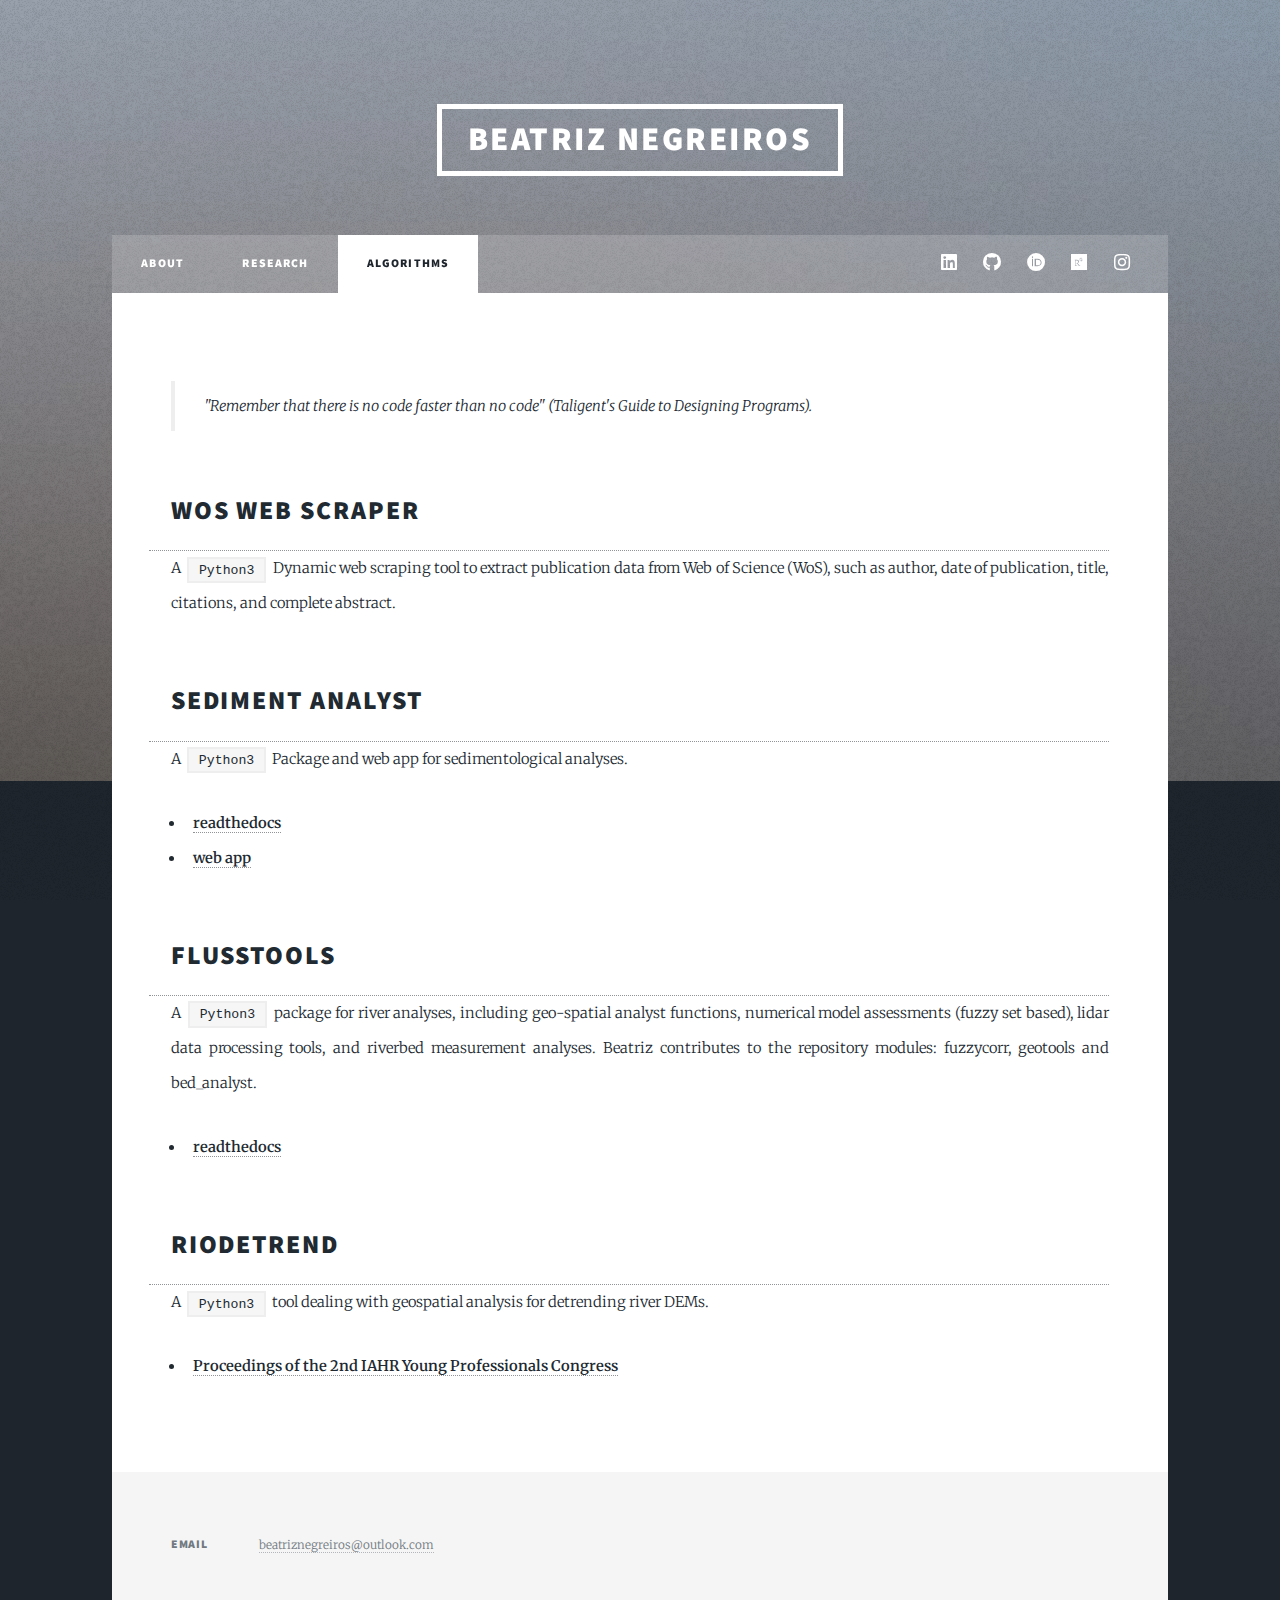
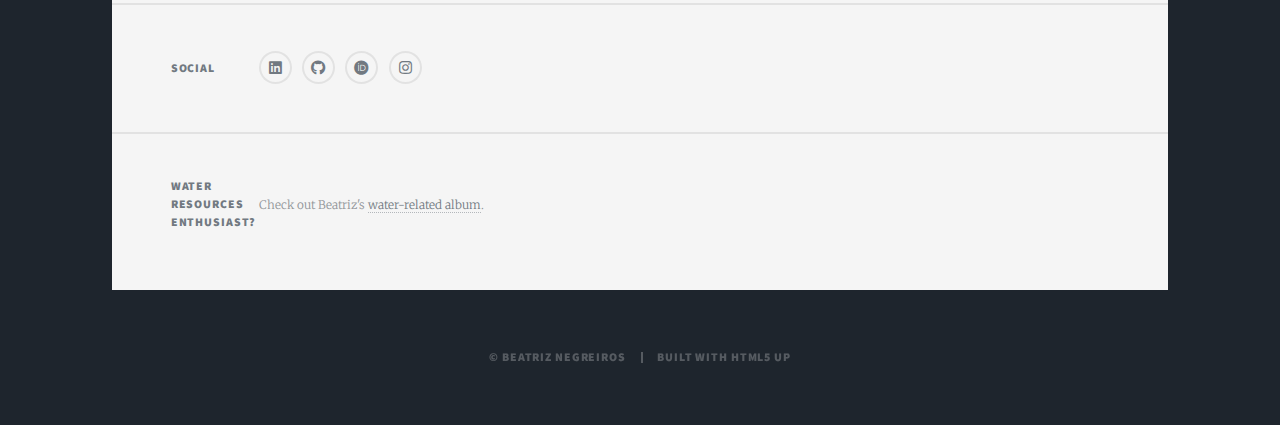
<file: algorithms.html>
<!DOCTYPE HTML>
<!--
	Massively by HTML5 UP
	html5up.net | @ajlkn
	Free for personal and commercial use under the CCA 3.0 license (html5up.net/license)
-->
<html>
	<head>
		<title>Beatriz Negreiros - Algorithms</title>
		<meta charset="utf-8" />
		<meta name="viewport" content="width=device-width, initial-scale=1, user-scalable=no" />
		<link rel="icon" href="images/favicon.ico" type="image/png">
		<link rel="stylesheet" href="assets/css/main.css" />
		<noscript><link rel="stylesheet" href="assets/css/noscript.css" /></noscript>
	</head>
	<body class="is-preload">

		<!-- Wrapper -->
			<div id="wrapper">

				<!-- Header -->
					<header id="header">
						<a href="index.html" class="logo">Beatriz Negreiros</a>
					</header>

				<!-- Nav -->
					<nav id="nav">
						<ul class="links">
							<li><a href="index.html">About</a></li>
							<li><a href="research.html">Research</a></li>
							<li class="active"><a href="algorithms.html">Algorithms</a></li>
						</ul>
						<ul class="icons">
							<li><a href="https://www.linkedin.com/in/beatriz-negreiros/" class="icon brands fa-linkedin"><span class="label">LinkedIn</span></a></li>
							<li><a href="https://github.com/beatriznegreiros" class="icon brands fa-github"><span class="label">GitHub</span></a></li>							
							<li><a href="https://orcid.org/0000-0001-7427-8871" class="icon brands fa-orcid"><span class="label">Orcid</span></a></li>
							<li><a href="https://www.researchgate.net/profile/Beatriz-Medeiros-Fernandes-Negreiros?ev=prf_overview	" class="icon brands fa-researchgate"><span class="label">ResearchGate</span></a></li>
							<li><a href="https://www.instagram.com/beatriznegreiros/" class="icon brands fa-instagram"><span class="label">Instagram</span></a></li>
						</ul>
					</nav>

				<!-- Main -->
					<div id="main">

						<!-- Post -->
							<section class="post">
								<blockquote>"Remember that there is no code faster than no code" (Taligent's Guide to Designing Programs).</blockquote>
								</br>
								
								<a href="https://github.com/beatriznegreiros/web-scraping-wos" class="row"><h2>WoS web scraper</h2></a>
								<!-- Text stuff -->
									<p> A <code>Python3</code> Dynamic web scraping tool to extract publication data from Web of Science (WoS), such as author, date of publication, title, citations, and complete abstract. </p>
									</br>
								
								<a href="https://github.com/beatriznegreiros/sediment-analyst" class="row"><h2>Sediment Analyst</h2></a>
								<!-- Text stuff -->
									<p> A <code>Python3</code> Package and web app for sedimentological analyses. </p>
											<ul>
												<li><a href="https://sedimentanalyst-sediment-analyst.readthedocs-hosted.com/en/latest/sedimentanalyst.analyzer.html#module-sedimentanalyst.analyzer.statistical_analyzer"><b>readthedocs</b></a></li>
												<li><a href="https://sedimentanalyst.herokuapp.com/"><b>web app</b></a></li>
											</ul>
									</br>
								
								<a href="https://github.com/Ecohydraulics/flusstools-pckg" class="row"><h2>FlussTools</h2></a>
								<!-- Text stuff -->
									<p> A <code>Python3</code> package for river analyses, including geo-spatial analyst functions, 
									numerical model assessments (fuzzy set based), lidar data processing tools, and riverbed measurement 
									analyses. Beatriz contributes to the repository modules: fuzzycorr, geotools and bed_analyst. </p>
											<ul>
												<li><a href="https://flusstools.readthedocs.io/en/latest/"><b>readthedocs</b></a></li>
											</ul>
								</br>
								
								<a href="https://github.com/Ecohydraulics/flusstools-pckg" class="row"><h2>RioDetrend</h2></a>
								<!-- Text stuff -->
									<p> A <code>Python3</code> tool dealing with geospatial analysis for detrending river DEMs.</p>
											<ul>
												<li><a href="https://www.iahr.org/library/infor?pid=20555"><b>Proceedings of the 2nd IAHR Young Professionals Congress </b></a></li>
											</ul>

							</section>

					</div>

				<!-- Footer -->
					<footer id="footer">
						<section class="split contact">
							<section>
								<h3>Email</h3>
								<p><a href="mailto:beatriznegreiros@outlook.com">beatriznegreiros@outlook.com</a></p>
							</section>
							<section>
								<h3>Social</h3>
								<ul class="icons alt">
									<li><a href="https://www.linkedin.com/in/beatriz-negreiros/" class="icon brands fa-linkedin"><span class="label">LinkedIn</span></a></li>
									<li><a href="https://github.com/beatriznegreiros" class="icon brands fa-github"><span class="label">GitHub</span></a></li>							
									<li><a href="https://orcid.org/0000-0001-7427-8871" class="icon brands fa-orcid"><span class="label">Orcid</span></a></li>							
									<li><a href="https://www.instagram.com/beatriznegreiros/" class="icon brands fa-instagram"><span class="label">Instagram</span></a></li>
							</section>
							<section>
								<h3>Water resources enthusiast?</h3>
								<p>Check out Beatriz's <a href="https://beatriznegreiros.com/album/">water-related album</a>.</p>
							</section>
						</section>
					</footer>

				<!-- Copyright -->
					<div id="copyright">
						<ul><li>&copy; Beatriz Negreiros</li><li>Built with HTML5 UP</li></ul>
					</div>

			</div>

		<!-- Scripts -->
			<script src="assets/js/jquery.min.js"></script>
			<script src="assets/js/jquery.scrollex.min.js"></script>
			<script src="assets/js/jquery.scrolly.min.js"></script>
			<script src="assets/js/browser.min.js"></script>
			<script src="assets/js/breakpoints.min.js"></script>
			<script src="assets/js/util.js"></script>
			<script src="assets/js/main.js"></script>

	</body>
</html>
</file>
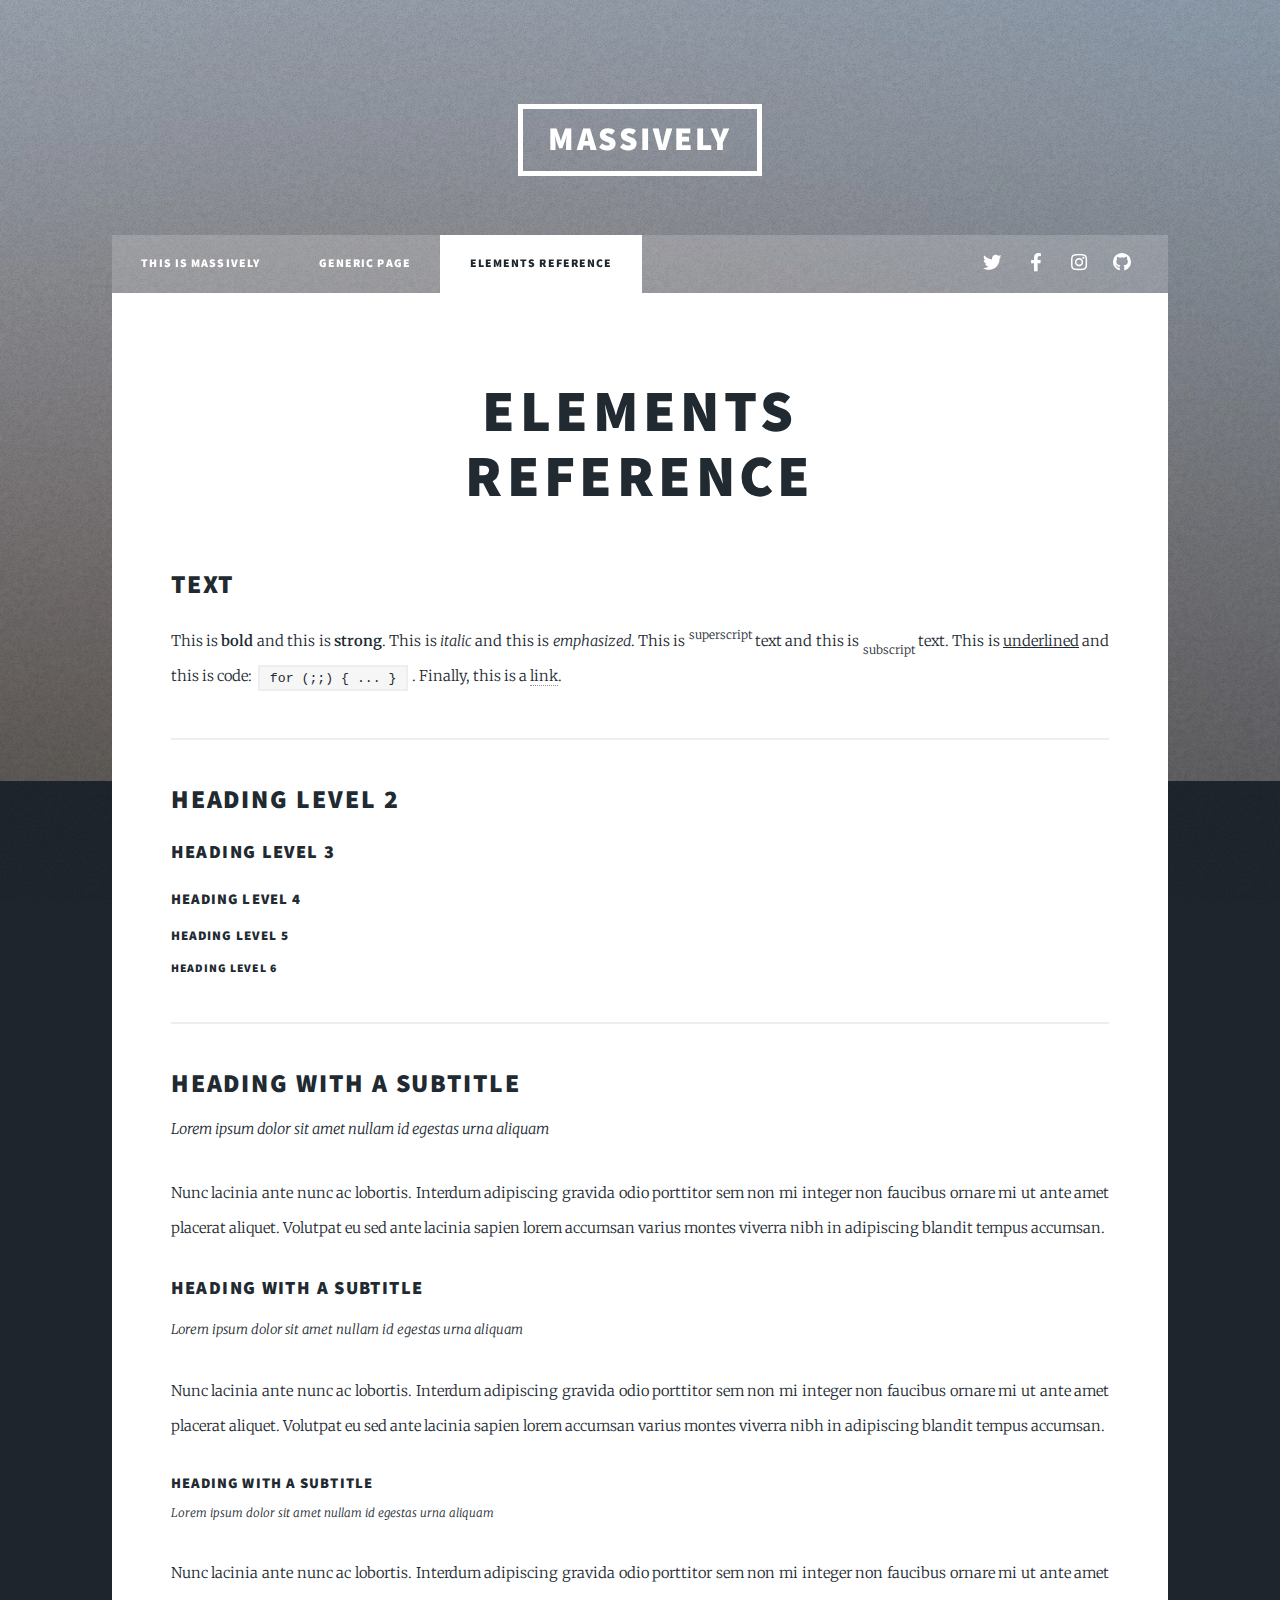
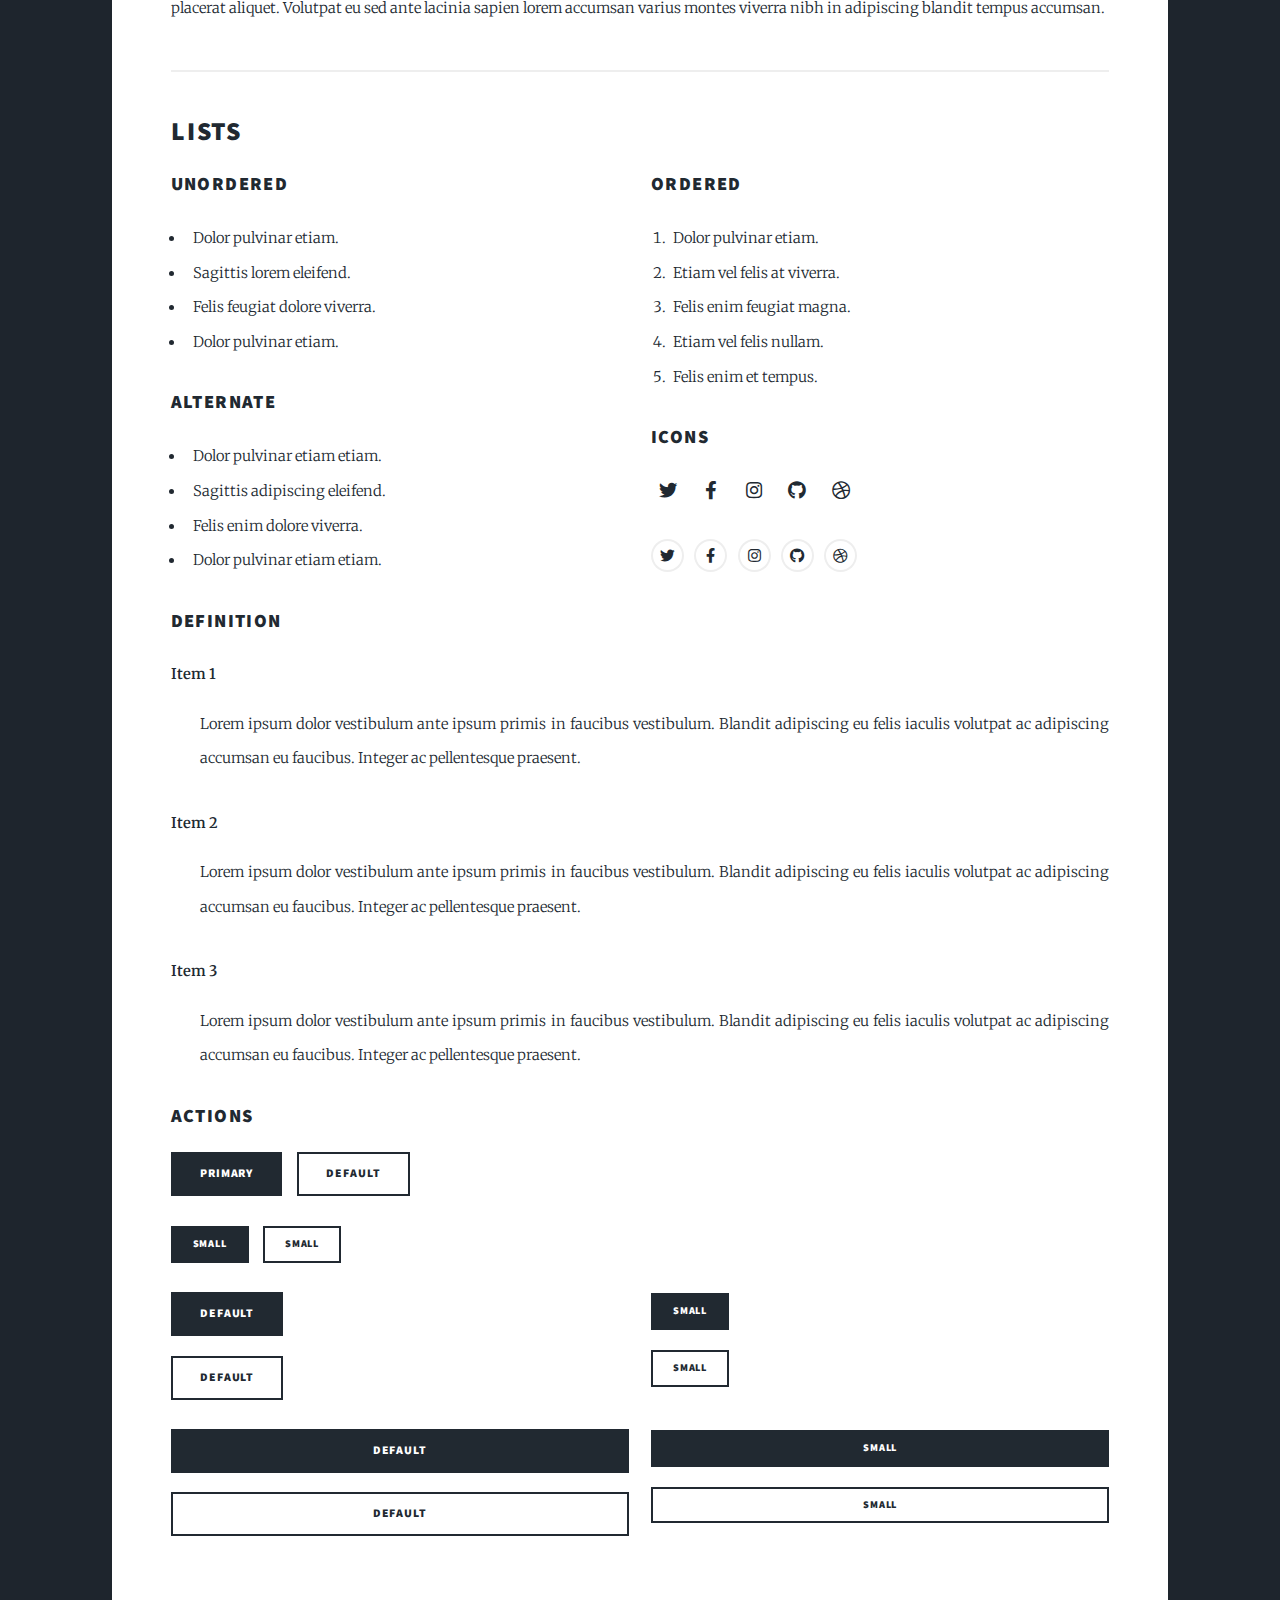
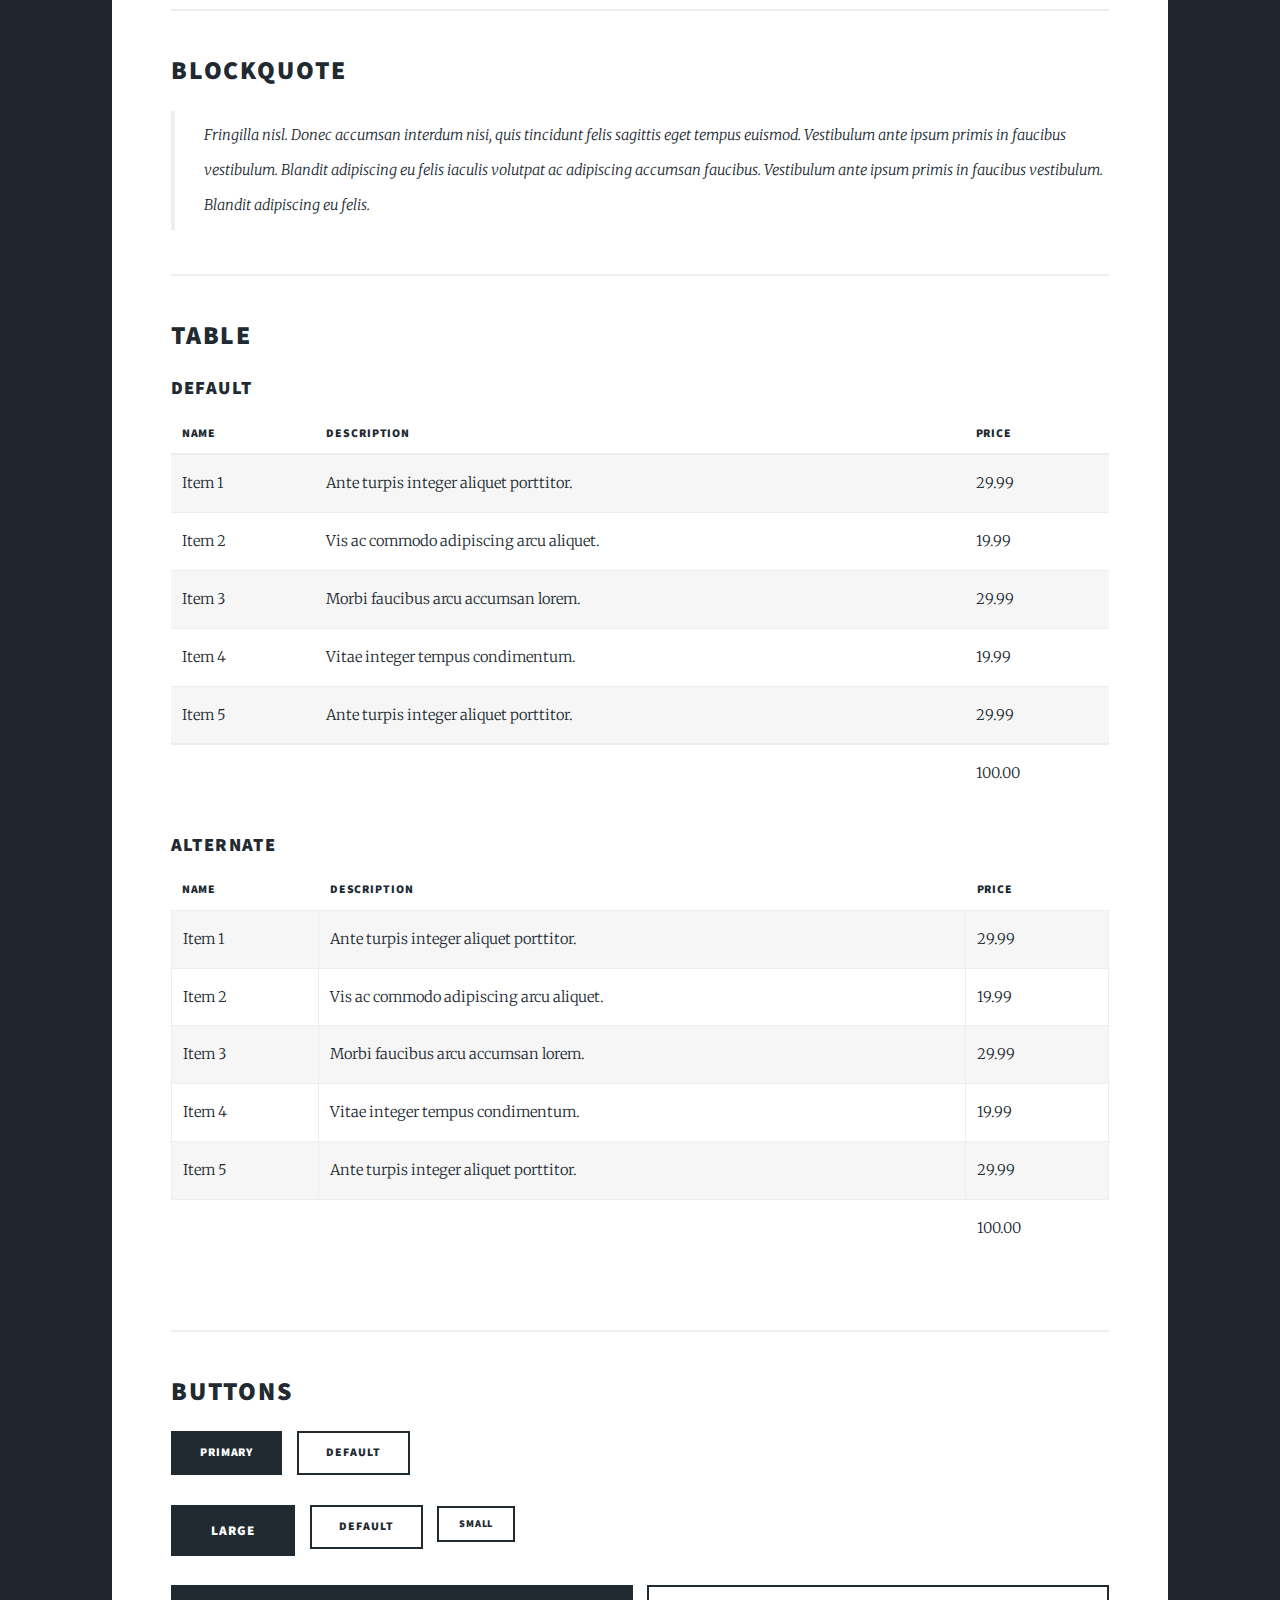
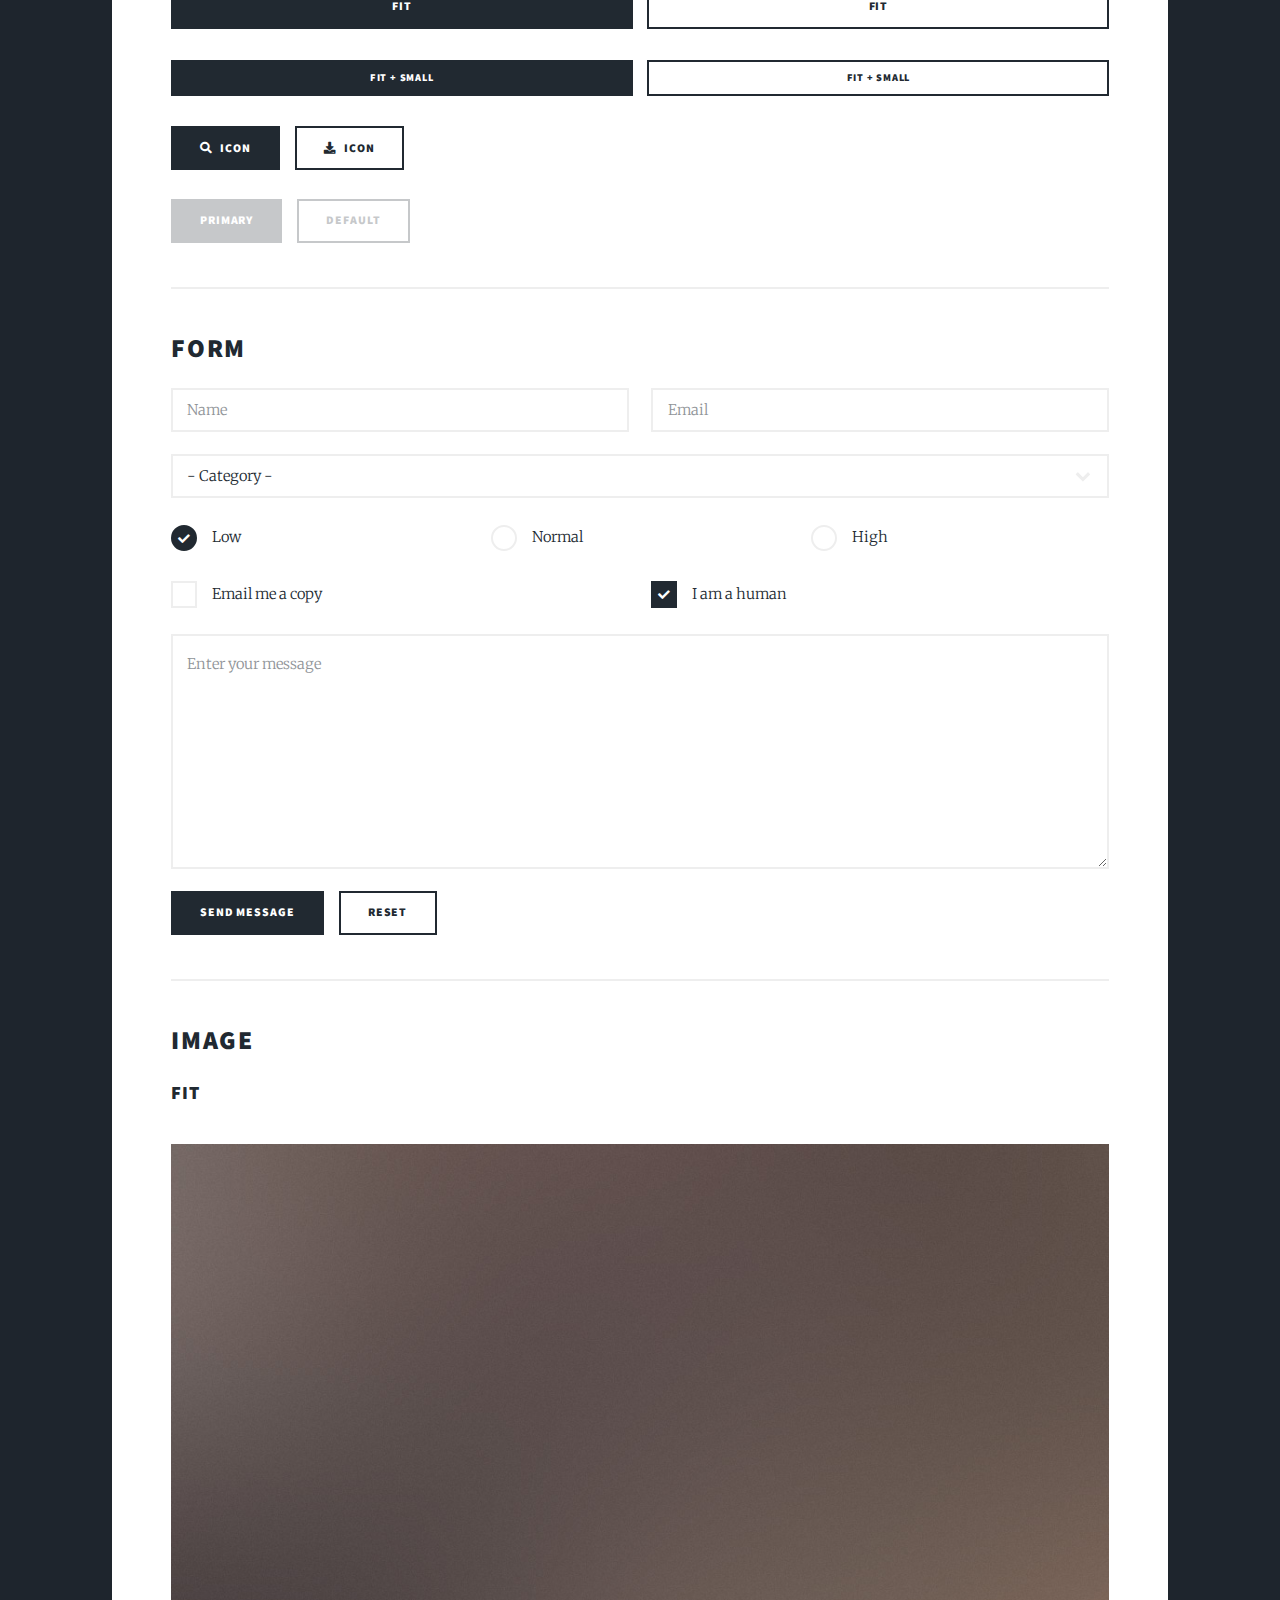
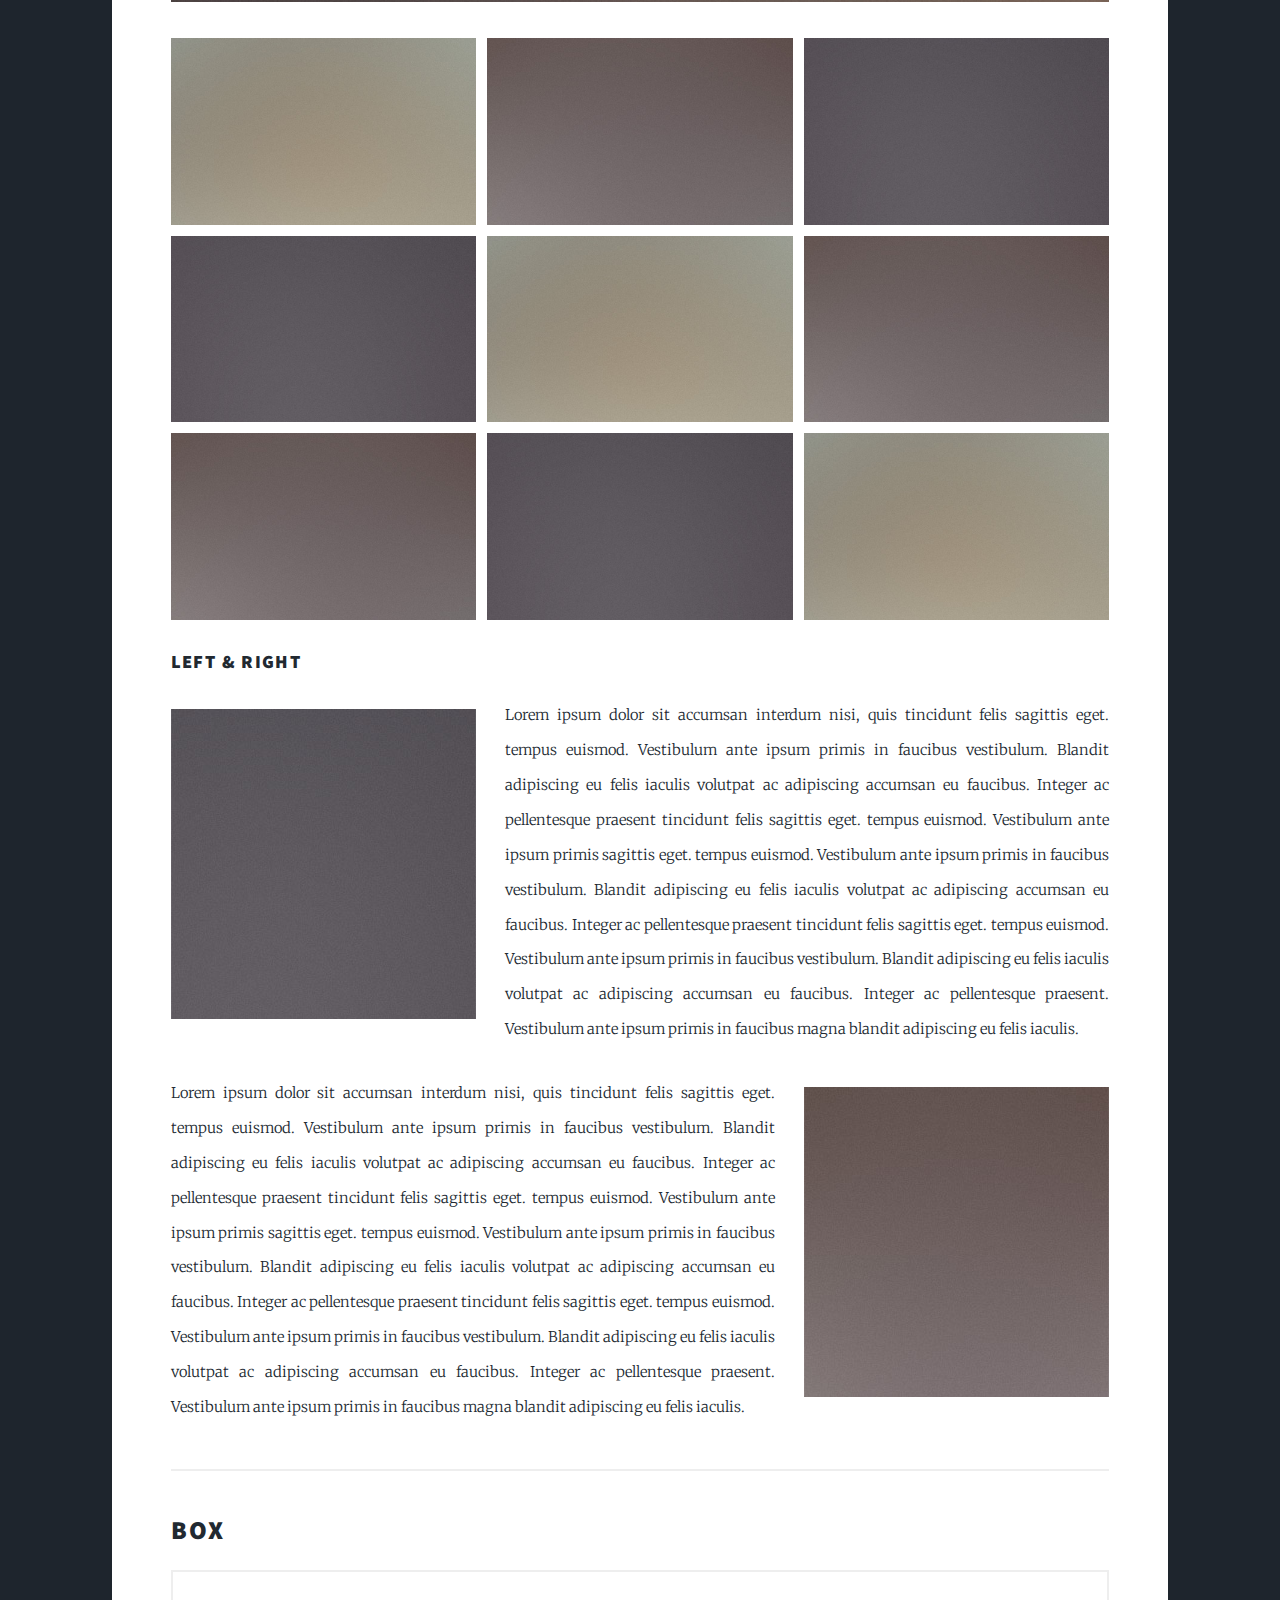
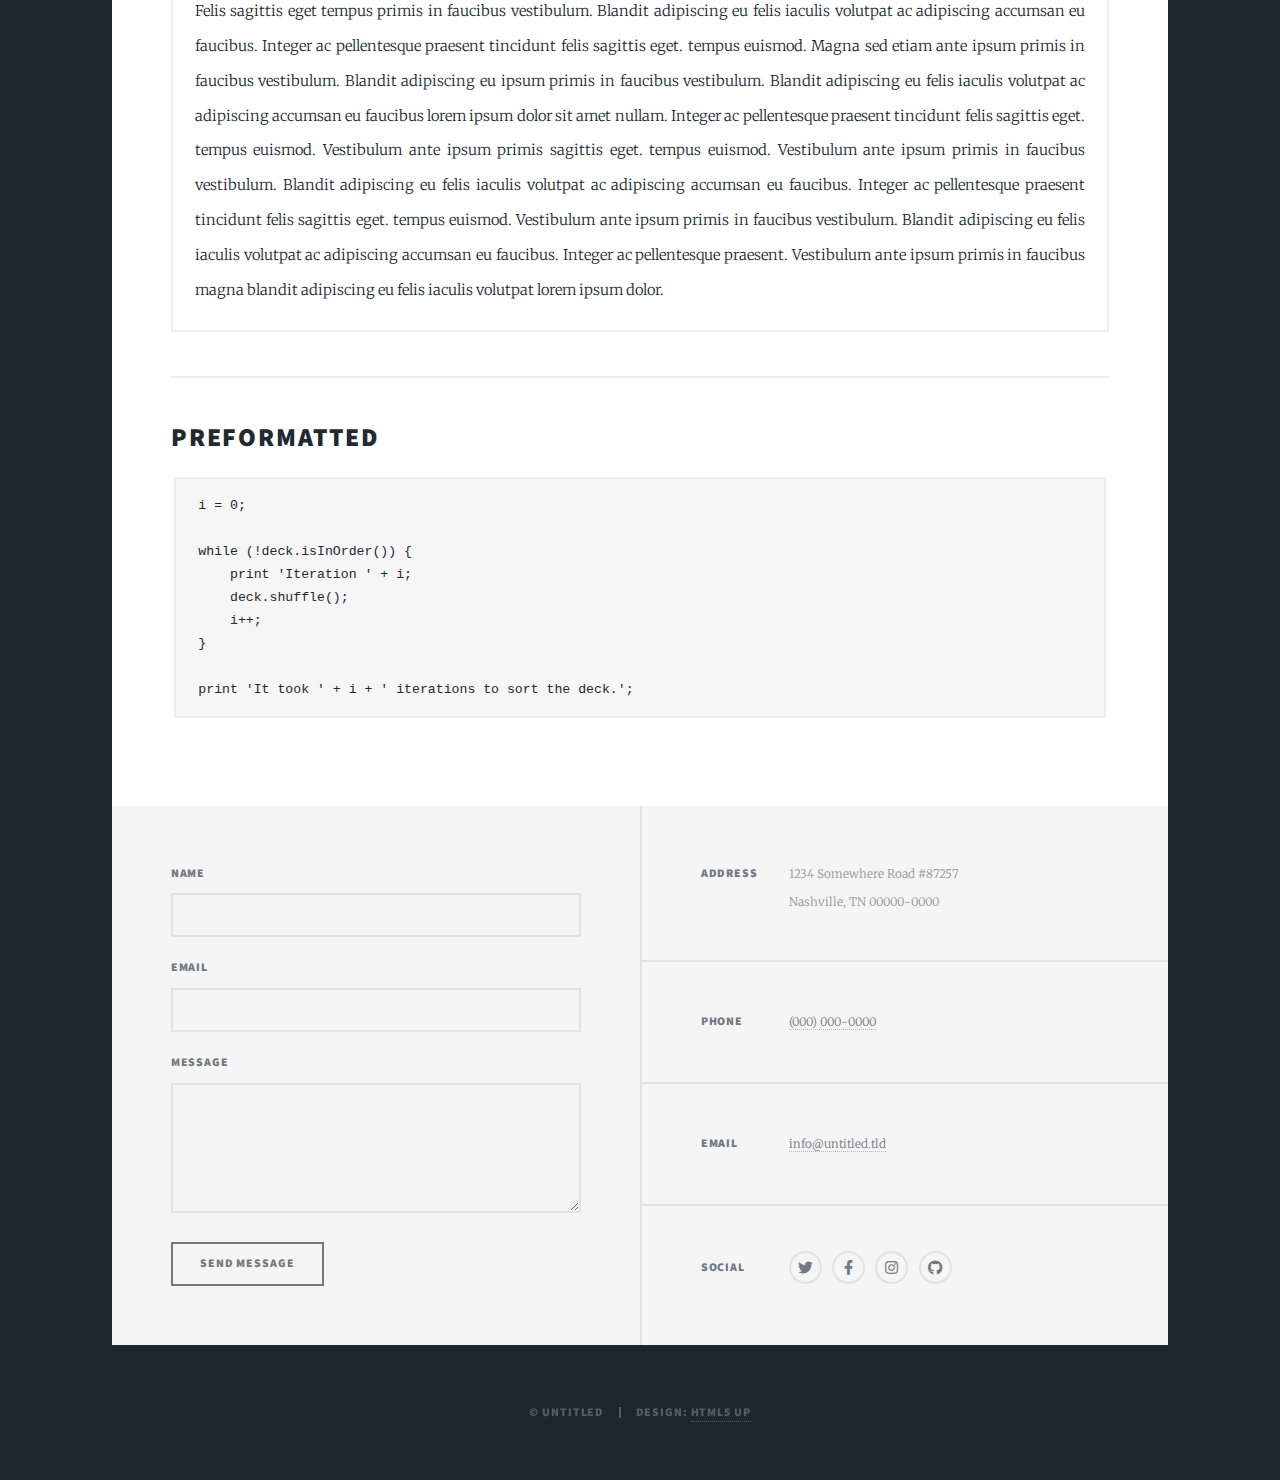
<file: elements.html>
<!DOCTYPE HTML>
<!--
	Massively by HTML5 UP
	html5up.net | @ajlkn
	Free for personal and commercial use under the CCA 3.0 license (html5up.net/license)
-->
<html>
	<head>
		<title>Elements Reference - Massively by HTML5 UP</title>
		<meta charset="utf-8" />
		<meta name="viewport" content="width=device-width, initial-scale=1, user-scalable=no" />
		<link rel="stylesheet" href="assets/css/main.css" />
		<noscript><link rel="stylesheet" href="assets/css/noscript.css" /></noscript>
	</head>
	<body class="is-preload">

		<!-- Wrapper -->
			<div id="wrapper">

				<!-- Header -->
					<header id="header">
						<a href="index.html" class="logo">Massively</a>
					</header>

				<!-- Nav -->
					<nav id="nav">
						<ul class="links">
							<li><a href="index.html">This is Massively</a></li>
							<li><a href="generic.html">Generic Page</a></li>
							<li class="active"><a href="elements.html">Elements Reference</a></li>
						</ul>
						<ul class="icons">
							<li><a href="#" class="icon brands fa-twitter"><span class="label">Twitter</span></a></li>
							<li><a href="#" class="icon brands fa-facebook-f"><span class="label">Facebook</span></a></li>
							<li><a href="#" class="icon brands fa-instagram"><span class="label">Instagram</span></a></li>
							<li><a href="#" class="icon brands fa-github"><span class="label">GitHub</span></a></li>
						</ul>
					</nav>

				<!-- Main -->
					<div id="main">

						<!-- Post -->
							<section class="post">
								<header class="major">
									<h1>Elements<br />
									Reference</h1>
								</header>

								<!-- Text stuff -->
									<h2>Text</h2>
									<p>This is <b>bold</b> and this is <strong>strong</strong>. This is <i>italic</i> and this is <em>emphasized</em>.
									This is <sup>superscript</sup> text and this is <sub>subscript</sub> text.
									This is <u>underlined</u> and this is code: <code>for (;;) { ... }</code>.
									Finally, this is a <a href="#">link</a>.</p>
									<hr />
									<h2>Heading Level 2</h2>
									<h3>Heading Level 3</h3>
									<h4>Heading Level 4</h4>
									<h5>Heading Level 5</h5>
									<h6>Heading Level 6</h6>
									<hr />
									<header>
										<h2>Heading with a Subtitle</h2>
										<p>Lorem ipsum dolor sit amet nullam id egestas urna aliquam</p>
									</header>
									<p>Nunc lacinia ante nunc ac lobortis. Interdum adipiscing gravida odio porttitor sem non mi integer non faucibus ornare mi ut ante amet placerat aliquet. Volutpat eu sed ante lacinia sapien lorem accumsan varius montes viverra nibh in adipiscing blandit tempus accumsan.</p>
									<header>
										<h3>Heading with a Subtitle</h3>
										<p>Lorem ipsum dolor sit amet nullam id egestas urna aliquam</p>
									</header>
									<p>Nunc lacinia ante nunc ac lobortis. Interdum adipiscing gravida odio porttitor sem non mi integer non faucibus ornare mi ut ante amet placerat aliquet. Volutpat eu sed ante lacinia sapien lorem accumsan varius montes viverra nibh in adipiscing blandit tempus accumsan.</p>
									<header>
										<h4>Heading with a Subtitle</h4>
										<p>Lorem ipsum dolor sit amet nullam id egestas urna aliquam</p>
									</header>
									<p>Nunc lacinia ante nunc ac lobortis. Interdum adipiscing gravida odio porttitor sem non mi integer non faucibus ornare mi ut ante amet placerat aliquet. Volutpat eu sed ante lacinia sapien lorem accumsan varius montes viverra nibh in adipiscing blandit tempus accumsan.</p>

									<hr />

								<!-- Lists -->
									<h2>Lists</h2>
									<div class="row">
										<div class="col-6 col-12-small">

											<h3>Unordered</h3>
											<ul>
												<li>Dolor pulvinar etiam.</li>
												<li>Sagittis lorem eleifend.</li>
												<li>Felis feugiat dolore viverra.</li>
												<li>Dolor pulvinar etiam.</li>
											</ul>

											<h3>Alternate</h3>
											<ul class="alt">
												<li>Dolor pulvinar etiam etiam.</li>
												<li>Sagittis adipiscing eleifend.</li>
												<li>Felis enim dolore viverra.</li>
												<li>Dolor pulvinar etiam etiam.</li>
											</ul>

										</div>
										<div class="col-6 col-12-small">

											<h3>Ordered</h3>
											<ol>
												<li>Dolor pulvinar etiam.</li>
												<li>Etiam vel felis at viverra.</li>
												<li>Felis enim feugiat magna.</li>
												<li>Etiam vel felis nullam.</li>
												<li>Felis enim et tempus.</li>
											</ol>

											<h3>Icons</h3>
											<ul class="icons">
												<li><a href="#" class="icon brands fa-twitter"><span class="label">Twitter</span></a></li>
												<li><a href="#" class="icon brands fa-facebook-f"><span class="label">Facebook</span></a></li>
												<li><a href="#" class="icon brands fa-instagram"><span class="label">Instagram</span></a></li>
												<li><a href="#" class="icon brands fa-github"><span class="label">Github</span></a></li>
												<li><a href="#" class="icon brands fa-dribbble"><span class="label">Dribbble</span></a></li>
											</ul>
											<ul class="icons alt">
												<li><a href="#" class="icon brands alt fa-twitter"><span class="label">Twitter</span></a></li>
												<li><a href="#" class="icon brands alt fa-facebook-f"><span class="label">Facebook</span></a></li>
												<li><a href="#" class="icon brands alt fa-instagram"><span class="label">Instagram</span></a></li>
												<li><a href="#" class="icon brands alt fa-github"><span class="label">Github</span></a></li>
												<li><a href="#" class="icon brands alt fa-dribbble"><span class="label">Dribbble</span></a></li>
											</ul>

										</div>
									</div>
									<h3>Definition</h3>
									<dl>
										<dt>Item 1</dt>
										<dd>
											<p>Lorem ipsum dolor vestibulum ante ipsum primis in faucibus vestibulum. Blandit adipiscing eu felis iaculis volutpat ac adipiscing accumsan eu faucibus. Integer ac pellentesque praesent.</p>
										</dd>
										<dt>Item 2</dt>
										<dd>
											<p>Lorem ipsum dolor vestibulum ante ipsum primis in faucibus vestibulum. Blandit adipiscing eu felis iaculis volutpat ac adipiscing accumsan eu faucibus. Integer ac pellentesque praesent.</p>
										</dd>
										<dt>Item 3</dt>
										<dd>
											<p>Lorem ipsum dolor vestibulum ante ipsum primis in faucibus vestibulum. Blandit adipiscing eu felis iaculis volutpat ac adipiscing accumsan eu faucibus. Integer ac pellentesque praesent.</p>
										</dd>
									</dl>

									<h3>Actions</h3>
									<ul class="actions">
										<li><a href="#" class="button primary">Primary</a></li>
										<li><a href="#" class="button">Default</a></li>
									</ul>
									<ul class="actions small">
										<li><a href="#" class="button primary small">Small</a></li>
										<li><a href="#" class="button small">Small</a></li>
									</ul>
									<div class="row">
										<div class="col-6 col-12-small">
											<ul class="actions stacked">
												<li><a href="#" class="button primary">Default</a></li>
												<li><a href="#" class="button">Default</a></li>
											</ul>
										</div>
										<div class="col-6 col-12-small">
											<ul class="actions stacked">
												<li><a href="#" class="button primary small">Small</a></li>
												<li><a href="#" class="button small">Small</a></li>
											</ul>
										</div>
									</div>
									<div class="row">
										<div class="col-6 col-12-small">
											<ul class="actions stacked">
												<li><a href="#" class="button primary fit">Default</a></li>
												<li><a href="#" class="button fit">Default</a></li>
											</ul>
										</div>
										<div class="col-6 col-12-small">
											<ul class="actions stacked">
												<li><a href="#" class="button primary small fit">Small</a></li>
												<li><a href="#" class="button small fit">Small</a></li>
											</ul>
										</div>
									</div>

									<hr />

								<!-- Blockquote -->
									<h2>Blockquote</h2>
									<blockquote>Fringilla nisl. Donec accumsan interdum nisi, quis tincidunt felis sagittis eget tempus euismod. Vestibulum ante ipsum primis in faucibus vestibulum. Blandit adipiscing eu felis iaculis volutpat ac adipiscing accumsan faucibus. Vestibulum ante ipsum primis in faucibus vestibulum. Blandit adipiscing eu felis.</blockquote>

									<hr />

								<!-- Table -->
									<h2>Table</h2>

									<h3>Default</h3>
									<div class="table-wrapper">
										<table>
											<thead>
												<tr>
													<th>Name</th>
													<th>Description</th>
													<th>Price</th>
												</tr>
											</thead>
											<tbody>
												<tr>
													<td>Item 1</td>
													<td>Ante turpis integer aliquet porttitor.</td>
													<td>29.99</td>
												</tr>
												<tr>
													<td>Item 2</td>
													<td>Vis ac commodo adipiscing arcu aliquet.</td>
													<td>19.99</td>
												</tr>
												<tr>
													<td>Item 3</td>
													<td> Morbi faucibus arcu accumsan lorem.</td>
													<td>29.99</td>
												</tr>
												<tr>
													<td>Item 4</td>
													<td>Vitae integer tempus condimentum.</td>
													<td>19.99</td>
												</tr>
												<tr>
													<td>Item 5</td>
													<td>Ante turpis integer aliquet porttitor.</td>
													<td>29.99</td>
												</tr>
											</tbody>
											<tfoot>
												<tr>
													<td colspan="2"></td>
													<td>100.00</td>
												</tr>
											</tfoot>
										</table>
									</div>

									<h3>Alternate</h3>
									<div class="table-wrapper">
										<table class="alt">
											<thead>
												<tr>
													<th>Name</th>
													<th>Description</th>
													<th>Price</th>
												</tr>
											</thead>
											<tbody>
												<tr>
													<td>Item 1</td>
													<td>Ante turpis integer aliquet porttitor.</td>
													<td>29.99</td>
												</tr>
												<tr>
													<td>Item 2</td>
													<td>Vis ac commodo adipiscing arcu aliquet.</td>
													<td>19.99</td>
												</tr>
												<tr>
													<td>Item 3</td>
													<td> Morbi faucibus arcu accumsan lorem.</td>
													<td>29.99</td>
												</tr>
												<tr>
													<td>Item 4</td>
													<td>Vitae integer tempus condimentum.</td>
													<td>19.99</td>
												</tr>
												<tr>
													<td>Item 5</td>
													<td>Ante turpis integer aliquet porttitor.</td>
													<td>29.99</td>
												</tr>
											</tbody>
											<tfoot>
												<tr>
													<td colspan="2"></td>
													<td>100.00</td>
												</tr>
											</tfoot>
										</table>
									</div>

									<hr />

								<!-- Buttons -->
									<h2>Buttons</h2>
									<ul class="actions">
										<li><a href="#" class="button primary">Primary</a></li>
										<li><a href="#" class="button">Default</a></li>
									</ul>
									<ul class="actions">
										<li><a href="#" class="button primary large">Large</a></li>
										<li><a href="#" class="button">Default</a></li>
										<li><a href="#" class="button small">Small</a></li>
									</ul>
									<ul class="actions fit">
										<li><a href="#" class="button primary fit">Fit</a></li>
										<li><a href="#" class="button fit">Fit</a></li>
									</ul>
									<ul class="actions fit small">
										<li><a href="#" class="button primary fit small">Fit + Small</a></li>
										<li><a href="#" class="button fit small">Fit + Small</a></li>
									</ul>
									<ul class="actions">
										<li><a href="#" class="button primary icon solid fa-search">Icon</a></li>
										<li><a href="#" class="button icon solid fa-download">Icon</a></li>
									</ul>
									<ul class="actions">
										<li><span class="button primary disabled">Primary</span></li>
										<li><span class="button disabled">Default</span></li>
									</ul>

									<hr />

								<!-- Form -->
									<h2>Form</h2>

									<form method="post" action="#">
										<div class="row gtr-uniform">
											<div class="col-6 col-12-xsmall">
												<input type="text" name="demo-name" id="demo-name" value="" placeholder="Name" />
											</div>
											<div class="col-6 col-12-xsmall">
												<input type="email" name="demo-email" id="demo-email" value="" placeholder="Email" />
											</div>
											<!-- Break -->
											<div class="col-12">
												<select name="demo-category" id="demo-category">
													<option value="">- Category -</option>
													<option value="1">Manufacturing</option>
													<option value="1">Shipping</option>
													<option value="1">Administration</option>
													<option value="1">Human Resources</option>
												</select>
											</div>
											<!-- Break -->
											<div class="col-4 col-12-small">
												<input type="radio" id="demo-priority-low" name="demo-priority" checked>
												<label for="demo-priority-low">Low</label>
											</div>
											<div class="col-4 col-12-small">
												<input type="radio" id="demo-priority-normal" name="demo-priority">
												<label for="demo-priority-normal">Normal</label>
											</div>
											<div class="col-4 col-12-small">
												<input type="radio" id="demo-priority-high" name="demo-priority">
												<label for="demo-priority-high">High</label>
											</div>
											<!-- Break -->
											<div class="col-6 col-12-small">
												<input type="checkbox" id="demo-copy" name="demo-copy">
												<label for="demo-copy">Email me a copy</label>
											</div>
											<div class="col-6 col-12-small">
												<input type="checkbox" id="demo-human" name="demo-human" checked>
												<label for="demo-human">I am a human</label>
											</div>
											<!-- Break -->
											<div class="col-12">
												<textarea name="demo-message" id="demo-message" placeholder="Enter your message" rows="6"></textarea>
											</div>
											<!-- Break -->
											<div class="col-12">
												<ul class="actions">
													<li><input type="submit" value="Send Message" class="primary" /></li>
													<li><input type="reset" value="Reset" /></li>
												</ul>
											</div>
										</div>
									</form>

									<hr />

								<!-- Image -->
									<h2>Image</h2>

									<h3>Fit</h3>
									<span class="image fit"><img src="images/pic01.jpg" alt="" /></span>
									<div class="box alt">
										<div class="row gtr-50 gtr-uniform">
											<div class="col-4"><span class="image fit"><img src="images/pic02.jpg" alt="" /></span></div>
											<div class="col-4"><span class="image fit"><img src="images/pic03.jpg" alt="" /></span></div>
											<div class="col-4"><span class="image fit"><img src="images/pic04.jpg" alt="" /></span></div>
											<!-- Break -->
											<div class="col-4"><span class="image fit"><img src="images/pic04.jpg" alt="" /></span></div>
											<div class="col-4"><span class="image fit"><img src="images/pic02.jpg" alt="" /></span></div>
											<div class="col-4"><span class="image fit"><img src="images/pic03.jpg" alt="" /></span></div>
											<!-- Break -->
											<div class="col-4"><span class="image fit"><img src="images/pic03.jpg" alt="" /></span></div>
											<div class="col-4"><span class="image fit"><img src="images/pic04.jpg" alt="" /></span></div>
											<div class="col-4"><span class="image fit"><img src="images/pic02.jpg" alt="" /></span></div>
										</div>
									</div>

									<h3>Left &amp; Right</h3>
									<p><span class="image left"><img src="images/pic08.jpg" alt="" /></span>Lorem ipsum dolor sit accumsan interdum nisi, quis tincidunt felis sagittis eget. tempus euismod. Vestibulum ante ipsum primis in faucibus vestibulum. Blandit adipiscing eu felis iaculis volutpat ac adipiscing accumsan eu faucibus. Integer ac pellentesque praesent tincidunt felis sagittis eget. tempus euismod. Vestibulum ante ipsum primis sagittis eget. tempus euismod. Vestibulum ante ipsum primis in faucibus vestibulum. Blandit adipiscing eu felis iaculis volutpat ac adipiscing accumsan eu faucibus. Integer ac pellentesque praesent tincidunt felis sagittis eget. tempus euismod. Vestibulum ante ipsum primis in faucibus vestibulum. Blandit adipiscing eu felis iaculis volutpat ac adipiscing accumsan eu faucibus. Integer ac pellentesque praesent. Vestibulum ante ipsum primis in faucibus magna blandit adipiscing eu felis iaculis.</p>
									<p><span class="image right"><img src="images/pic09.jpg" alt="" /></span>Lorem ipsum dolor sit accumsan interdum nisi, quis tincidunt felis sagittis eget. tempus euismod. Vestibulum ante ipsum primis in faucibus vestibulum. Blandit adipiscing eu felis iaculis volutpat ac adipiscing accumsan eu faucibus. Integer ac pellentesque praesent tincidunt felis sagittis eget. tempus euismod. Vestibulum ante ipsum primis sagittis eget. tempus euismod. Vestibulum ante ipsum primis in faucibus vestibulum. Blandit adipiscing eu felis iaculis volutpat ac adipiscing accumsan eu faucibus. Integer ac pellentesque praesent tincidunt felis sagittis eget. tempus euismod. Vestibulum ante ipsum primis in faucibus vestibulum. Blandit adipiscing eu felis iaculis volutpat ac adipiscing accumsan eu faucibus. Integer ac pellentesque praesent. Vestibulum ante ipsum primis in faucibus magna blandit adipiscing eu felis iaculis.</p>

									<hr />

								<!-- Box -->
									<h2>Box</h2>
									<div class="box">
										<p>Felis sagittis eget tempus primis in faucibus vestibulum. Blandit adipiscing eu felis iaculis volutpat ac adipiscing accumsan eu faucibus. Integer ac pellentesque praesent tincidunt felis sagittis eget. tempus euismod. Magna sed etiam ante ipsum primis in faucibus vestibulum. Blandit adipiscing eu ipsum primis in faucibus vestibulum. Blandit adipiscing eu felis iaculis volutpat ac adipiscing accumsan eu faucibus lorem ipsum dolor sit amet nullam. Integer ac pellentesque praesent tincidunt felis sagittis eget. tempus euismod. Vestibulum ante ipsum primis sagittis eget. tempus euismod. Vestibulum ante ipsum primis in faucibus vestibulum. Blandit adipiscing eu felis iaculis volutpat ac adipiscing accumsan eu faucibus. Integer ac pellentesque praesent tincidunt felis sagittis eget. tempus euismod. Vestibulum ante ipsum primis in faucibus vestibulum. Blandit adipiscing eu felis iaculis volutpat ac adipiscing accumsan eu faucibus. Integer ac pellentesque praesent. Vestibulum ante ipsum primis in faucibus magna blandit adipiscing eu felis iaculis volutpat lorem ipsum dolor.</p>
									</div>

									<hr />

								<!-- Preformatted Code -->
									<h2>Preformatted</h2>
									<pre><code>i = 0;

while (!deck.isInOrder()) {
    print 'Iteration ' + i;
    deck.shuffle();
    i++;
}

print 'It took ' + i + ' iterations to sort the deck.';
</code></pre>

							</section>

					</div>

				<!-- Footer -->
					<footer id="footer">
						<section>
							<form method="post" action="#">
								<div class="fields">
									<div class="field">
										<label for="name">Name</label>
										<input type="text" name="name" id="name" />
									</div>
									<div class="field">
										<label for="email">Email</label>
										<input type="text" name="email" id="email" />
									</div>
									<div class="field">
										<label for="message">Message</label>
										<textarea name="message" id="message" rows="3"></textarea>
									</div>
								</div>
								<ul class="actions">
									<li><input type="submit" value="Send Message" /></li>
								</ul>
							</form>
						</section>
						<section class="split contact">
							<section class="alt">
								<h3>Address</h3>
								<p>1234 Somewhere Road #87257<br />
								Nashville, TN 00000-0000</p>
							</section>
							<section>
								<h3>Phone</h3>
								<p><a href="#">(000) 000-0000</a></p>
							</section>
							<section>
								<h3>Email</h3>
								<p><a href="#">info@untitled.tld</a></p>
							</section>
							<section>
								<h3>Social</h3>
								<ul class="icons alt">
									<li><a href="#" class="icon brands alt fa-twitter"><span class="label">Twitter</span></a></li>
									<li><a href="#" class="icon brands alt fa-facebook-f"><span class="label">Facebook</span></a></li>
									<li><a href="#" class="icon brands alt fa-instagram"><span class="label">Instagram</span></a></li>
									<li><a href="#" class="icon brands alt fa-github"><span class="label">GitHub</span></a></li>
								</ul>
							</section>
						</section>
					</footer>

				<!-- Copyright -->
					<div id="copyright">
						<ul><li>&copy; Untitled</li><li>Design: <a href="https://html5up.net">HTML5 UP</a></li></ul>
					</div>

			</div>

		<!-- Scripts -->
			<script src="assets/js/jquery.min.js"></script>
			<script src="assets/js/jquery.scrollex.min.js"></script>
			<script src="assets/js/jquery.scrolly.min.js"></script>
			<script src="assets/js/browser.min.js"></script>
			<script src="assets/js/breakpoints.min.js"></script>
			<script src="assets/js/util.js"></script>
			<script src="assets/js/main.js"></script>

	</body>
</html>
</file>
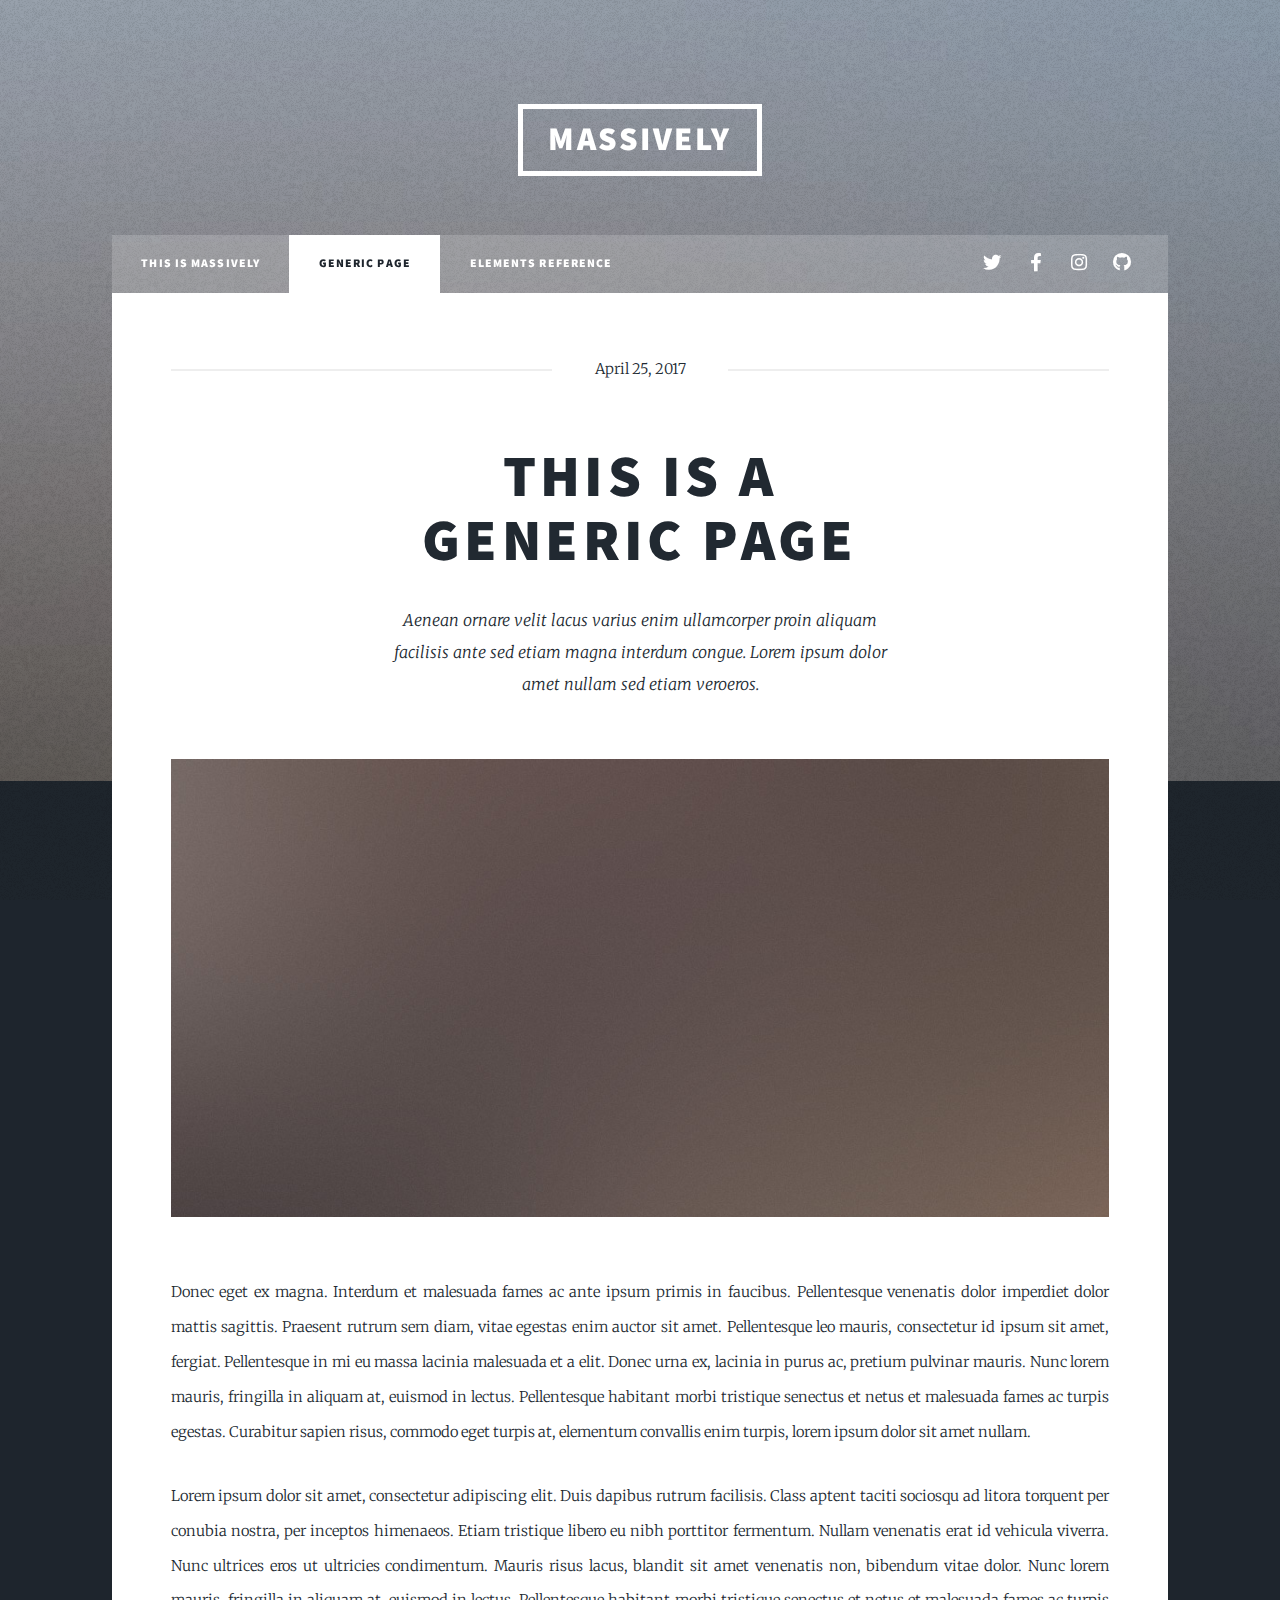
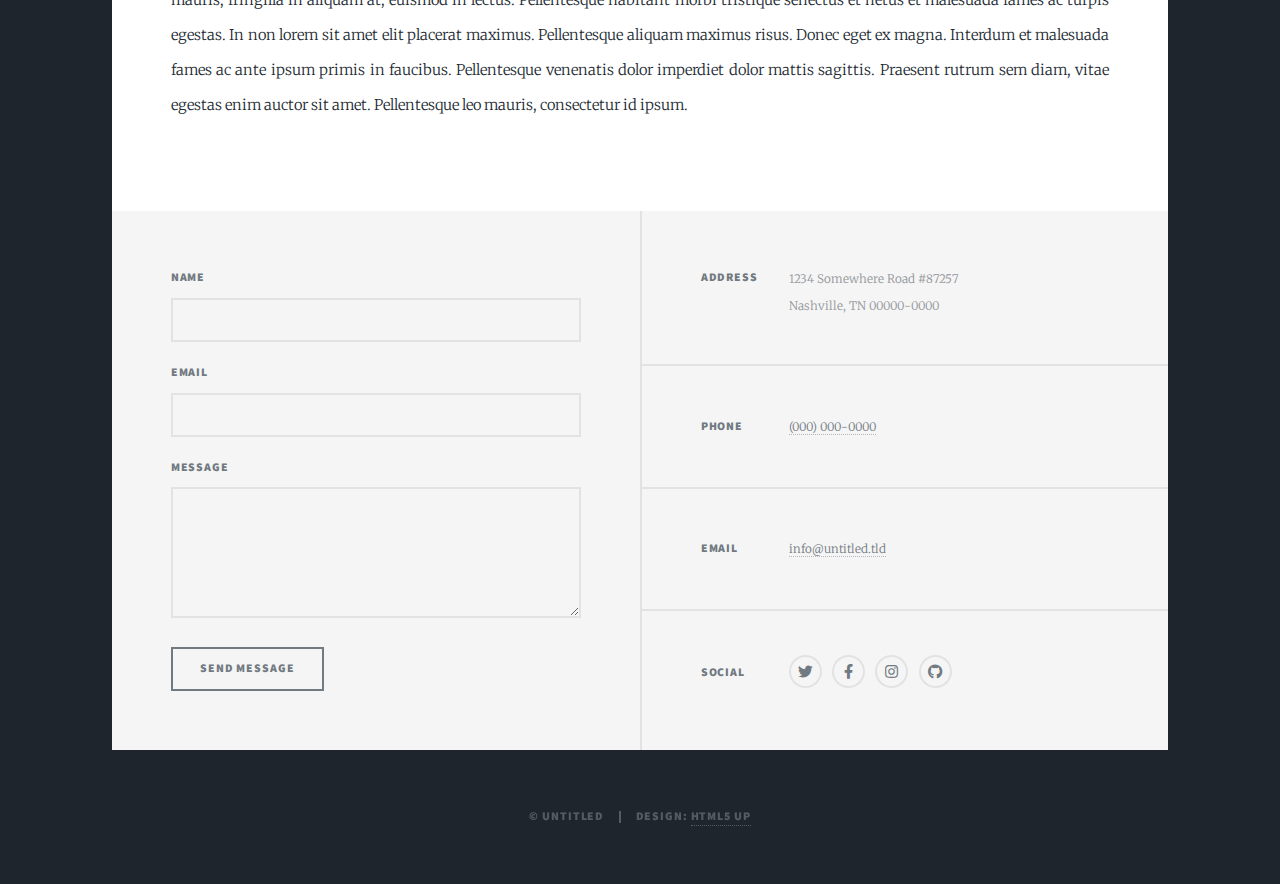
<file: generic.html>
<!DOCTYPE HTML>
<!--
	Massively by HTML5 UP
	html5up.net | @ajlkn
	Free for personal and commercial use under the CCA 3.0 license (html5up.net/license)
-->
<html>
	<head>
		<title>Generic Page - Massively by HTML5 UP</title>
		<meta charset="utf-8" />
		<meta name="viewport" content="width=device-width, initial-scale=1, user-scalable=no" />
		<link rel="stylesheet" href="assets/css/main.css" />
		<noscript><link rel="stylesheet" href="assets/css/noscript.css" /></noscript>
	</head>
	<body class="is-preload">

		<!-- Wrapper -->
			<div id="wrapper">

				<!-- Header -->
					<header id="header">
						<a href="index.html" class="logo">Massively</a>
					</header>

				<!-- Nav -->
					<nav id="nav">
						<ul class="links">
							<li><a href="index.html">This is Massively</a></li>
							<li class="active"><a href="generic.html">Generic Page</a></li>
							<li><a href="elements.html">Elements Reference</a></li>
						</ul>
						<ul class="icons">
							<li><a href="#" class="icon brands fa-twitter"><span class="label">Twitter</span></a></li>
							<li><a href="#" class="icon brands fa-facebook-f"><span class="label">Facebook</span></a></li>
							<li><a href="#" class="icon brands fa-instagram"><span class="label">Instagram</span></a></li>
							<li><a href="#" class="icon brands fa-github"><span class="label">GitHub</span></a></li>
						</ul>
					</nav>

				<!-- Main -->
					<div id="main">

						<!-- Post -->
							<section class="post">
								<header class="major">
									<span class="date">April 25, 2017</span>
									<h1>This is a<br />
									Generic Page</h1>
									<p>Aenean ornare velit lacus varius enim ullamcorper proin aliquam<br />
									facilisis ante sed etiam magna interdum congue. Lorem ipsum dolor<br />
									amet nullam sed etiam veroeros.</p>
								</header>
								<div class="image main"><img src="images/pic01.jpg" alt="" /></div>
								<p>Donec eget ex magna. Interdum et malesuada fames ac ante ipsum primis in faucibus. Pellentesque venenatis dolor imperdiet dolor mattis sagittis. Praesent rutrum sem diam, vitae egestas enim auctor sit amet. Pellentesque leo mauris, consectetur id ipsum sit amet, fergiat. Pellentesque in mi eu massa lacinia malesuada et a elit. Donec urna ex, lacinia in purus ac, pretium pulvinar mauris. Nunc lorem mauris, fringilla in aliquam at, euismod in lectus. Pellentesque habitant morbi tristique senectus et netus et malesuada fames ac turpis egestas. Curabitur sapien risus, commodo eget turpis at, elementum convallis enim turpis, lorem ipsum dolor sit amet nullam.</p>
								<p>Lorem ipsum dolor sit amet, consectetur adipiscing elit. Duis dapibus rutrum facilisis. Class aptent taciti sociosqu ad litora torquent per conubia nostra, per inceptos himenaeos. Etiam tristique libero eu nibh porttitor fermentum. Nullam venenatis erat id vehicula viverra. Nunc ultrices eros ut ultricies condimentum. Mauris risus lacus, blandit sit amet venenatis non, bibendum vitae dolor. Nunc lorem mauris, fringilla in aliquam at, euismod in lectus. Pellentesque habitant morbi tristique senectus et netus et malesuada fames ac turpis egestas. In non lorem sit amet elit placerat maximus. Pellentesque aliquam maximus risus. Donec eget ex magna. Interdum et malesuada fames ac ante ipsum primis in faucibus. Pellentesque venenatis dolor imperdiet dolor mattis sagittis. Praesent rutrum sem diam, vitae egestas enim auctor sit amet. Pellentesque leo mauris, consectetur id ipsum.</p>
							</section>

					</div>

				<!-- Footer -->
					<footer id="footer">
						<section>
							<form method="post" action="#">
								<div class="fields">
									<div class="field">
										<label for="name">Name</label>
										<input type="text" name="name" id="name" />
									</div>
									<div class="field">
										<label for="email">Email</label>
										<input type="text" name="email" id="email" />
									</div>
									<div class="field">
										<label for="message">Message</label>
										<textarea name="message" id="message" rows="3"></textarea>
									</div>
								</div>
								<ul class="actions">
									<li><input type="submit" value="Send Message" /></li>
								</ul>
							</form>
						</section>
						<section class="split contact">
							<section class="alt">
								<h3>Address</h3>
								<p>1234 Somewhere Road #87257<br />
								Nashville, TN 00000-0000</p>
							</section>
							<section>
								<h3>Phone</h3>
								<p><a href="#">(000) 000-0000</a></p>
							</section>
							<section>
								<h3>Email</h3>
								<p><a href="#">info@untitled.tld</a></p>
							</section>
							<section>
								<h3>Social</h3>
								<ul class="icons alt">
									<li><a href="#" class="icon brands alt fa-twitter"><span class="label">Twitter</span></a></li>
									<li><a href="#" class="icon brands alt fa-facebook-f"><span class="label">Facebook</span></a></li>
									<li><a href="#" class="icon brands alt fa-instagram"><span class="label">Instagram</span></a></li>
									<li><a href="#" class="icon brands alt fa-github"><span class="label">GitHub</span></a></li>
								</ul>
							</section>
						</section>
					</footer>

				<!-- Copyright -->
					<div id="copyright">
						<ul><li>&copy; Untitled</li><li>Design: <a href="https://html5up.net">HTML5 UP</a></li></ul>
					</div>

			</div>

		<!-- Scripts -->
			<script src="assets/js/jquery.min.js"></script>
			<script src="assets/js/jquery.scrollex.min.js"></script>
			<script src="assets/js/jquery.scrolly.min.js"></script>
			<script src="assets/js/browser.min.js"></script>
			<script src="assets/js/breakpoints.min.js"></script>
			<script src="assets/js/util.js"></script>
			<script src="assets/js/main.js"></script>

	</body>
</html>
</file>
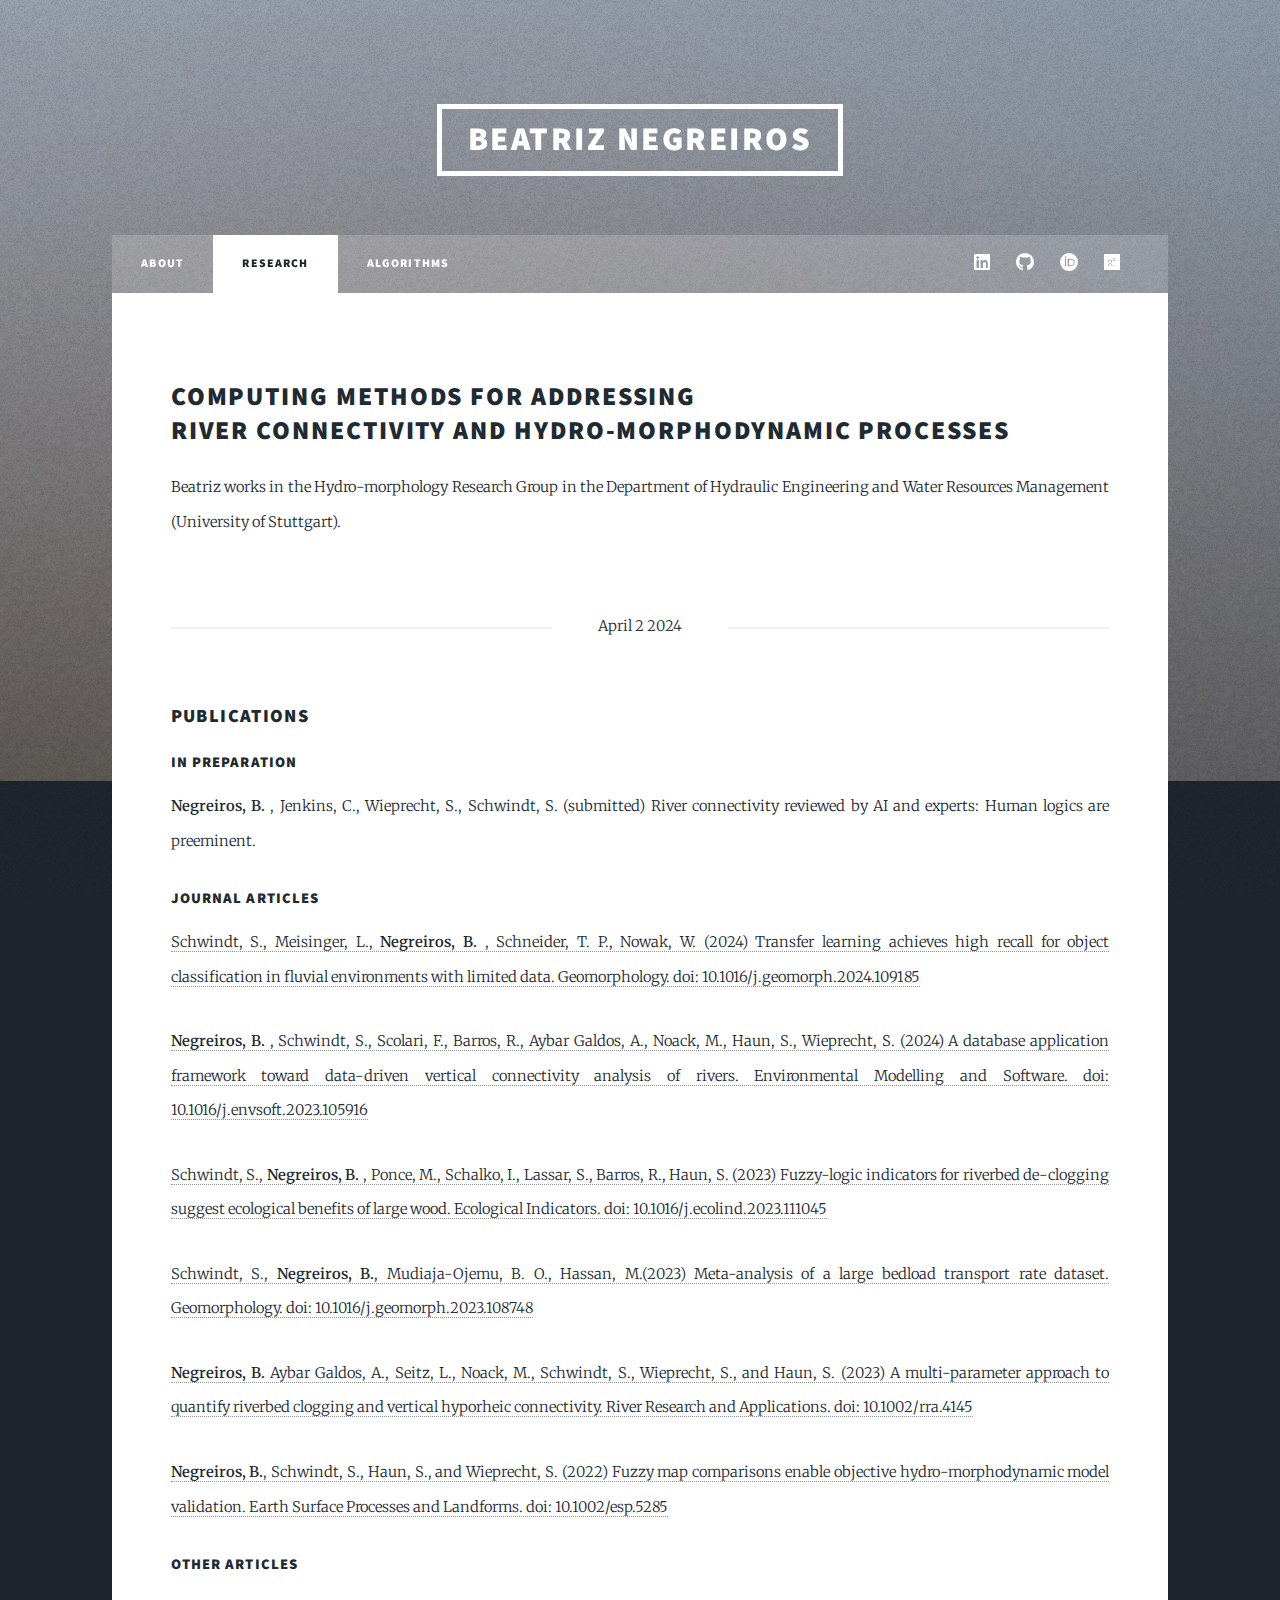
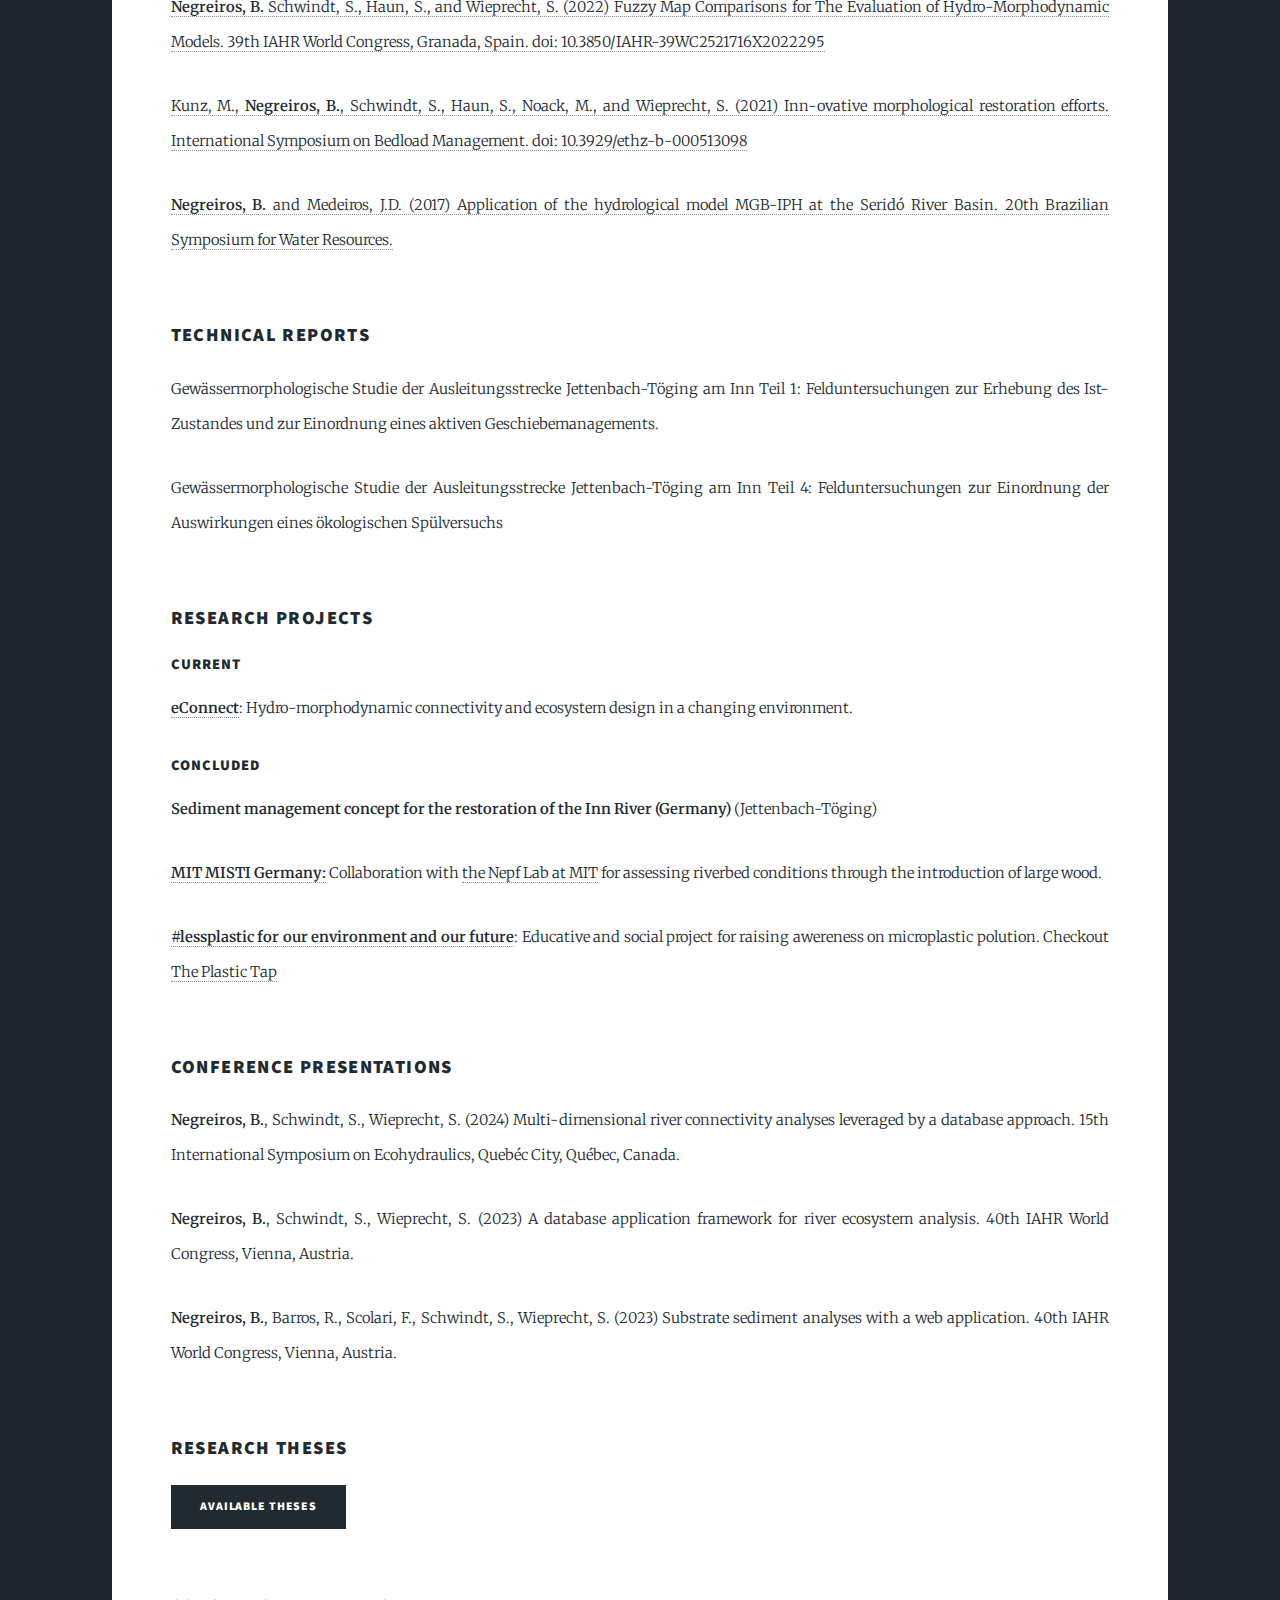
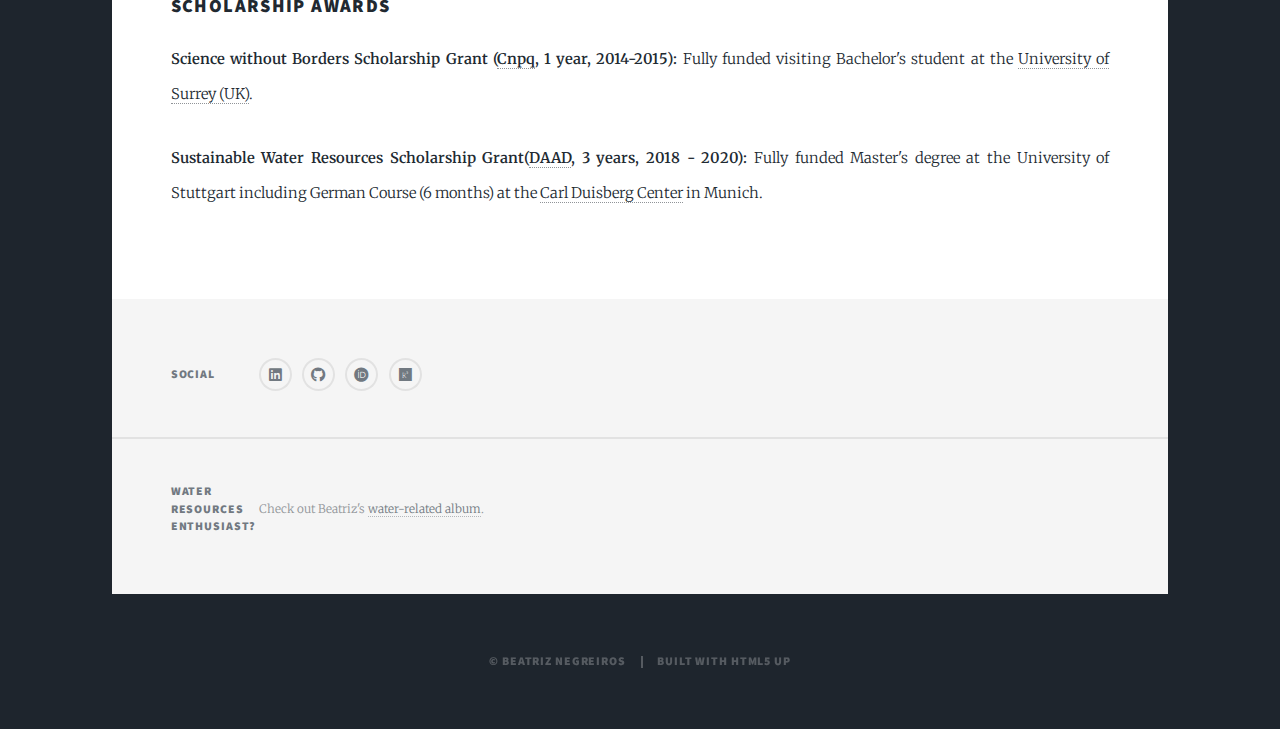
<file: research.html>
<!DOCTYPE HTML>
<!--
	Massively by HTML5 UP
	html5up.net | @ajlkn
	Free for personal and commercial use under the CCA 3.0 license (html5up.net/license)
-->
<html>
	<head>
		<title>Beatriz Negreiros - Research</title>
		<meta charset="utf-8" />
		<meta name="viewport" content="width=device-width, initial-scale=1, user-scalable=no" />
		<link rel="icon" href="images/favicon.ico" type="image/png">
		<link rel="stylesheet" href="assets/css/main.css" />
		<noscript><link rel="stylesheet" href="assets/css/noscript.css" /></noscript>
	</head>
	<body class="is-preload">

		<!-- Wrapper -->
			<div id="wrapper">

				<!-- Header -->
					<header id="header">
						<a href="index.html" class="logo">Beatriz Negreiros</a>
					</header>

				<!-- Nav -->
					<nav id="nav">
						<ul class="links">
							<li><a href="index.html">About</a></li>
							<li class="active"><a href="research.html">Research</a></li>
							<li><a href="algorithms.html">Algorithms</a></li>
						</ul>
						<ul class="icons">
							<li><a href="https://www.linkedin.com/in/beatriz-negreiros/" class="icon brands fa-linkedin"><span class="label">LinkedIn</span></a></li>
							<li><a href="https://github.com/beatriznegreiros" class="icon brands fa-github"><span class="label">GitHub</span></a></li>							
							<li><a href="https://orcid.org/0000-0001-7427-8871" class="icon brands fa-orcid"><span class="label">Orcid</span></a></li>
							<li><a href="https://www.researchgate.net/profile/Beatriz-Medeiros-Fernandes-Negreiros?ev=prf_overview	" class="icon brands fa-researchgate"><span class="label">ResearchGate</span></a></li>						
							<li><a href="https://scholar.google.com/citations?user=rz_0OJoAAAAJ&hl=en&oi=sra" class="icon brands fa-googlescholar"><span class="label">Google Scholar</span></a></li>						

						</ul>
					</nav>

				<!-- Main -->
					<div id="main">

						<!-- Post -->
							<section class="post">
									<h2>Computing methods for addressing <br />
									river connectivity and hydro-morphodynamic processes </br> </h2>
									<p>Beatriz works in the Hydro-morphology Research Group in the Department of Hydraulic Engineering and Water Resources Management (University of Stuttgart).</p>
								</br>
								</br>
								<header class="major">
									<span class="date">April 2 2024</span>
								</header>
								<h3>Publications</h3>
									<h4>In preparation	</h4>
									<p><b>Negreiros, B. </b>, Jenkins, C., Wieprecht, S., Schwindt, S. (submitted) River connectivity reviewed by AI and experts: Human logics are preeminent. </p>

									<h4>Journal articles</h4>
									<p><a href="https://doi.org/10.1016/j.geomorph.2024.109185">Schwindt, S., Meisinger, L., <b>Negreiros, B. </b>, Schneider, T. P., Nowak, W. (2024) Transfer learning achieves high recall for object classification in fluvial environments with limited data. Geomorphology. doi: 10.1016/j.geomorph.2024.109185</a></p>
									<p><a href="https://doi.org/10.1016/j.envsoft.2023.105916"><b>Negreiros, B. </b>, Schwindt, S., Scolari, F., Barros, R., Aybar Galdos, A., Noack, M., Haun, S., Wieprecht, S. (2024) A database application framework toward data-driven vertical connectivity analysis of rivers. Environmental Modelling and Software. doi: 10.1016/j.envsoft.2023.105916 </a></p>
									<p><a href="https://doi.org/10.1016/j.ecolind.2023.111045">Schwindt, S., <b>Negreiros, B. </b>, Ponce, M., Schalko, I., Lassar, S., Barros, R., Haun, S. (2023) Fuzzy-logic indicators for riverbed de-clogging suggest ecological benefits of large wood. Ecological Indicators. doi: 10.1016/j.ecolind.2023.111045</a></p>
									<p><a href="https://doi.org/10.1016/j.geomorph.2023.108748">Schwindt, S., <b>Negreiros, B.</b>, Mudiaja-Ojemu, B. O., Hassan, M.(2023) Meta-analysis of a large bedload transport rate dataset. Geomorphology. doi: 10.1016/j.geomorph.2023.108748</a></p>
									<p><a href="https://onlinelibrary.wiley.com/doi/10.1002/rra.4145"><b>Negreiros, B. </b> Aybar Galdos, A., Seitz, L., Noack, M., Schwindt, S., Wieprecht, S., and Haun, S. (2023) A multi-parameter approach to quantify riverbed clogging and vertical hyporheic connectivity. River Research and Applications. doi: 10.1002/rra.4145 </a></p>
									<p><a href="https://onlinelibrary.wiley.com/doi/10.1002/esp.5285"> <b>Negreiros, B.</b>, Schwindt, S., Haun, S., and Wieprecht, S. (2022) Fuzzy map comparisons enable objective hydro-morphodynamic model validation. Earth Surface Processes and Landforms. doi: 10.1002/esp.5285 </a></p>
									
									<h4>Other articles</h4>
									<p><a href="https://cmswebonline.com/iahr2022/epro/pdf/06-05-005-295.pdf"><b>Negreiros, B.</b> Schwindt, S., Haun, S., and Wieprecht, S. (2022) Fuzzy Map Comparisons for The Evaluation of Hydro-Morphodynamic Models. 39th IAHR World Congress, Granada, Spain. doi: 10.3850/IAHR-39WC2521716X2022295</a></p>
									<p><a href="https://www.research-collection.ethz.ch/handle/20.500.11850/513098"> Kunz, M., <b>Negreiros, B.</b>, Schwindt, S., Haun, S., Noack, M., and Wieprecht, S. (2021) Inn-ovative morphological restoration efforts. International Symposium on Bedload Management. doi: 10.3929/ethz-b-000513098 </a></p>
									<p><a href="https://s3-sa-east-1.amazonaws.com/abrh/Eventos/Trabalhos/60/PAP022622.pdf"><b>Negreiros, B. </b> and Medeiros, J.D. (2017) Application of the hydrological model MGB-IPH at the Seridó River Basin. 20th Brazilian Symposium for Water Resources. </a></p>

								</br>
								<h3>Technical Reports</h3>
									<p> Gewässermorphologische Studie der Ausleitungsstrecke Jettenbach-Töging am Inn Teil 1: Felduntersuchungen zur Erhebung des Ist-Zustandes und zur Einordnung eines aktiven Geschiebemanagements.</p>
									<p> Gewässermorphologische Studie der Ausleitungsstrecke Jettenbach-Töging am Inn Teil 4: Felduntersuchungen zur Einordnung der Auswirkungen eines ökologischen Spülversuchs</p>
								</br>
								<h3>Research Projects</h3>
									<h4>Current</h4>
									<p><a href="https://www.f02.uni-stuttgart.de/en/faculty/news/news/eConnect-New-co-funded-project-by-DFG-and-NSFC/"> <b>eConnect</b></a>: Hydro-morphodynamic connectivity and ecosystem design in a changing environment.</p>
									
									<h4>Concluded</h4>
									<p> <b>Sediment management concept for the restoration of the Inn River (Germany)</b> (Jettenbach-Töging)</p>
									<p><a href="https://www.iws.uni-stuttgart.de/en/institute/research/projects/lww/20210501_MISTI/"> <b>MIT MISTI Germany:</b></a> Collaboration with <a href="https://nepf.mit.edu/">the Nepf Lab at MIT</a> for assessing riverbed conditions through the introduction of large wood.</p>
									<p><a href="https://www.iws.uni-stuttgart.de/institut/forschung/projekte/lww/20210901_TERRA/"> <b>#lessplastic for our environment and our future</b></a>: Educative and social project for raising awereness on microplastic polution. Checkout <a href="https://www.youtube.com/channel/UCqE417ZBh-v1Sdkp22jX3ow"> The Plastic Tap</a></p>
								</br>
								
								<h3>Conference presentations</h3>
									<p><b>Negreiros, B.</b>, Schwindt, S., Wieprecht, S. (2024) Multi-dimensional river connectivity analyses leveraged by a database approach. 15th International Symposium on Ecohydraulics, Quebéc City, Québec, Canada. </p>
									<p><b>Negreiros, B.</b>, Schwindt, S., Wieprecht, S. (2023) A database application framework for river ecosystem analysis. 40th IAHR World Congress, Vienna, Austria. </p>
									<p><b>Negreiros, B.</b>, Barros, R., Scolari, F., Schwindt, S., Wieprecht, S. (2023) Substrate sediment analyses with a web application. 40th IAHR World Congress, Vienna, Austria. </p>
								</br>
								
								<h3>Research Theses</h3>
								<!-- Buttom -->
								<div class="col-6 col-12-small">
											<ul class="actions stacked">
												<li><a href="https://www.iws.uni-stuttgart.de/lww/lehre-und-weiterbildung/" class="button primary">Available Theses</a></li>
											</ul>
								</div>
								
								</br>
								<h3>Scholarship Awards</h3>
									<p><b>Science without Borders Scholarship Grant (<a href="https://www.gov.br/cnpq/pt-br">Cnpq</a>, 1 year, 2014-2015): </b>Fully funded visiting Bachelor's student at the <a href="https://www.surrey.ac.uk/undergraduate/civil-engineering"> University of Surrey (UK)</a>.</p>
									<p><b>Sustainable Water Resources Scholarship Grant(<a href="https://www.daad.de/en/">DAAD</a>, 3 years, 2018 - 2020): </b>Fully funded Master's degree at the University of Stuttgart including German Course (6 months) at the <a href="https://www.cdc.de/">Carl Duisberg Center</a> in Munich.
									
								</section>
					</div>

				<!-- Footer -->
					<footer id="footer">
						<section class="split contact">
							<section>
								<h3>Social</h3>
								<ul class="icons alt">
									<li><a href="https://www.linkedin.com/in/beatriz-negreiros/" class="icon brands fa-linkedin"><span class="label">LinkedIn</span></a></li>
									<li><a href="https://github.com/beatriznegreiros" class="icon brands fa-github"><span class="label">GitHub</span></a></li>							
									<li><a href="https://orcid.org/0000-0001-7427-8871" class="icon brands fa-orcid"><span class="label">Orcid</span></a></li>							
									<li><a href="https://www.researchgate.net/profile/Beatriz-Medeiros-Fernandes-Negreiros?ev=prf_overview	" class="icon brands fa-researchgate"><span class="label">ResearchGate</span></a></li>						
									<li><a href="https://scholar.google.com/citations?user=rz_0OJoAAAAJ&hl=en&oi=sra" class="icon brands fa-googlescholar"><span class="label">Google Scholar</span></a></li>
								
								</ul>
							</section>
							<section>
								<h3>Water resources enthusiast?</h3>
								<p>Check out Beatriz's <a href="https://beatriznegreiros.com/album/">water-related album</a>.</p>
							</section>
						</section>
					</footer>

				<!-- Copyright -->
					<div id="copyright">
						<ul><li>&copy; Beatriz Negreiros</li><li>Built with HTML5 UP</li></ul>
					</div>

			</div>

		<!-- Scripts -->
			<script src="assets/js/jquery.min.js"></script>
			<script src="assets/js/jquery.scrollex.min.js"></script>
			<script src="assets/js/jquery.scrolly.min.js"></script>
			<script src="assets/js/browser.min.js"></script>
			<script src="assets/js/breakpoints.min.js"></script>
			<script src="assets/js/util.js"></script>
			<script src="assets/js/main.js"></script>

	</body>
</html>
</file>
<file: assets/css/main.css>
@import url(fontawesome-all.min.css);
@import url("https://fonts.googleapis.com/css?family=Merriweather:300,700,300italic,700italic|Source+Sans+Pro:900");

/*
	Massively by HTML5 UP
	html5up.net | @ajlkn
	Free for personal and commercial use under the CCA 3.0 license (html5up.net/license)
*/

html, body, div, span, applet, object,
iframe, h1, h2, h3, h4, h5, h6, p, blockquote,
pre, a, abbr, acronym, address, big, cite,
code, del, dfn, em, img, ins, kbd, q, s, samp,
small, strike, strong, sub, sup, tt, var, b,
u, i, center, dl, dt, dd, ol, ul, li, fieldset,
form, label, legend, table, caption, tbody,
tfoot, thead, tr, th, td, article, aside,
canvas, details, embed, figure, figcaption,
footer, header, hgroup, menu, nav, output, ruby,
section, summary, time, mark, audio, video {
	margin: 0;
	padding: 0;
	border: 0;
	font-size: 100%;
	font: inherit;
	vertical-align: baseline;}

article, aside, details, figcaption, figure,
footer, header, hgroup, menu, nav, section {
	display: block;}

body {
	line-height: 1;
}

ol, ul {
	list-style: none;
}

blockquote, q {
	quotes: none;
}

	blockquote:before, blockquote:after, q:before, q:after {
		content: '';
		content: none;
	}

table {
	border-collapse: collapse;
	border-spacing: 0;
}

body {
	-webkit-text-size-adjust: none;
}

mark {
	background-color: transparent;
	color: inherit;
}

input::-moz-focus-inner {
	border: 0;
	padding: 0;
}

input, select, textarea {
	-moz-appearance: none;
	-webkit-appearance: none;
	-ms-appearance: none;
	appearance: none;
}

/* Basic */

	@-ms-viewport {
		width: device-width;
	}

	body {
		-ms-overflow-style: scrollbar;
	}

	@media screen and (max-width: 480px) {

		html, body {
			min-width: 320px;
		}

	}

	html {
		box-sizing: border-box;
	}

	*, *:before, *:after {
		box-sizing: inherit;
	}

	body {
		background-color: #1e252d;
	}

		body.is-preload *, body.is-preload *:before, body.is-preload *:after {
			-moz-animation: none !important;
			-webkit-animation: none !important;
			-ms-animation: none !important;
			animation: none !important;
			-moz-transition: none !important;
			-webkit-transition: none !important;
			-ms-transition: none !important;
			transition: none !important;
		}

/* Type */

	html {
		font-size: 16pt;
	}

		@media screen and (max-width: 1680px) {

			html {
				font-size: 12pt;
			}

		}

		@media screen and (max-width: 1280px) {

			html {
				font-size: 11pt;
			}

		}

		@media screen and (max-width: 360px) {

			html {
				font-size: 10pt;
			}

		}

	body {
		color: #212931;
	}

	body, input, select, textarea {
		font-family: "Merriweather", Georgia, serif;
		font-weight: 300;
		font-size: 1rem;
		line-height: 2.375;
	}

	a {
		-moz-transition: color 0.2s ease-in-out, background-color 0.2s ease-in-out, border-color 0.2s ease-in-out, box-shadow 0.2s ease-in-out;
		-webkit-transition: color 0.2s ease-in-out, background-color 0.2s ease-in-out, border-color 0.2s ease-in-out, box-shadow 0.2s ease-in-out;
		-ms-transition: color 0.2s ease-in-out, background-color 0.2s ease-in-out, border-color 0.2s ease-in-out, box-shadow 0.2s ease-in-out;
		transition: color 0.2s ease-in-out, background-color 0.2s ease-in-out, border-color 0.2s ease-in-out, box-shadow 0.2s ease-in-out;
		border-bottom: dotted 1px;
		text-decoration: none;
	}

		a:hover {
			border-bottom-color: transparent;
		}

	strong, b {
		font-weight: 600;
	}

	em, i {
		font-style: italic;
	}

	p {
		text-align: justify;
		margin: 0 0 2rem 0;
	}

	h1, h2, h3, h4, h5, h6 {
		font-family: "Source Sans Pro", Helvetica, sans-serif;
		font-weight: 900;
		line-height: 1.5;
		letter-spacing: 0.075em;
		text-transform: uppercase;
		margin: 0 0 1rem 0;
	}

		h1 a, h2 a, h3 a, h4 a, h5 a, h6 a {
			border-bottom: 0;
			color: inherit;
			text-decoration: none;
		}

	h1 {
		font-size: 4rem;
		line-height: 1.1;
		margin: 0 0 2rem 0;
	}

	h2 {
		font-size: 1.75rem;
		line-height: 1.3;
		margin: 0 0 1.5rem 0;
	}

	h3 {
		font-size: 1.25rem;
		margin: 0 0 1.5rem 0;
	}

	h4 {
		font-size: 1rem;
	}

	h5 {
		font-size: 0.9rem;
	}

	h6 {
		font-size: 0.8rem;
	}

	sub {
		font-size: 0.8rem;
		position: relative;
		top: 0.5rem;
	}

	sup {
		font-size: 0.8rem;
		position: relative;
		top: -0.5rem;
	}

	blockquote {
		border-left: solid 4px;
		font-style: italic;
		margin: 0 0 2rem 0;
		padding: 0.5rem 0 0.5rem 2rem;
	}

	code {
		border: solid 2px;
		font-family: "Courier New", monospace;
		font-size: 0.9rem;
		margin: 0 0.25rem;
		padding: 0.25rem 0.65rem;
	}

	pre {
		-webkit-overflow-scrolling: touch;
		font-family: "Courier New", monospace;
		font-size: 0.9rem;
		margin: 0 0 2rem 0;
	}

		pre code {
			display: block;
			line-height: 1.75;
			padding: 1rem 1.5rem;
			overflow-x: auto;
		}

	hr {
		border: 0;
		border-bottom: solid 2px;
		margin: 3rem 0;
	}

		hr.major {
			margin: 5rem 0;
		}

	.align-left {
		text-align: left;
	}

	.align-center {
		text-align: center;
	}

	.align-right {
		text-align: right;
	}

	input, select, textarea {
		color: #212931;
	}

	a {
		color: #212931;
		border-bottom-color: rgba(33, 41, 49, 0.5);
	}

		a:hover {
			border-bottom-color: transparent;
			color: #18bfef !important;
		}

	strong, b {
		color: #212931;
	}

	h1, h2, h3, h4, h5, h6 {
		color: #212931;
	}

	blockquote {
		border-left-color: #eeeeee;
	}

	code {
		background: rgba(220, 220, 220, 0.25);
		border-color: #eeeeee;
	}

	hr {
		border-bottom-color: #eeeeee;
	}

/* Row */

	.row {
		display: flex;
		flex-wrap: wrap;
		box-sizing: border-box;
		align-items: stretch;
	}

		.row > * {
			box-sizing: border-box;
		}

		.row.gtr-uniform > * > :last-child {
			margin-bottom: 0;
		}

		.row.aln-left {
			justify-content: flex-start;
		}

		.row.aln-center {
			justify-content: center;
		}

		.row.aln-right {
			justify-content: flex-end;
		}

		.row.aln-top {
			align-items: flex-start;
		}

		.row.aln-middle {
			align-items: center;
		}

		.row.aln-bottom {
			align-items: flex-end;
		}

		.row > .imp {
			order: -1;
		}

		.row > .col-1 {
			width: 8.33333%;
		}

		.row > .off-1 {
			margin-left: 8.33333%;
		}

		.row > .col-2 {
			width: 16.66667%;
		}

		.row > .off-2 {
			margin-left: 16.66667%;
		}

		.row > .col-3 {
			width: 25%;
		}

		.row > .off-3 {
			margin-left: 25%;
		}

		.row > .col-4 {
			width: 33.33333%;
		}

		.row > .off-4 {
			margin-left: 33.33333%;
		}

		.row > .col-5 {
			width: 41.66667%;
		}

		.row > .off-5 {
			margin-left: 41.66667%;
		}

		.row > .col-6 {
			width: 50%;
		}

		.row > .off-6 {
			margin-left: 50%;
		}

		.row > .col-7 {
			width: 58.33333%;
		}

		.row > .off-7 {
			margin-left: 58.33333%;
		}

		.row > .col-8 {
			width: 66.66667%;
		}

		.row > .off-8 {
			margin-left: 66.66667%;
		}

		.row > .col-9 {
			width: 75%;
		}

		.row > .off-9 {
			margin-left: 75%;
		}

		.row > .col-10 {
			width: 83.33333%;
		}

		.row > .off-10 {
			margin-left: 83.33333%;
		}

		.row > .col-11 {
			width: 91.66667%;
		}

		.row > .off-11 {
			margin-left: 91.66667%;
		}

		.row > .col-12 {
			width: 100%;
		}

		.row > .off-12 {
			margin-left: 100%;
		}

		.row.gtr-0 {
			margin-top: 0;
			margin-left: 0rem;
		}

			.row.gtr-0 > * {
				padding: 0 0 0 0rem;
			}

			.row.gtr-0.gtr-uniform {
				margin-top: 0rem;
			}

				.row.gtr-0.gtr-uniform > * {
					padding-top: 0rem;
				}

		.row.gtr-25 {
			margin-top: 0;
			margin-left: -0.375rem;
		}

			.row.gtr-25 > * {
				padding: 0 0 0 0.375rem;
			}

			.row.gtr-25.gtr-uniform {
				margin-top: -0.375rem;
			}

				.row.gtr-25.gtr-uniform > * {
					padding-top: 0.375rem;
				}

		.row.gtr-50 {
			margin-top: 0;
			margin-left: -0.75rem;
		}

			.row.gtr-50 > * {
				padding: 0 0 0 0.75rem;
			}

			.row.gtr-50.gtr-uniform {
				margin-top: -0.75rem;
			}

				.row.gtr-50.gtr-uniform > * {
					padding-top: 0.75rem;
				}

		.row {
			margin-top: 0;
			margin-left: -1.5rem;
		}

			.row > * {
				padding: 0 0 0 1.5rem;
			}

			.row.gtr-uniform {
				margin-top: -1.5rem;
			}

				.row.gtr-uniform > * {
					padding-top: 1.5rem;
				}

		.row.gtr-150 {
			margin-top: 0;
			margin-left: -2.25rem;
		}

			.row.gtr-150 > * {
				padding: 0 0 0 2.25rem;
			}

			.row.gtr-150.gtr-uniform {
				margin-top: -2.25rem;
			}

				.row.gtr-150.gtr-uniform > * {
					padding-top: 2.25rem;
				}

		.row.gtr-200 {
			margin-top: 0;
			margin-left: -3rem;
		}

			.row.gtr-200 > * {
				padding: 0 0 0 3rem;
			}

			.row.gtr-200.gtr-uniform {
				margin-top: -3rem;
			}

				.row.gtr-200.gtr-uniform > * {
					padding-top: 3rem;
				}

		@media screen and (max-width: 1680px) {

			.row {
				display: flex;
				flex-wrap: wrap;
				box-sizing: border-box;
				align-items: stretch;
			}

				.row > * {
					box-sizing: border-box;
				}

				.row.gtr-uniform > * > :last-child {
					margin-bottom: 0;
				}

				.row.aln-left {
					justify-content: flex-start;
				}

				.row.aln-center {
					justify-content: center;
				}

				.row.aln-right {
					justify-content: flex-end;
				}

				.row.aln-top {
					align-items: flex-start;
				}

				.row.aln-middle {
					align-items: center;
				}

				.row.aln-bottom {
					align-items: flex-end;
				}

				.row > .imp-xlarge {
					order: -1;
				}

				.row > .col-1-xlarge {
					width: 8.33333%;
				}

				.row > .off-1-xlarge {
					margin-left: 8.33333%;
				}

				.row > .col-2-xlarge {
					width: 16.66667%;
				}

				.row > .off-2-xlarge {
					margin-left: 16.66667%;
				}

				.row > .col-3-xlarge {
					width: 25%;
				}

				.row > .off-3-xlarge {
					margin-left: 25%;
				}

				.row > .col-4-xlarge {
					width: 33.33333%;
				}

				.row > .off-4-xlarge {
					margin-left: 33.33333%;
				}

				.row > .col-5-xlarge {
					width: 41.66667%;
				}

				.row > .off-5-xlarge {
					margin-left: 41.66667%;
				}

				.row > .col-6-xlarge {
					width: 50%;
				}

				.row > .off-6-xlarge {
					margin-left: 50%;
				}

				.row > .col-7-xlarge {
					width: 58.33333%;
				}

				.row > .off-7-xlarge {
					margin-left: 58.33333%;
				}

				.row > .col-8-xlarge {
					width: 66.66667%;
				}

				.row > .off-8-xlarge {
					margin-left: 66.66667%;
				}

				.row > .col-9-xlarge {
					width: 75%;
				}

				.row > .off-9-xlarge {
					margin-left: 75%;
				}

				.row > .col-10-xlarge {
					width: 83.33333%;
				}

				.row > .off-10-xlarge {
					margin-left: 83.33333%;
				}

				.row > .col-11-xlarge {
					width: 91.66667%;
				}

				.row > .off-11-xlarge {
					margin-left: 91.66667%;
				}

				.row > .col-12-xlarge {
					width: 100%;
				}

				.row > .off-12-xlarge {
					margin-left: 100%;
				}

				.row.gtr-0 {
					margin-top: 0;
					margin-left: 0rem;
				}

					.row.gtr-0 > * {
						padding: 0 0 0 0rem;
					}

					.row.gtr-0.gtr-uniform {
						margin-top: 0rem;
					}

						.row.gtr-0.gtr-uniform > * {
							padding-top: 0rem;
						}

				.row.gtr-25 {
					margin-top: 0;
					margin-left: -0.375rem;
				}

					.row.gtr-25 > * {
						padding: 0 0 0 0.375rem;
					}

					.row.gtr-25.gtr-uniform {
						margin-top: -0.375rem;
					}

						.row.gtr-25.gtr-uniform > * {
							padding-top: 0.375rem;
						}

				.row.gtr-50 {
					margin-top: 0;
					margin-left: -0.75rem;
				}

					.row.gtr-50 > * {
						padding: 0 0 0 0.75rem;
					}

					.row.gtr-50.gtr-uniform {
						margin-top: -0.75rem;
					}

						.row.gtr-50.gtr-uniform > * {
							padding-top: 0.75rem;
						}

				.row {
					margin-top: 0;
					margin-left: -1.5rem;
				}

					.row > * {
						padding: 0 0 0 1.5rem;
					}

					.row.gtr-uniform {
						margin-top: -1.5rem;
					}

						.row.gtr-uniform > * {
							padding-top: 1.5rem;
						}

				.row.gtr-150 {
					margin-top: 0;
					margin-left: -2.25rem;
				}

					.row.gtr-150 > * {
						padding: 0 0 0 2.25rem;
					}

					.row.gtr-150.gtr-uniform {
						margin-top: -2.25rem;
					}

						.row.gtr-150.gtr-uniform > * {
							padding-top: 2.25rem;
						}

				.row.gtr-200 {
					margin-top: 0;
					margin-left: -3rem;
				}

					.row.gtr-200 > * {
						padding: 0 0 0 3rem;
					}

					.row.gtr-200.gtr-uniform {
						margin-top: -3rem;
					}

						.row.gtr-200.gtr-uniform > * {
							padding-top: 3rem;
						}

		}

		@media screen and (max-width: 1280px) {

			.row {
				display: flex;
				flex-wrap: wrap;
				box-sizing: border-box;
				align-items: stretch;
			}

				.row > * {
					box-sizing: border-box;
				}

				.row.gtr-uniform > * > :last-child {
					margin-bottom: 0;
				}

				.row.aln-left {
					justify-content: flex-start;
				}

				.row.aln-center {
					justify-content: center;
				}

				.row.aln-right {
					justify-content: flex-end;
				}

				.row.aln-top {
					align-items: flex-start;
				}

				.row.aln-middle {
					align-items: center;
				}

				.row.aln-bottom {
					align-items: flex-end;
				}

				.row > .imp-large {
					order: -1;
				}

				.row > .col-1-large {
					width: 8.33333%;
				}

				.row > .off-1-large {
					margin-left: 8.33333%;
				}

				.row > .col-2-large {
					width: 16.66667%;
				}

				.row > .off-2-large {
					margin-left: 16.66667%;
				}

				.row > .col-3-large {
					width: 25%;
				}

				.row > .off-3-large {
					margin-left: 25%;
				}

				.row > .col-4-large {
					width: 33.33333%;
				}

				.row > .off-4-large {
					margin-left: 33.33333%;
				}

				.row > .col-5-large {
					width: 41.66667%;
				}

				.row > .off-5-large {
					margin-left: 41.66667%;
				}

				.row > .col-6-large {
					width: 50%;
				}

				.row > .off-6-large {
					margin-left: 50%;
				}

				.row > .col-7-large {
					width: 58.33333%;
				}

				.row > .off-7-large {
					margin-left: 58.33333%;
				}

				.row > .col-8-large {
					width: 66.66667%;
				}

				.row > .off-8-large {
					margin-left: 66.66667%;
				}

				.row > .col-9-large {
					width: 75%;
				}

				.row > .off-9-large {
					margin-left: 75%;
				}

				.row > .col-10-large {
					width: 83.33333%;
				}

				.row > .off-10-large {
					margin-left: 83.33333%;
				}

				.row > .col-11-large {
					width: 91.66667%;
				}

				.row > .off-11-large {
					margin-left: 91.66667%;
				}

				.row > .col-12-large {
					width: 100%;
				}

				.row > .off-12-large {
					margin-left: 100%;
				}

				.row.gtr-0 {
					margin-top: 0;
					margin-left: 0rem;
				}

					.row.gtr-0 > * {
						padding: 0 0 0 0rem;
					}

					.row.gtr-0.gtr-uniform {
						margin-top: 0rem;
					}

						.row.gtr-0.gtr-uniform > * {
							padding-top: 0rem;
						}

				.row.gtr-25 {
					margin-top: 0;
					margin-left: -0.375rem;
				}

					.row.gtr-25 > * {
						padding: 0 0 0 0.375rem;
					}

					.row.gtr-25.gtr-uniform {
						margin-top: -0.375rem;
					}

						.row.gtr-25.gtr-uniform > * {
							padding-top: 0.375rem;
						}

				.row.gtr-50 {
					margin-top: 0;
					margin-left: -0.75rem;
				}

					.row.gtr-50 > * {
						padding: 0 0 0 0.75rem;
					}

					.row.gtr-50.gtr-uniform {
						margin-top: -0.75rem;
					}

						.row.gtr-50.gtr-uniform > * {
							padding-top: 0.75rem;
						}

				.row {
					margin-top: 0;
					margin-left: -1.5rem;
				}

					.row > * {
						padding: 0 0 0 1.5rem;
					}

					.row.gtr-uniform {
						margin-top: -1.5rem;
					}

						.row.gtr-uniform > * {
							padding-top: 1.5rem;
						}

				.row.gtr-150 {
					margin-top: 0;
					margin-left: -2.25rem;
				}

					.row.gtr-150 > * {
						padding: 0 0 0 2.25rem;
					}

					.row.gtr-150.gtr-uniform {
						margin-top: -2.25rem;
					}

						.row.gtr-150.gtr-uniform > * {
							padding-top: 2.25rem;
						}

				.row.gtr-200 {
					margin-top: 0;
					margin-left: -3rem;
				}

					.row.gtr-200 > * {
						padding: 0 0 0 3rem;
					}

					.row.gtr-200.gtr-uniform {
						margin-top: -3rem;
					}

						.row.gtr-200.gtr-uniform > * {
							padding-top: 3rem;
						}

		}

		@media screen and (max-width: 980px) {

			.row {
				display: flex;
				flex-wrap: wrap;
				box-sizing: border-box;
				align-items: stretch;
			}

				.row > * {
					box-sizing: border-box;
				}

				.row.gtr-uniform > * > :last-child {
					margin-bottom: 0;
				}

				.row.aln-left {
					justify-content: flex-start;
				}

				.row.aln-center {
					justify-content: center;
				}

				.row.aln-right {
					justify-content: flex-end;
				}

				.row.aln-top {
					align-items: flex-start;
				}

				.row.aln-middle {
					align-items: center;
				}

				.row.aln-bottom {
					align-items: flex-end;
				}

				.row > .imp-medium {
					order: -1;
				}

				.row > .col-1-medium {
					width: 8.33333%;
				}

				.row > .off-1-medium {
					margin-left: 8.33333%;
				}

				.row > .col-2-medium {
					width: 16.66667%;
				}

				.row > .off-2-medium {
					margin-left: 16.66667%;
				}

				.row > .col-3-medium {
					width: 25%;
				}

				.row > .off-3-medium {
					margin-left: 25%;
				}

				.row > .col-4-medium {
					width: 33.33333%;
				}

				.row > .off-4-medium {
					margin-left: 33.33333%;
				}

				.row > .col-5-medium {
					width: 41.66667%;
				}

				.row > .off-5-medium {
					margin-left: 41.66667%;
				}

				.row > .col-6-medium {
					width: 50%;
				}

				.row > .off-6-medium {
					margin-left: 50%;
				}

				.row > .col-7-medium {
					width: 58.33333%;
				}

				.row > .off-7-medium {
					margin-left: 58.33333%;
				}

				.row > .col-8-medium {
					width: 66.66667%;
				}

				.row > .off-8-medium {
					margin-left: 66.66667%;
				}

				.row > .col-9-medium {
					width: 75%;
				}

				.row > .off-9-medium {
					margin-left: 75%;
				}

				.row > .col-10-medium {
					width: 83.33333%;
				}

				.row > .off-10-medium {
					margin-left: 83.33333%;
				}

				.row > .col-11-medium {
					width: 91.66667%;
				}

				.row > .off-11-medium {
					margin-left: 91.66667%;
				}

				.row > .col-12-medium {
					width: 100%;
				}

				.row > .off-12-medium {
					margin-left: 100%;
				}

				.row.gtr-0 {
					margin-top: 0;
					margin-left: 0rem;
				}

					.row.gtr-0 > * {
						padding: 0 0 0 0rem;
					}

					.row.gtr-0.gtr-uniform {
						margin-top: 0rem;
					}

						.row.gtr-0.gtr-uniform > * {
							padding-top: 0rem;
						}

				.row.gtr-25 {
					margin-top: 0;
					margin-left: -0.375rem;
				}

					.row.gtr-25 > * {
						padding: 0 0 0 0.375rem;
					}

					.row.gtr-25.gtr-uniform {
						margin-top: -0.375rem;
					}

						.row.gtr-25.gtr-uniform > * {
							padding-top: 0.375rem;
						}

				.row.gtr-50 {
					margin-top: 0;
					margin-left: -0.75rem;
				}

					.row.gtr-50 > * {
						padding: 0 0 0 0.75rem;
					}

					.row.gtr-50.gtr-uniform {
						margin-top: -0.75rem;
					}

						.row.gtr-50.gtr-uniform > * {
							padding-top: 0.75rem;
						}

				.row {
					margin-top: 0;
					margin-left: -1.5rem;
				}

					.row > * {
						padding: 0 0 0 1.5rem;
					}

					.row.gtr-uniform {
						margin-top: -1.5rem;
					}

						.row.gtr-uniform > * {
							padding-top: 1.5rem;
						}

				.row.gtr-150 {
					margin-top: 0;
					margin-left: -2.25rem;
				}

					.row.gtr-150 > * {
						padding: 0 0 0 2.25rem;
					}

					.row.gtr-150.gtr-uniform {
						margin-top: -2.25rem;
					}

						.row.gtr-150.gtr-uniform > * {
							padding-top: 2.25rem;
						}

				.row.gtr-200 {
					margin-top: 0;
					margin-left: -3rem;
				}

					.row.gtr-200 > * {
						padding: 0 0 0 3rem;
					}

					.row.gtr-200.gtr-uniform {
						margin-top: -3rem;
					}

						.row.gtr-200.gtr-uniform > * {
							padding-top: 3rem;
						}

		}

		@media screen and (max-width: 736px) {

			.row {
				display: flex;
				flex-wrap: wrap;
				box-sizing: border-box;
				align-items: stretch;
			}

				.row > * {
					box-sizing: border-box;
				}

				.row.gtr-uniform > * > :last-child {
					margin-bottom: 0;
				}

				.row.aln-left {
					justify-content: flex-start;
				}

				.row.aln-center {
					justify-content: center;
				}

				.row.aln-right {
					justify-content: flex-end;
				}

				.row.aln-top {
					align-items: flex-start;
				}

				.row.aln-middle {
					align-items: center;
				}

				.row.aln-bottom {
					align-items: flex-end;
				}

				.row > .imp-small {
					order: -1;
				}

				.row > .col-1-small {
					width: 8.33333%;
				}

				.row > .off-1-small {
					margin-left: 8.33333%;
				}

				.row > .col-2-small {
					width: 16.66667%;
				}

				.row > .off-2-small {
					margin-left: 16.66667%;
				}

				.row > .col-3-small {
					width: 25%;
				}

				.row > .off-3-small {
					margin-left: 25%;
				}

				.row > .col-4-small {
					width: 33.33333%;
				}

				.row > .off-4-small {
					margin-left: 33.33333%;
				}

				.row > .col-5-small {
					width: 41.66667%;
				}

				.row > .off-5-small {
					margin-left: 41.66667%;
				}

				.row > .col-6-small {
					width: 50%;
				}

				.row > .off-6-small {
					margin-left: 50%;
				}

				.row > .col-7-small {
					width: 58.33333%;
				}

				.row > .off-7-small {
					margin-left: 58.33333%;
				}

				.row > .col-8-small {
					width: 66.66667%;
				}

				.row > .off-8-small {
					margin-left: 66.66667%;
				}

				.row > .col-9-small {
					width: 75%;
				}

				.row > .off-9-small {
					margin-left: 75%;
				}

				.row > .col-10-small {
					width: 83.33333%;
				}

				.row > .off-10-small {
					margin-left: 83.33333%;
				}

				.row > .col-11-small {
					width: 91.66667%;
				}

				.row > .off-11-small {
					margin-left: 91.66667%;
				}

				.row > .col-12-small {
					width: 100%;
				}

				.row > .off-12-small {
					margin-left: 100%;
				}

				.row.gtr-0 {
					margin-top: 0;
					margin-left: 0rem;
				}

					.row.gtr-0 > * {
						padding: 0 0 0 0rem;
					}

					.row.gtr-0.gtr-uniform {
						margin-top: 0rem;
					}

						.row.gtr-0.gtr-uniform > * {
							padding-top: 0rem;
						}

				.row.gtr-25 {
					margin-top: 0;
					margin-left: -0.375rem;
				}

					.row.gtr-25 > * {
						padding: 0 0 0 0.375rem;
					}

					.row.gtr-25.gtr-uniform {
						margin-top: -0.375rem;
					}

						.row.gtr-25.gtr-uniform > * {
							padding-top: 0.375rem;
						}

				.row.gtr-50 {
					margin-top: 0;
					margin-left: -0.75rem;
				}

					.row.gtr-50 > * {
						padding: 0 0 0 0.75rem;
					}

					.row.gtr-50.gtr-uniform {
						margin-top: -0.75rem;
					}

						.row.gtr-50.gtr-uniform > * {
							padding-top: 0.75rem;
						}

				.row {
					margin-top: 0;
					margin-left: -1.5rem;
				}

					.row > * {
						padding: 0 0 0 1.5rem;
					}

					.row.gtr-uniform {
						margin-top: -1.5rem;
					}

						.row.gtr-uniform > * {
							padding-top: 1.5rem;
						}

				.row.gtr-150 {
					margin-top: 0;
					margin-left: -2.25rem;
				}

					.row.gtr-150 > * {
						padding: 0 0 0 2.25rem;
					}

					.row.gtr-150.gtr-uniform {
						margin-top: -2.25rem;
					}

						.row.gtr-150.gtr-uniform > * {
							padding-top: 2.25rem;
						}

				.row.gtr-200 {
					margin-top: 0;
					margin-left: -3rem;
				}

					.row.gtr-200 > * {
						padding: 0 0 0 3rem;
					}

					.row.gtr-200.gtr-uniform {
						margin-top: -3rem;
					}

						.row.gtr-200.gtr-uniform > * {
							padding-top: 3rem;
						}

		}

		@media screen and (max-width: 480px) {

			.row {
				display: flex;
				flex-wrap: wrap;
				box-sizing: border-box;
				align-items: stretch;
			}

				.row > * {
					box-sizing: border-box;
				}

				.row.gtr-uniform > * > :last-child {
					margin-bottom: 0;
				}

				.row.aln-left {
					justify-content: flex-start;
				}

				.row.aln-center {
					justify-content: center;
				}

				.row.aln-right {
					justify-content: flex-end;
				}

				.row.aln-top {
					align-items: flex-start;
				}

				.row.aln-middle {
					align-items: center;
				}

				.row.aln-bottom {
					align-items: flex-end;
				}

				.row > .imp-xsmall {
					order: -1;
				}

				.row > .col-1-xsmall {
					width: 8.33333%;
				}

				.row > .off-1-xsmall {
					margin-left: 8.33333%;
				}

				.row > .col-2-xsmall {
					width: 16.66667%;
				}

				.row > .off-2-xsmall {
					margin-left: 16.66667%;
				}

				.row > .col-3-xsmall {
					width: 25%;
				}

				.row > .off-3-xsmall {
					margin-left: 25%;
				}

				.row > .col-4-xsmall {
					width: 33.33333%;
				}

				.row > .off-4-xsmall {
					margin-left: 33.33333%;
				}

				.row > .col-5-xsmall {
					width: 41.66667%;
				}

				.row > .off-5-xsmall {
					margin-left: 41.66667%;
				}

				.row > .col-6-xsmall {
					width: 50%;
				}

				.row > .off-6-xsmall {
					margin-left: 50%;
				}

				.row > .col-7-xsmall {
					width: 58.33333%;
				}

				.row > .off-7-xsmall {
					margin-left: 58.33333%;
				}

				.row > .col-8-xsmall {
					width: 66.66667%;
				}

				.row > .off-8-xsmall {
					margin-left: 66.66667%;
				}

				.row > .col-9-xsmall {
					width: 75%;
				}

				.row > .off-9-xsmall {
					margin-left: 75%;
				}

				.row > .col-10-xsmall {
					width: 83.33333%;
				}

				.row > .off-10-xsmall {
					margin-left: 83.33333%;
				}

				.row > .col-11-xsmall {
					width: 91.66667%;
				}

				.row > .off-11-xsmall {
					margin-left: 91.66667%;
				}

				.row > .col-12-xsmall {
					width: 100%;
				}

				.row > .off-12-xsmall {
					margin-left: 100%;
				}

				.row.gtr-0 {
					margin-top: 0;
					margin-left: 0rem;
				}

					.row.gtr-0 > * {
						padding: 0 0 0 0rem;
					}

					.row.gtr-0.gtr-uniform {
						margin-top: 0rem;
					}

						.row.gtr-0.gtr-uniform > * {
							padding-top: 0rem;
						}

				.row.gtr-25 {
					margin-top: 0;
					margin-left: -0.375rem;
				}

					.row.gtr-25 > * {
						padding: 0 0 0 0.375rem;
					}

					.row.gtr-25.gtr-uniform {
						margin-top: -0.375rem;
					}

						.row.gtr-25.gtr-uniform > * {
							padding-top: 0.375rem;
						}

				.row.gtr-50 {
					margin-top: 0;
					margin-left: -0.75rem;
				}

					.row.gtr-50 > * {
						padding: 0 0 0 0.75rem;
					}

					.row.gtr-50.gtr-uniform {
						margin-top: -0.75rem;
					}

						.row.gtr-50.gtr-uniform > * {
							padding-top: 0.75rem;
						}

				.row {
					margin-top: 0;
					margin-left: -1.5rem;
				}

					.row > * {
						padding: 0 0 0 1.5rem;
					}

					.row.gtr-uniform {
						margin-top: -1.5rem;
					}

						.row.gtr-uniform > * {
							padding-top: 1.5rem;
						}

				.row.gtr-150 {
					margin-top: 0;
					margin-left: -2.25rem;
				}

					.row.gtr-150 > * {
						padding: 0 0 0 2.25rem;
					}

					.row.gtr-150.gtr-uniform {
						margin-top: -2.25rem;
					}

						.row.gtr-150.gtr-uniform > * {
							padding-top: 2.25rem;
						}

				.row.gtr-200 {
					margin-top: 0;
					margin-left: -3rem;
				}

					.row.gtr-200 > * {
						padding: 0 0 0 3rem;
					}

					.row.gtr-200.gtr-uniform {
						margin-top: -3rem;
					}

						.row.gtr-200.gtr-uniform > * {
							padding-top: 3rem;
						}

		}

		@media screen and (max-width: 360px) {

			.row {
				display: flex;
				flex-wrap: wrap;
				box-sizing: border-box;
				align-items: stretch;
			}

				.row > * {
					box-sizing: border-box;
				}

				.row.gtr-uniform > * > :last-child {
					margin-bottom: 0;
				}

				.row.aln-left {
					justify-content: flex-start;
				}

				.row.aln-center {
					justify-content: center;
				}

				.row.aln-right {
					justify-content: flex-end;
				}

				.row.aln-top {
					align-items: flex-start;
				}

				.row.aln-middle {
					align-items: center;
				}

				.row.aln-bottom {
					align-items: flex-end;
				}

				.row > .imp-xxsmall {
					order: -1;
				}

				.row > .col-1-xxsmall {
					width: 8.33333%;
				}

				.row > .off-1-xxsmall {
					margin-left: 8.33333%;
				}

				.row > .col-2-xxsmall {
					width: 16.66667%;
				}

				.row > .off-2-xxsmall {
					margin-left: 16.66667%;
				}

				.row > .col-3-xxsmall {
					width: 25%;
				}

				.row > .off-3-xxsmall {
					margin-left: 25%;
				}

				.row > .col-4-xxsmall {
					width: 33.33333%;
				}

				.row > .off-4-xxsmall {
					margin-left: 33.33333%;
				}

				.row > .col-5-xxsmall {
					width: 41.66667%;
				}

				.row > .off-5-xxsmall {
					margin-left: 41.66667%;
				}

				.row > .col-6-xxsmall {
					width: 50%;
				}

				.row > .off-6-xxsmall {
					margin-left: 50%;
				}

				.row > .col-7-xxsmall {
					width: 58.33333%;
				}

				.row > .off-7-xxsmall {
					margin-left: 58.33333%;
				}

				.row > .col-8-xxsmall {
					width: 66.66667%;
				}

				.row > .off-8-xxsmall {
					margin-left: 66.66667%;
				}

				.row > .col-9-xxsmall {
					width: 75%;
				}

				.row > .off-9-xxsmall {
					margin-left: 75%;
				}

				.row > .col-10-xxsmall {
					width: 83.33333%;
				}

				.row > .off-10-xxsmall {
					margin-left: 83.33333%;
				}

				.row > .col-11-xxsmall {
					width: 91.66667%;
				}

				.row > .off-11-xxsmall {
					margin-left: 91.66667%;
				}

				.row > .col-12-xxsmall {
					width: 100%;
				}

				.row > .off-12-xxsmall {
					margin-left: 100%;
				}

				.row.gtr-0 {
					margin-top: 0;
					margin-left: 0rem;
				}

					.row.gtr-0 > * {
						padding: 0 0 0 0rem;
					}

					.row.gtr-0.gtr-uniform {
						margin-top: 0rem;
					}

						.row.gtr-0.gtr-uniform > * {
							padding-top: 0rem;
						}

				.row.gtr-25 {
					margin-top: 0;
					margin-left: -0.375rem;
				}

					.row.gtr-25 > * {
						padding: 0 0 0 0.375rem;
					}

					.row.gtr-25.gtr-uniform {
						margin-top: -0.375rem;
					}

						.row.gtr-25.gtr-uniform > * {
							padding-top: 0.375rem;
						}

				.row.gtr-50 {
					margin-top: 0;
					margin-left: -0.75rem;
				}

					.row.gtr-50 > * {
						padding: 0 0 0 0.75rem;
					}

					.row.gtr-50.gtr-uniform {
						margin-top: -0.75rem;
					}

						.row.gtr-50.gtr-uniform > * {
							padding-top: 0.75rem;
						}

				.row {
					margin-top: 0;
					margin-left: -1.5rem;
				}

					.row > * {
						padding: 0 0 0 1.5rem;
					}

					.row.gtr-uniform {
						margin-top: -1.5rem;
					}

						.row.gtr-uniform > * {
							padding-top: 1.5rem;
						}

				.row.gtr-150 {
					margin-top: 0;
					margin-left: -2.25rem;
				}

					.row.gtr-150 > * {
						padding: 0 0 0 2.25rem;
					}

					.row.gtr-150.gtr-uniform {
						margin-top: -2.25rem;
					}

						.row.gtr-150.gtr-uniform > * {
							padding-top: 2.25rem;
						}

				.row.gtr-200 {
					margin-top: 0;
					margin-left: -3rem;
				}

					.row.gtr-200 > * {
						padding: 0 0 0 3rem;
					}

					.row.gtr-200.gtr-uniform {
						margin-top: -3rem;
					}

						.row.gtr-200.gtr-uniform > * {
							padding-top: 3rem;
						}

		}

/* Box */

	.box {
		border: solid 2px;
		margin-bottom: 2rem;
		padding: 1.5rem;
	}

		.box > :last-child,
		.box > :last-child > :last-child,
		.box > :last-child > :last-child > :last-child {
			margin-bottom: 0;
		}

		.box.alt {
			border: 0;
			border-radius: 0;
			padding: 0;
		}

	.box {
		border-color: #eeeeee;
	}

/* Button */

	input[type="submit"],
	input[type="reset"],
	input[type="button"],
	button,
	.button {
		-moz-appearance: none;
		-webkit-appearance: none;
		-ms-appearance: none;
		appearance: none;
		-moz-transition: background-color 0.2s ease-in-out, box-shadow 0.2s ease-in-out, color 0.2s ease-in-out;
		-webkit-transition: background-color 0.2s ease-in-out, box-shadow 0.2s ease-in-out, color 0.2s ease-in-out;
		-ms-transition: background-color 0.2s ease-in-out, box-shadow 0.2s ease-in-out, color 0.2s ease-in-out;
		transition: background-color 0.2s ease-in-out, box-shadow 0.2s ease-in-out, color 0.2s ease-in-out;
		border: 0;
		border-radius: 0;
		cursor: pointer;
		display: inline-block;
		font-family: "Source Sans Pro", Helvetica, sans-serif;
		font-size: 0.8rem;
		font-weight: 900;
		letter-spacing: 0.075em;
		height: 3rem;
		line-height: 3rem;
		padding: 0 2rem;
		text-align: center;
		text-decoration: none;
		text-transform: uppercase;
		white-space: nowrap;
	}

		input[type="submit"].icon:before,
		input[type="reset"].icon:before,
		input[type="button"].icon:before,
		button.icon:before,
		.button.icon:before {
			margin-right: 0.5rem;
		}

		input[type="submit"].icon.solo,
		input[type="reset"].icon.solo,
		input[type="button"].icon.solo,
		button.icon.solo,
		.button.icon.solo {
			position: relative;
			width: 4rem;
			height: 4rem;
			line-height: 4rem;
			border-radius: 4rem;
			text-indent: 4rem;
			overflow: hidden;
			padding: 0;
			white-space: nowrap;
		}

			input[type="submit"].icon.solo:before,
			input[type="reset"].icon.solo:before,
			input[type="button"].icon.solo:before,
			button.icon.solo:before,
			.button.icon.solo:before {
				position: absolute;
				display: block;
				top: 0;
				left: 0;
				width: inherit;
				height: inherit;
				line-height: inherit;
				font-size: 1.25rem;
				margin-right: 0;
				text-align: center;
				text-indent: 0;
			}

		input[type="submit"].fit,
		input[type="reset"].fit,
		input[type="button"].fit,
		button.fit,
		.button.fit {
			width: 100%;
		}

		input[type="submit"].small,
		input[type="reset"].small,
		input[type="button"].small,
		button.small,
		.button.small {
			font-size: 0.7rem;
			height: 2.5rem;
			line-height: 2.5rem;
			padding: 0 1.5rem;
		}

		input[type="submit"].large,
		input[type="reset"].large,
		input[type="button"].large,
		button.large,
		.button.large {
			font-size: 0.9rem;
			height: 3.5rem;
			line-height: 3.5rem;
			padding: 0 2.75rem;
		}

		@media screen and (max-width: 980px) {

			input[type="submit"],
			input[type="reset"],
			input[type="button"],
			button,
			.button {
				font-size: 0.9rem;
				height: 3.25rem;
				line-height: 3.25rem;
			}

				input[type="submit"].large,
				input[type="reset"].large,
				input[type="button"].large,
				button.large,
				.button.large {
					font-size: 1rem;
					height: 3.75rem;
					line-height: 3.75rem;
				}

		}

		input[type="submit"].disabled, input[type="submit"]:disabled,
		input[type="reset"].disabled,
		input[type="reset"]:disabled,
		input[type="button"].disabled,
		input[type="button"]:disabled,
		button.disabled,
		button:disabled,
		.button.disabled,
		.button:disabled {
			pointer-events: none;
			opacity: 0.25;
		}

	input[type="submit"],
	input[type="reset"],
	input[type="button"],
	button,
	.button {
		background-color: transparent;
		box-shadow: inset 0 0 0 2px #212931;
		color: #212931 !important;
	}

		input[type="submit"]:hover,
		input[type="reset"]:hover,
		input[type="button"]:hover,
		button:hover,
		.button:hover {
			box-shadow: inset 0 0 0 2px #18bfef;
			color: #18bfef !important;
		}

		input[type="submit"].primary,
		input[type="reset"].primary,
		input[type="button"].primary,
		button.primary,
		.button.primary {
			background-color: #212931;
			box-shadow: none;
			color: #ffffff !important;
		}

			input[type="submit"].primary:hover,
			input[type="reset"].primary:hover,
			input[type="button"].primary:hover,
			button.primary:hover,
			.button.primary:hover {
				background-color: #18bfef;
			}

/* Form */

	form {
		margin: 0 0 2rem 0;
	}

		form > :last-child {
			margin-bottom: 0;
		}

		form > .fields {
			display: -moz-flex;
			display: -webkit-flex;
			display: -ms-flex;
			display: flex;
			-moz-flex-wrap: wrap;
			-webkit-flex-wrap: wrap;
			-ms-flex-wrap: wrap;
			flex-wrap: wrap;
			width: calc(100% + 3rem);
			margin: -1.5rem 0 2rem -1.5rem;
		}

			form > .fields > .field {
				-moz-flex-grow: 0;
				-webkit-flex-grow: 0;
				-ms-flex-grow: 0;
				flex-grow: 0;
				-moz-flex-shrink: 0;
				-webkit-flex-shrink: 0;
				-ms-flex-shrink: 0;
				flex-shrink: 0;
				padding: 1.5rem 0 0 1.5rem;
				width: calc(100% - 1.5rem);
			}

				form > .fields > .field.half {
					width: calc(50% - 0.75rem);
				}

				form > .fields > .field.third {
					width: calc(100%/3 - 0.5rem);
				}

				form > .fields > .field.quarter {
					width: calc(25% - 0.375rem);
				}

		@media screen and (max-width: 480px) {

			form > .fields {
				width: calc(100% + 3rem);
				margin: -1.5rem 0 2rem -1.5rem;
			}

				form > .fields > .field {
					padding: 1.5rem 0 0 1.5rem;
					width: calc(100% - 1.5rem);
				}

					form > .fields > .field.half {
						width: calc(100% - 1.5rem);
					}

					form > .fields > .field.third {
						width: calc(100% - 1.5rem);
					}

					form > .fields > .field.quarter {
						width: calc(100% - 1.5rem);
					}

		}

	label {
		display: block;
		font-family: "Source Sans Pro", Helvetica, sans-serif;
		font-weight: 900;
		line-height: 1.5;
		letter-spacing: 0.075em;
		font-size: 0.8rem;
		text-transform: uppercase;
		margin: 0 0 0.75rem 0;
	}

		@media screen and (max-width: 980px) {

			label {
				font-size: 0.9rem;
			}

		}

	input[type="text"],
	input[type="password"],
	input[type="email"],
	select,
	textarea {
		-moz-appearance: none;
		-webkit-appearance: none;
		-ms-appearance: none;
		appearance: none;
		background: transparent;
		border-radius: 0;
		border: solid 2px;
		color: inherit;
		display: block;
		outline: 0;
		padding: 0 1rem;
		text-decoration: none;
		width: 100%;
	}

		input[type="text"]:invalid,
		input[type="password"]:invalid,
		input[type="email"]:invalid,
		select:invalid,
		textarea:invalid {
			box-shadow: none;
		}

	select {
		background-size: 1.25rem;
		background-repeat: no-repeat;
		background-position: calc(100% - 1rem) center;
		height: 3rem;
		padding-right: 3rem;
		text-overflow: ellipsis;
	}

		select:focus::-ms-value {
			background-color: transparent;
		}

		select::-ms-expand {
			display: none;
		}

	input[type="text"],
	input[type="password"],
	input[type="email"],
	select {
		height: 3rem;
	}

	textarea {
		padding: 0.75rem 1rem;
	}

	input[type="checkbox"],
	input[type="radio"] {
		-moz-appearance: none;
		-webkit-appearance: none;
		-ms-appearance: none;
		appearance: none;
		display: block;
		float: left;
		margin-right: -2rem;
		opacity: 0;
		width: 1rem;
		z-index: -1;
	}

		input[type="checkbox"] + label,
		input[type="radio"] + label {
			text-decoration: none;
			cursor: pointer;
			display: inline-block;
			font-size: 1rem;
			letter-spacing: 0;
			font-family: "Merriweather", Georgia, serif;
			text-transform: none;
			font-weight: 300;
			padding-left: 2.8rem;
			padding-right: 1rem;
			position: relative;
		}

			input[type="checkbox"] + label:before,
			input[type="radio"] + label:before {
				-moz-osx-font-smoothing: grayscale;
				-webkit-font-smoothing: antialiased;
				display: inline-block;
				font-style: normal;
				font-variant: normal;
				text-rendering: auto;
				line-height: 1;
				text-transform: none !important;
				font-family: 'Font Awesome 5 Free';
				font-weight: 900;
			}

			input[type="checkbox"] + label:before,
			input[type="radio"] + label:before {
				border-radius: 0;
				border: solid 2px;
				content: '';
				display: inline-block;
				font-size: 0.8rem;
				height: 1.8rem;
				left: 0;
				line-height: 1.65rem;
				position: absolute;
				text-align: center;
				top: -0.125rem;
				width: 1.8rem;
			}

		input[type="checkbox"]:checked + label:before,
		input[type="radio"]:checked + label:before {
			content: '\f00c';
		}

	input[type="checkbox"] + label:before {
		border-radius: 0;
	}

	input[type="radio"] + label:before {
		border-radius: 100%;
	}

	::-webkit-input-placeholder {
		opacity: 1.0;
	}

	:-moz-placeholder {
		opacity: 1.0;
	}

	::-moz-placeholder {
		opacity: 1.0;
	}

	:-ms-input-placeholder {
		opacity: 1.0;
	}

	label {
		color: #212931;
	}

	input[type="text"],
	input[type="password"],
	input[type="email"],
	select,
	textarea {
		border-color: #eeeeee;
	}

		input[type="text"]:focus,
		input[type="password"]:focus,
		input[type="email"]:focus,
		select:focus,
		textarea:focus {
			border-color: #18bfef;
		}

	select {
		background-image: url("data:image/svg+xml;charset=utf8,%3Csvg xmlns='http://www.w3.org/2000/svg' width='40' height='40' preserveAspectRatio='none' viewBox='0 0 40 40'%3E%3Cpath d='M9.4,12.3l10.4,10.4l10.4-10.4c0.2-0.2,0.5-0.4,0.9-0.4c0.3,0,0.6,0.1,0.9,0.4l3.3,3.3c0.2,0.2,0.4,0.5,0.4,0.9 c0,0.4-0.1,0.6-0.4,0.9L20.7,31.9c-0.2,0.2-0.5,0.4-0.9,0.4c-0.3,0-0.6-0.1-0.9-0.4L4.3,17.3c-0.2-0.2-0.4-0.5-0.4-0.9 c0-0.4,0.1-0.6,0.4-0.9l3.3-3.3c0.2-0.2,0.5-0.4,0.9-0.4S9.1,12.1,9.4,12.3z' fill='%23eeeeee' /%3E%3C/svg%3E");
	}

		select option {
			background-color: #ffffff;
			color: #212931;
		}

	.select-wrapper:before {
		color: #eeeeee;
	}

	input[type="checkbox"] + label,
	input[type="radio"] + label {
		color: #212931;
	}

		input[type="checkbox"] + label:before,
		input[type="radio"] + label:before {
			border-color: #eeeeee;
		}

	input[type="checkbox"]:checked + label:before,
	input[type="radio"]:checked + label:before {
		background-color: #212931;
		border-color: #212931;
		color: #ffffff;
	}

	input[type="checkbox"]:focus + label:before,
	input[type="radio"]:focus + label:before {
		border-color: #18bfef;
	}

	::-webkit-input-placeholder {
		color: #909498 !important;
	}

	:-moz-placeholder {
		color: #909498 !important;
	}

	::-moz-placeholder {
		color: #909498 !important;
	}

	:-ms-input-placeholder {
		color: #909498 !important;
	}

	.formerize-placeholder {
		color: #909498 !important;
	}

/* Icon */

	.icon {
		text-decoration: none;
		border-bottom: none;
		position: relative;
	}

		.icon:before {
			-moz-osx-font-smoothing: grayscale;
			-webkit-font-smoothing: antialiased;
			display: inline-block;
			font-style: normal;
			font-variant: normal;
			text-rendering: auto;
			line-height: 1;
			text-transform: none !important;
			font-family: 'Font Awesome 5 Free';
			font-weight: 400;
		}

		.icon > .label {
			display: none;
		}

		.icon:before {
			line-height: inherit;
		}

		.icon.solid:before {
			font-weight: 900;
		}

		.icon.brands:before {
			font-family: 'Font Awesome 5 Brands';
		}

/* Image */

	.image {
		border: 0;
		display: inline-block;
		position: relative;
	}

		.image img {
			display: block;
		}

		.image.left, .image.right {
			max-width: 40%;
		}

			.image.left img, .image.right img {
				width: 100%;
			}

		.image.left {
			float: left;
			margin: 0 2rem 2rem 0;
			top: 0.75rem;
		}

		.image.right {
			float: right;
			margin: 0 0 2rem 2rem;
			top: 0.75rem;
		}

		.image.fit {
			display: block;
			margin: 2.5rem 0;
			width: 100%;
		}

			.image.fit:first-child {
				margin-top: 0;
			}

			.image.fit img {
				width: 100%;
			}

		.image.main {
			display: block;
			margin: 4rem 0;
			width: 100%;
		}

			.image.main:first-child {
				margin-top: 0;
			}

			.image.main img {
				width: 100%;
			}

		@media screen and (max-width: 736px) {

			.image.fit {
				margin: 2rem 0;
			}

			.image.main {
				margin: 2rem 0;
			}

		}

	a.image {
		overflow: hidden;
	}

		a.image img {
			-moz-transition: -moz-transform 0.2s ease-out;
			-webkit-transition: -webkit-transform 0.2s ease-out;
			-ms-transition: -ms-transform 0.2s ease-out;
			transition: transform 0.2s ease-out;
		}

		a.image:hover img {
			-moz-transform: scale(1.05);
			-webkit-transform: scale(1.05);
			-ms-transform: scale(1.05);
			transform: scale(1.05);
		}

/* Actions */

	ul.actions {
		display: -moz-flex;
		display: -webkit-flex;
		display: -ms-flex;
		display: flex;
		cursor: default;
		list-style: none;
		margin-left: -1rem;
		padding-left: 0;
	}

		ul.actions li {
			padding: 0 0 0 1rem;
			vertical-align: middle;
		}

		ul.actions.special {
			-moz-justify-content: center;
			-webkit-justify-content: center;
			-ms-justify-content: center;
			justify-content: center;
			width: 100%;
			margin-left: 0;
		}

			ul.actions.special li:first-child {
				padding-left: 0;
			}

		ul.actions.stacked {
			-moz-flex-direction: column;
			-webkit-flex-direction: column;
			-ms-flex-direction: column;
			flex-direction: column;
			margin-left: 0;
		}

			ul.actions.stacked li {
				padding: 1.3rem 0 0 0;
			}

				ul.actions.stacked li:first-child {
					padding-top: 0;
				}

		ul.actions.fit {
			width: calc(100% + 1rem);
		}

			ul.actions.fit li {
				-moz-flex-grow: 1;
				-webkit-flex-grow: 1;
				-ms-flex-grow: 1;
				flex-grow: 1;
				-moz-flex-shrink: 1;
				-webkit-flex-shrink: 1;
				-ms-flex-shrink: 1;
				flex-shrink: 1;
				width: 100%;
			}

				ul.actions.fit li > * {
					width: 100%;
				}

			ul.actions.fit.stacked {
				width: 100%;
			}

		@media screen and (max-width: 480px) {

			ul.actions:not(.fixed) {
				-moz-flex-direction: column;
				-webkit-flex-direction: column;
				-ms-flex-direction: column;
				flex-direction: column;
				margin-left: 0;
				width: 100% !important;
			}

				ul.actions:not(.fixed) li {
					-moz-flex-grow: 1;
					-webkit-flex-grow: 1;
					-ms-flex-grow: 1;
					flex-grow: 1;
					-moz-flex-shrink: 1;
					-webkit-flex-shrink: 1;
					-ms-flex-shrink: 1;
					flex-shrink: 1;
					padding: 1rem 0 0 0;
					text-align: center;
					width: 100%;
				}

					ul.actions:not(.fixed) li > * {
						width: 100%;
					}

					ul.actions:not(.fixed) li:first-child {
						padding-top: 0;
					}

					ul.actions:not(.fixed) li input[type="submit"],
					ul.actions:not(.fixed) li input[type="reset"],
					ul.actions:not(.fixed) li input[type="button"],
					ul.actions:not(.fixed) li button,
					ul.actions:not(.fixed) li .button {
						width: 100%;
					}

						ul.actions:not(.fixed) li input[type="submit"].icon:before,
						ul.actions:not(.fixed) li input[type="reset"].icon:before,
						ul.actions:not(.fixed) li input[type="button"].icon:before,
						ul.actions:not(.fixed) li button.icon:before,
						ul.actions:not(.fixed) li .button.icon:before {
							margin-left: -0.5rem;
						}

		}

/* Icons */

	ul.icons {
		cursor: default;
		list-style: none;
		padding-left: 0;
	}

		ul.icons li {
			display: inline-block;
			padding: 0 0.5rem 0 0;
			vertical-align: middle;
		}

			ul.icons li:last-child {
				padding-right: 0;
			}

			ul.icons li .icon:before {
				width: 2.25rem;
				height: 2.25rem;
				line-height: 2.25rem;
				display: inline-block;
				text-align: center;
				border-radius: 100%;
				font-size: 1.25rem;
			}

		ul.icons.alt li .icon:before {
			-moz-transition: color 0.2s ease-in-out, background-color 0.2s ease-in-out, border-color 0.2s ease-in-out, box-shadow 0.2s ease-in-out;
			-webkit-transition: color 0.2s ease-in-out, background-color 0.2s ease-in-out, border-color 0.2s ease-in-out, box-shadow 0.2s ease-in-out;
			-ms-transition: color 0.2s ease-in-out, background-color 0.2s ease-in-out, border-color 0.2s ease-in-out, box-shadow 0.2s ease-in-out;
			transition: color 0.2s ease-in-out, background-color 0.2s ease-in-out, border-color 0.2s ease-in-out, box-shadow 0.2s ease-in-out;
			font-size: 1rem;
		}

/* List */

	ol {
		list-style: decimal;
		margin: 0 0 2rem 0;
		padding-left: 1.25rem;
	}

		ol li {
			padding-left: 0.25rem;
		}

	ul {
		list-style: disc;
		margin: 0 0 2rem 0;
		padding-left: 1rem;
	}

		ul li {
			padding-left: 0.5rem;
		}

		ul.divided {
			list-style: none;
			padding-left: 0;
		}

			ul.divided li {
				border-top: solid 1px;
				padding: 0.5rem 0;
			}

				ul.divided li:first-child {
					border-top: 0;
					padding-top: 0;
				}

	dl {
		margin: 0 0 2rem 0;
	}

		dl dt {
			display: block;
			font-weight: 600;
			margin: 0 0 1rem 0;
		}

		dl dd {
			margin-left: 2rem;
		}

	ul.divided li {
		border-top-color: #eeeeee;
	}

	ul.icons li a.icon:hover:before {
		color: #18bfef;
	}

	ul.icons.alt li .icon:before {
		box-shadow: inset 0 0 0 2px #eeeeee;
	}

	ul.icons.alt li a.icon:hover:before {
		box-shadow: inset 0 0 0 2px #18bfef;
	}

/* Section/Article */

	section.special, article.special {
		text-align: center;
	}

	header {
		cursor: default;
	}

		header > .date {
			display: block;
			font-size: 0.8rem;
			height: 1;
			margin: 0 0 1rem 0;
			position: relative;
		}

		header > p {
			font-style: italic;
		}

		header > h1 + p {
			font-size: 1.1rem;
			margin-top: -0.5rem;
			line-height: 2;
		}

		header > h2 + p {
			font-size: 1rem;
			margin-top: -0.75rem;
		}

		header > h3 + p {
			font-size: 0.9rem;
			margin-top: -0.75rem;
		}

		header > h4 + p {
			font-size: 0.8rem;
			margin-top: -0.75rem;
		}

		header.major {
			margin: 0 0 4rem 0;
			text-align: center;
		}

			header.major > :last-child {
				margin-bottom: 0;
			}

			header.major > p {
				margin-top: 0;
				text-align: center;
			}

			header.major > .date {
				font-size: 1rem;
				margin: 0 0 4rem 0;
			}

				header.major > .date:before, header.major > .date:after {
					content: '';
					display: block;
					position: absolute;
					top: 50%;
					width: calc(50% - 6rem);
					border-top: solid 2px;
				}

				header.major > .date:before {
					left: 0;
				}

				header.major > .date:after {
					right: 0;
				}

		@media screen and (max-width: 980px) {

			header br {
				display: none;
			}

		}

		@media screen and (max-width: 736px) {

			header.major {
				margin: 0 0 2rem 0;
			}

		}

	header.major .date:before, header.major .date:after {
		border-top-color: #eeeeee;
	}

/* Table */

	.table-wrapper {
		-webkit-overflow-scrolling: touch;
		overflow-x: auto;
	}

	table {
		margin: 0 0 2rem 0;
		width: 100%;
	}

		table tbody tr {
			border: solid 1px;
			border-left: 0;
			border-right: 0;
		}

		table td {
			padding: 0.75rem 0.75rem;
		}

		table th {
			font-family: "Source Sans Pro", Helvetica, sans-serif;
			font-size: 0.8rem;
			font-weight: 900;
			letter-spacing: 0.075em;
			line-height: 1.5;
			padding: 0 0.75rem 0.75rem 0.75rem;
			text-align: left;
			text-transform: uppercase;
		}

			@media screen and (max-width: 980px) {

				table th {
					font-size: 0.9rem;
				}

			}

		table thead {
			border-bottom: solid 2px;
		}

		table tfoot {
			border-top: solid 2px;
		}

		table.alt {
			border-collapse: separate;
		}

			table.alt tbody tr td {
				border: solid 1px;
				border-left-width: 0;
				border-top-width: 0;
			}

				table.alt tbody tr td:first-child {
					border-left-width: 1px;
				}

			table.alt tbody tr:first-child td {
				border-top-width: 1px;
			}

			table.alt thead {
				border-bottom: 0;
			}

			table.alt tfoot {
				border-top: 0;
			}

	table tbody tr {
		border-color: #eeeeee;
	}

		table tbody tr:nth-child(2n + 1) {
			background-color: rgba(220, 220, 220, 0.25);
		}

	table th {
		color: #212931;
	}

	table thead {
		border-bottom-color: #eeeeee;
	}

	table tfoot {
		border-top-color: #eeeeee;
	}

	table.alt tbody tr td {
		border-color: #eeeeee;
	}

/* Pagination */

	.pagination {
		display: -moz-inline-flex;
		display: -webkit-inline-flex;
		display: -ms-inline-flex;
		display: inline-flex;
		-moz-user-select: none;
		-webkit-user-select: none;
		-ms-user-select: none;
		user-select: none;
		cursor: default;
		list-style: none;
		margin: 0 0 2rem 2px;
		padding: 0;
	}

		.pagination a, .pagination span {
			-moz-transition: background-color 0.2s ease-in-out, border-color 0.2s ease-in-out, box-shadow 0.2s ease-in-out, color 0.2s ease-in-out;
			-webkit-transition: background-color 0.2s ease-in-out, border-color 0.2s ease-in-out, box-shadow 0.2s ease-in-out, color 0.2s ease-in-out;
			-ms-transition: background-color 0.2s ease-in-out, border-color 0.2s ease-in-out, box-shadow 0.2s ease-in-out, color 0.2s ease-in-out;
			transition: background-color 0.2s ease-in-out, border-color 0.2s ease-in-out, box-shadow 0.2s ease-in-out, color 0.2s ease-in-out;
			border: solid 2px;
			display: inline-block;
			font-family: "Source Sans Pro", Helvetica, sans-serif;
			font-size: 0.8rem;
			font-weight: 900;
			height: 3rem;
			letter-spacing: 0.075em;
			line-height: calc(3rem - 4px);
			margin-left: -2px;
			min-width: 3rem;
			position: relative;
			text-align: center;
			text-decoration: none;
			text-transform: uppercase;
		}

		.pagination .next, .pagination .previous {
			text-decoration: none;
			padding: 0 1.75rem;
		}

			.pagination .next:before, .pagination .previous:before {
				-moz-osx-font-smoothing: grayscale;
				-webkit-font-smoothing: antialiased;
				display: inline-block;
				font-style: normal;
				font-variant: normal;
				text-rendering: auto;
				line-height: 1;
				text-transform: none !important;
				font-family: 'Font Awesome 5 Free';
				font-weight: 900;
			}

			.pagination .next:before, .pagination .previous:before {
				display: inline-block;
				color: inherit !important;
				line-height: inherit;
			}

		.pagination .previous:before {
			content: '\f104';
			margin-right: 0.9375em;
		}

		.pagination .next:before {
			content: '\f105';
			float: right;
			margin-left: 0.9375em;
		}

		@media screen and (max-width: 980px) {

			.pagination a, .pagination span {
				font-size: 0.9rem;
			}

		}

		@media screen and (max-width: 480px) {

			.pagination .page, .pagination .extra {
				display: none;
			}

		}

	.pagination a, .pagination span {
		border-color: #eeeeee;
	}

	.pagination a {
		color: #212931 !important;
	}

		.pagination a:hover {
			color: #18bfef !important;
			border-color: #18bfef;
			z-index: 1;
		}

			.pagination a:hover + a,
			.pagination a:hover + span {
				border-left-color: #18bfef;
			}

		.pagination a.active {
			background-color: #eeeeee;
		}

	.pagination span {
		color: #eeeeee;
	}

/* Wrapper */

	#wrapper {
		-moz-transition: opacity 0.5s ease;
		-webkit-transition: opacity 0.5s ease;
		-ms-transition: opacity 0.5s ease;
		transition: opacity 0.5s ease;
		position: relative;
		z-index: 1;
		overflow: hidden;
	}

		#wrapper > .bg {
			position: absolute;
			top: 0;
			left: 0;
			width: 100%;
			height: 100%;
			background-color: #212931;
			background-image: url("../../images/overlay.png"), linear-gradient(0deg, rgba(0, 0, 0, 0.1), rgba(0, 0, 0, 0.1)), url("../../images/pic05.jpg");
			background-size: auto,								auto,														100% auto;
			background-position: center,								center,														top center;
			background-repeat: repeat,								no-repeat,													no-repeat;
			background-attachment: scroll,								scroll,														scroll;
			z-index: -1;
		}

			#wrapper > .bg.fixed {
				position: fixed;
				width: 100vw;
				height: 100vh;
			}

		#wrapper.fade-in:before {
			pointer-events: none;
			-moz-transition: opacity 1s ease-in-out;
			-webkit-transition: opacity 1s ease-in-out;
			-ms-transition: opacity 1s ease-in-out;
			transition: opacity 1s ease-in-out;
			-moz-transition-delay: 0.75s;
			-webkit-transition-delay: 0.75s;
			-ms-transition-delay: 0.75s;
			transition-delay: 0.75s;
			background: #1e252d;
			content: '';
			display: block;
			height: 100%;
			left: 0;
			opacity: 0;
			position: fixed;
			top: 0;
			width: 100%;
		}

		body.is-preload #wrapper.fade-in:before {
			opacity: 1;
		}

		@media screen and (orientation: portrait) {

			#wrapper > .bg {
				background-size: auto,								auto,														auto 175%;
			}

		}

/* Intro */

	#intro {
		color: #ffffff;
		padding: 8rem 4rem 6rem 4rem ;
		-moz-align-items: center;
		-webkit-align-items: center;
		-ms-align-items: center;
		align-items: center;
		display: -moz-flex;
		display: -webkit-flex;
		display: -ms-flex;
		display: flex;
		-moz-flex-direction: column;
		-webkit-flex-direction: column;
		-ms-flex-direction: column;
		flex-direction: column;
		-moz-justify-content: -moz-flex-end;
		-webkit-justify-content: -webkit-flex-end;
		-ms-justify-content: -ms-flex-end;
		justify-content: flex-end;
		-moz-transition: opacity 1s ease, -moz-transform 1s ease;
		-webkit-transition: opacity 1s ease, -webkit-transform 1s ease;
		-ms-transition: opacity 1s ease, -ms-transform 1s ease;
		transition: opacity 1s ease, transform 1s ease;
		position: relative;
		cursor: default;
		text-align: center;
		z-index: 1;
		min-height: 100vh;
	}

		#intro input, #intro select, #intro textarea {
			color: #ffffff;
		}

		#intro a {
			color: #ffffff;
			border-bottom-color: rgba(255, 255, 255, 0.5);
		}

			#intro a:hover {
				border-bottom-color: transparent;
				color: #18bfef !important;
			}

		#intro strong, #intro b {
			color: #ffffff;
		}

		#intro h1, #intro h2, #intro h3, #intro h4, #intro h5, #intro h6 {
			color: #ffffff;
		}

		#intro blockquote {
			border-left-color: #ffffff;
		}

		#intro code {
			background: rgba(255, 255, 255, 0.075);
			border-color: #ffffff;
		}

		#intro hr {
			border-bottom-color: #ffffff;
		}

		#intro input[type="submit"],
		#intro input[type="reset"],
		#intro input[type="button"],
		#intro button,
		#intro .button {
			background-color: transparent;
			box-shadow: inset 0 0 0 2px #ffffff;
			color: #ffffff !important;
		}

			#intro input[type="submit"]:hover,
			#intro input[type="reset"]:hover,
			#intro input[type="button"]:hover,
			#intro button:hover,
			#intro .button:hover {
				box-shadow: inset 0 0 0 2px #18bfef;
				color: #18bfef !important;
			}

			#intro input[type="submit"].primary,
			#intro input[type="reset"].primary,
			#intro input[type="button"].primary,
			#intro button.primary,
			#intro .button.primary {
				background-color: #ffffff;
				box-shadow: none;
				color: #1e252d !important;
			}

				#intro input[type="submit"].primary:hover,
				#intro input[type="reset"].primary:hover,
				#intro input[type="button"].primary:hover,
				#intro button.primary:hover,
				#intro .button.primary:hover {
					background-color: #18bfef;
				}

		#intro h1 {
			font-size: 5rem;
			line-height: 1;
		}

		#intro p {
			font-size: 1.25rem;
			font-style: italic;
			margin-top: -0.25rem;
			text-align: center;
		}

		#intro + #header {
			margin-top: -20rem;
		}

			#intro + #header .logo {
				-moz-transform: translateY(2rem);
				-webkit-transform: translateY(2rem);
				-ms-transform: translateY(2rem);
				transform: translateY(2rem);
				opacity: 0;
				visibility: hidden;
			}

		#intro.hidden {
			pointer-events: none;
			-moz-transform: translateY(2rem);
			-webkit-transform: translateY(2rem);
			-ms-transform: translateY(2rem);
			transform: translateY(2rem);
			-moz-transition: opacity 0.5s ease, -moz-transform 0.5s ease, visibility 0.5s;
			-webkit-transition: opacity 0.5s ease, -webkit-transform 0.5s ease, visibility 0.5s;
			-ms-transition: opacity 0.5s ease, -ms-transform 0.5s ease, visibility 0.5s;
			transition: opacity 0.5s ease, transform 0.5s ease, visibility 0.5s;
			opacity: 0;
			visibility: hidden;
		}

			#intro.hidden + #header .logo {
				-moz-transform: translateY(0);
				-webkit-transform: translateY(0);
				-ms-transform: translateY(0);
				transform: translateY(0);
				opacity: 1;
				visibility: visible;
			}

		body.is-preload #intro {
			-moz-transform: translateY(2rem);
			-webkit-transform: translateY(2rem);
			-ms-transform: translateY(2rem);
			transform: translateY(2rem);
			opacity: 0;
		}

			body.is-preload #intro:not(.hidden) + #header + #nav {
				-moz-transform: translateY(4rem);
				-webkit-transform: translateY(4rem);
				-ms-transform: translateY(4rem);
				transform: translateY(4rem);
				opacity: 0;
			}

		@media screen and (max-width: 980px) {

			#intro {
				padding: 4rem 4rem 2rem 4rem ;
				min-height: 90vh;
			}

				#intro p br {
					display: none;
				}

				#intro + #header {
					margin-top: -14rem;
				}

		}

		@media screen and (max-width: 736px) {

			#intro {
				padding: 3rem 2rem 1rem 2rem ;
				min-height: 80vh;
			}

				#intro h1 {
					font-size: 3.25rem;
					line-height: 1.1;
					margin-bottom: 1rem;
				}

				#intro p {
					font-size: 1rem;
					margin-top: 0rem;
				}

				#intro .actions {
					display: none;
				}

		}

/* Header */

	#header {
		color: #ffffff;
		-moz-align-items: center;
		-webkit-align-items: center;
		-ms-align-items: center;
		align-items: center;
		display: -moz-flex;
		display: -webkit-flex;
		display: -ms-flex;
		display: flex;
		-moz-flex-direction: column;
		-webkit-flex-direction: column;
		-ms-flex-direction: column;
		flex-direction: column;
		-moz-justify-content: -moz-flex-end;
		-webkit-justify-content: -webkit-flex-end;
		-ms-justify-content: -ms-flex-end;
		justify-content: flex-end;
		pointer-events: none;
		-moz-user-select: none;
		-webkit-user-select: none;
		-ms-user-select: none;
		user-select: none;
		height: 20rem;
		padding-bottom: 8rem;
		position: relative;
		text-align: center;
		z-index: 2;
	}

		#header input, #header select, #header textarea {
			color: #ffffff;
		}

		#header a {
			color: #ffffff;
			border-bottom-color: rgba(255, 255, 255, 0.5);
		}

			#header a:hover {
				border-bottom-color: transparent;
				color: #18bfef !important;
			}

		#header strong, #header b {
			color: #ffffff;
		}

		#header h1, #header h2, #header h3, #header h4, #header h5, #header h6 {
			color: #ffffff;
		}

		#header blockquote {
			border-left-color: #ffffff;
		}

		#header code {
			background: rgba(255, 255, 255, 0.075);
			border-color: #ffffff;
		}

		#header hr {
			border-bottom-color: #ffffff;
		}

		#header .logo {
			-moz-transition: border-color 0.2s ease-in-out, color 0.2s ease-in-out, opacity 0.5s ease, -moz-transform 0.5s ease, visibility 0.5s;
			-webkit-transition: border-color 0.2s ease-in-out, color 0.2s ease-in-out, opacity 0.5s ease, -webkit-transform 0.5s ease, visibility 0.5s;
			-ms-transition: border-color 0.2s ease-in-out, color 0.2s ease-in-out, opacity 0.5s ease, -ms-transform 0.5s ease, visibility 0.5s;
			transition: border-color 0.2s ease-in-out, color 0.2s ease-in-out, opacity 0.5s ease, transform 0.5s ease, visibility 0.5s;
			pointer-events: auto;
			border-style: solid;
			border-color: #ffffff;
			border-width: 5px !important;
			font-family: "Source Sans Pro", Helvetica, sans-serif;
			font-size: 2.25rem;
			font-weight: 900;
			letter-spacing: 0.075em;
			line-height: 1;
			padding: 1rem 1.75rem;
			text-transform: uppercase;
			visibility: visible;
		}

			#header .logo:hover {
				border-color: #18bfef !important;
				color: #18bfef !important;
			}

		@media screen and (max-width: 980px) {

			#header {
				height: 14rem;
				padding-bottom: 4rem;
			}

		}

		@media screen and (max-width: 736px) {

			#header {
				padding-bottom: 3rem;
			}

				#header .logo {
					font-size: 1.75rem;
					border-width: 3px !important;
				}

		}

/* Nav */

	#nav {
		color: #ffffff;
		display: -moz-flex;
		display: -webkit-flex;
		display: -ms-flex;
		display: flex;
		-moz-transition: -moz-transform 1s ease, opacity 1s ease;
		-webkit-transition: -webkit-transform 1s ease, opacity 1s ease;
		-ms-transition: -ms-transform 1s ease, opacity 1s ease;
		transition: transform 1s ease, opacity 1s ease;
		background: rgba(255, 255, 255, 0.175);
		height: 4rem;
		line-height: 4rem;
		margin: -4rem auto 0 auto;
		overflow: hidden;
		padding: 0 2rem 0 0;
		position: relative;
		width: calc(100% - 4rem);
		max-width: 72rem;
		z-index: 2;
	}

		#nav ul.divided li {
			border-top-color: #ffffff;
		}

		#nav ul.icons li a.icon:hover:before {
			color: #18bfef;
		}

		#nav ul.icons.alt li .icon:before {
			box-shadow: inset 0 0 0 2px #ffffff;
		}

		#nav ul.icons.alt li a.icon:hover:before {
			box-shadow: inset 0 0 0 2px #18bfef;
		}

		#nav input, #nav select, #nav textarea {
			color: #ffffff;
		}

		#nav a {
			color: #ffffff;
			border-bottom-color: rgba(255, 255, 255, 0.5);
		}

			#nav a:hover {
				border-bottom-color: transparent;
				color: #18bfef !important;
			}

		#nav strong, #nav b {
			color: #ffffff;
		}

		#nav h1, #nav h2, #nav h3, #nav h4, #nav h5, #nav h6 {
			color: #ffffff;
		}

		#nav blockquote {
			border-left-color: #ffffff;
		}

		#nav code {
			background: rgba(255, 255, 255, 0.075);
			border-color: #ffffff;
		}

		#nav hr {
			border-bottom-color: #ffffff;
		}

		#nav ul.links {
			display: -moz-flex;
			display: -webkit-flex;
			display: -ms-flex;
			display: flex;
			-moz-flex-grow: 1;
			-webkit-flex-grow: 1;
			-ms-flex-grow: 1;
			flex-grow: 1;
			-moz-flex-shrink: 1;
			-webkit-flex-shrink: 1;
			-ms-flex-shrink: 1;
			flex-shrink: 1;
			font-family: "Source Sans Pro", Helvetica, sans-serif;
			font-weight: 900;
			letter-spacing: 0.075em;
			list-style: none;
			margin-bottom: 0;
			padding-left: 0;
			text-transform: uppercase;
		}

			#nav ul.links li {
				display: block;
				padding-left: 0;
			}

				#nav ul.links li a {
					-moz-transition: background-color 0.2s ease-in-out, color 0.2s ease-in-out;
					-webkit-transition: background-color 0.2s ease-in-out, color 0.2s ease-in-out;
					-ms-transition: background-color 0.2s ease-in-out, color 0.2s ease-in-out;
					transition: background-color 0.2s ease-in-out, color 0.2s ease-in-out;
					display: block;
					font-size: 0.8rem;
					outline: none;
					padding: 0 2rem;
				}

					#nav ul.links li a:hover {
						color: inherit !important;
						background-color: rgba(255, 255, 255, 0.1);
					}

				#nav ul.links li.active {
					background-color: #ffffff;
				}

					#nav ul.links li.active a {
						color: #1e252d;
					}

						#nav ul.links li.active a:hover {
							color: #18bfef !important;
						}

		#nav ul.icons {
			-moz-flex-grow: 0;
			-webkit-flex-grow: 0;
			-ms-flex-grow: 0;
			flex-grow: 0;
			-moz-flex-shrink: 0;
			-webkit-flex-shrink: 0;
			-ms-flex-shrink: 0;
			flex-shrink: 0;
			margin-bottom: 0;
		}

		@media screen and (max-width: 980px) {

			#nav {
				display: none;
			}

		}

/* Main */

	#main {
		background-color: #ffffff;
		position: relative;
		margin: 0 auto;
		width: calc(100% - 4rem);
		max-width: 72rem;
		z-index: 2;
	}

		#main > * {
			padding: 4rem 4rem 2rem 4rem ;
			border-top: solid 2px #eeeeee;
			margin: 0;
		}

			#main > *:first-child {
				border-top: 0;
			}

		#main > footer {
			text-align: center;
		}

		#main > .post {
			padding: 8rem 8rem 6rem 8rem ;
		}

			#main > .post header.major > .date {
				margin-top: -2rem;
			}

			#main > .post header.major > h1, #main > .post header.major h2 {
				font-size: 4rem;
				line-height: 1.1;
				margin: 0 0 2rem 0;
			}

			#main > .post.featured {
				text-align: center;
			}

			@media screen and (max-width: 1280px) {

				#main > .post {
					padding: 6rem 4rem 4rem 4rem ;
				}

			}

			@media screen and (max-width: 736px) {

				#main > .post {
					padding: 4rem 2rem 2rem 2rem ;
				}

					#main > .post header.major > .date {
						margin-top: -1rem;
						margin-bottom: 2rem;
					}

					#main > .post header.major > h1, #main > .post header.major h2 {
						font-size: 2.5rem;
						line-height: 1.2;
						margin: 0 0 1.5rem 0;
					}

			}

		#main > .posts {
			display: -moz-flex;
			display: -webkit-flex;
			display: -ms-flex;
			display: flex;
			-moz-flex-wrap: wrap;
			-webkit-flex-wrap: wrap;
			-ms-flex-wrap: wrap;
			flex-wrap: wrap;
			-moz-align-items: -moz-stretch;
			-webkit-align-items: -webkit-stretch;
			-ms-align-items: -ms-stretch;
			align-items: stretch;
			text-align: center;
			width: 100%;
			padding: 0;
		}

			#main > .posts > * {
				-moz-flex-shrink: 1;
				-webkit-flex-shrink: 1;
				-ms-flex-shrink: 1;
				flex-shrink: 1;
				-moz-flex-grow: 0;
				-webkit-flex-grow: 0;
				-ms-flex-grow: 0;
				flex-grow: 0;
			}

			#main > .posts > * {
				width: 50%;
			}

			#main > .posts > * {
				padding: 4rem;
				width: 50%;
			}

			#main > .posts > article {
				border-color: #eeeeee;
				border-left-width: 2px;
				border-style: solid;
				border-top-width: 2px;
				text-align: center;
			}

				#main > .posts > article > :last-child {
					margin-bottom: 0;
				}

				#main > .posts > article:nth-child(2n - 1) {
					border-left-width: 0;
				}

				#main > .posts > article:nth-child(-n + 2) {
					border-top-width: 0;
				}

			@media screen and (max-width: 980px) {

				#main > .posts > * {
					width: 50%;
				}

				#main > .posts > * {
					padding: 2.5rem;
					width: 50%;
				}

			}

			@media screen and (max-width: 736px) {

				#main > .posts > * {
					width: 100%;
				}

				#main > .posts > * {
					padding: 2rem;
					width: 100%;
				}

				#main > .posts > article:nth-child(2n - 1) {
					border-left-width: 2px;
				}

				#main > .posts > article:nth-child(-n + 2) {
					border-top-width: 2px;
				}

				#main > .posts > article:nth-child(n) {
					border-left-width: 0;
				}

				#main > .posts > article:nth-child(-n + 1) {
					border-top-width: 0;
				}

				#main > .posts > article .image {
					max-width: 25rem;
					margin-left: auto;
					margin-right: auto;
				}

			}

		@media screen and (max-width: 736px) {

			#main > * {
				padding: 2rem 2rem 0.1rem 2rem ;
			}

		}

		@media screen and (max-width: 480px) {

			#main {
				width: 100%;
			}

		}

/* Footer */

	#footer {
		color: #717981;
		display: -moz-flex;
		display: -webkit-flex;
		display: -ms-flex;
		display: flex;
		background-color: #f5f5f5;
		color: #909498;
		cursor: default;
		position: relative;
		margin: 0 auto;
		width: calc(100% - 4rem);
		max-width: 72rem;
		z-index: 2;
	}

		#footer input, #footer select, #footer textarea {
			color: #717981;
		}

		#footer a {
			color: #717981;
			border-bottom-color: rgba(113, 121, 129, 0.5);
		}

			#footer a:hover {
				border-bottom-color: transparent;
				color: #18bfef !important;
			}

		#footer strong, #footer b {
			color: #717981;
		}

		#footer h1, #footer h2, #footer h3, #footer h4, #footer h5, #footer h6 {
			color: #717981;
		}

		#footer blockquote {
			border-left-color: #e2e2e2;
		}

		#footer code {
			background: rgba(220, 220, 220, 0.5);
			border-color: #e2e2e2;
		}

		#footer hr {
			border-bottom-color: #e2e2e2;
		}

		#footer .box {
			border-color: #e2e2e2;
		}

		#footer input[type="submit"],
		#footer input[type="reset"],
		#footer input[type="button"],
		#footer button,
		#footer .button {
			background-color: transparent;
			box-shadow: inset 0 0 0 2px #717981;
			color: #717981 !important;
		}

			#footer input[type="submit"]:hover,
			#footer input[type="reset"]:hover,
			#footer input[type="button"]:hover,
			#footer button:hover,
			#footer .button:hover {
				box-shadow: inset 0 0 0 2px #18bfef;
				color: #18bfef !important;
			}

			#footer input[type="submit"].primary,
			#footer input[type="reset"].primary,
			#footer input[type="button"].primary,
			#footer button.primary,
			#footer .button.primary {
				background-color: #717981;
				box-shadow: none;
				color: #f5f5f5 !important;
			}

				#footer input[type="submit"].primary:hover,
				#footer input[type="reset"].primary:hover,
				#footer input[type="button"].primary:hover,
				#footer button.primary:hover,
				#footer .button.primary:hover {
					background-color: #18bfef;
				}

		#footer label {
			color: #717981;
		}

		#footer input[type="text"],
		#footer input[type="password"],
		#footer input[type="email"],
		#footer select,
		#footer textarea {
			border-color: #e2e2e2;
		}

			#footer input[type="text"]:focus,
			#footer input[type="password"]:focus,
			#footer input[type="email"]:focus,
			#footer select:focus,
			#footer textarea:focus {
				border-color: #18bfef;
			}

		#footer select {
			background-image: url("data:image/svg+xml;charset=utf8,%3Csvg xmlns='http://www.w3.org/2000/svg' width='40' height='40' preserveAspectRatio='none' viewBox='0 0 40 40'%3E%3Cpath d='M9.4,12.3l10.4,10.4l10.4-10.4c0.2-0.2,0.5-0.4,0.9-0.4c0.3,0,0.6,0.1,0.9,0.4l3.3,3.3c0.2,0.2,0.4,0.5,0.4,0.9 c0,0.4-0.1,0.6-0.4,0.9L20.7,31.9c-0.2,0.2-0.5,0.4-0.9,0.4c-0.3,0-0.6-0.1-0.9-0.4L4.3,17.3c-0.2-0.2-0.4-0.5-0.4-0.9 c0-0.4,0.1-0.6,0.4-0.9l3.3-3.3c0.2-0.2,0.5-0.4,0.9-0.4S9.1,12.1,9.4,12.3z' fill='%23e2e2e2' /%3E%3C/svg%3E");
		}

			#footer select option {
				background-color: #f5f5f5;
				color: #717981;
			}

		#footer .select-wrapper:before {
			color: #e2e2e2;
		}

		#footer input[type="checkbox"] + label,
		#footer input[type="radio"] + label {
			color: #717981;
		}

			#footer input[type="checkbox"] + label:before,
			#footer input[type="radio"] + label:before {
				border-color: #e2e2e2;
			}

		#footer input[type="checkbox"]:checked + label:before,
		#footer input[type="radio"]:checked + label:before {
			background-color: #717981;
			border-color: #717981;
			color: #f5f5f5;
		}

		#footer input[type="checkbox"]:focus + label:before,
		#footer input[type="radio"]:focus + label:before {
			border-color: #18bfef;
		}

		#footer ::-webkit-input-placeholder {
			color: #b3b7bb !important;
		}

		#footer :-moz-placeholder {
			color: #b3b7bb !important;
		}

		#footer ::-moz-placeholder {
			color: #b3b7bb !important;
		}

		#footer :-ms-input-placeholder {
			color: #b3b7bb !important;
		}

		#footer .formerize-placeholder {
			color: #b3b7bb !important;
		}

		#footer ul.divided li {
			border-top-color: #e2e2e2;
		}

		#footer ul.icons li a.icon:hover:before {
			color: #18bfef;
		}

		#footer ul.icons.alt li .icon:before {
			box-shadow: inset 0 0 0 2px #e2e2e2;
		}

		#footer ul.icons.alt li a.icon:hover:before {
			box-shadow: inset 0 0 0 2px #18bfef;
		}

		#footer header.major .date:before, #footer header.major .date:after {
			border-top-color: #e2e2e2;
		}

		#footer table tbody tr {
			border-color: #e2e2e2;
		}

			#footer table tbody tr:nth-child(2n + 1) {
				background-color: rgba(220, 220, 220, 0.5);
			}

		#footer table th {
			color: #717981;
		}

		#footer table thead {
			border-bottom-color: #e2e2e2;
		}

		#footer table tfoot {
			border-top-color: #e2e2e2;
		}

		#footer table.alt tbody tr td {
			border-color: #e2e2e2;
		}

		#footer .pagination a, #footer .pagination span {
			border-color: #e2e2e2;
		}

		#footer .pagination a {
			color: #717981 !important;
		}

			#footer .pagination a:hover {
				color: #18bfef !important;
				border-color: #18bfef;
				z-index: 1;
			}

				#footer .pagination a:hover + a,
				#footer .pagination a:hover + span {
					border-left-color: #18bfef;
				}

			#footer .pagination a.active {
				background-color: #e2e2e2;
			}

		#footer .pagination span {
			color: #e2e2e2;
		}

		#footer > section {
			-moz-flex-basis: 50%;
			-webkit-flex-basis: 50%;
			-ms-flex-basis: 50%;
			flex-basis: 50%;
			-moz-flex-grow: 1;
			-webkit-flex-grow: 1;
			-ms-flex-grow: 1;
			flex-grow: 1;
			-moz-flex-shrink: 1;
			-webkit-flex-shrink: 1;
			-ms-flex-shrink: 1;
			flex-shrink: 1;
			padding: 4rem 4rem 2rem 4rem ;
			border-left: solid 2px #e2e2e2;
		}

			#footer > section:first-child {
				border-left: 0;
			}

			#footer > section.split {
				display: -moz-flex;
				display: -webkit-flex;
				display: -ms-flex;
				display: flex;
				-moz-flex-direction: column;
				-webkit-flex-direction: column;
				-ms-flex-direction: column;
				flex-direction: column;
				padding: 0;
			}

				#footer > section.split > section {
					padding: 3rem 4rem 1rem 4rem ;
					border-top: solid 2px #e2e2e2;
				}

					#footer > section.split > section:first-child {
						padding: 5rem 4rem 1rem 4rem ;
						border-top: 0;
					}

					#footer > section.split > section:last-child {
						padding: 3rem 4rem 3rem 4rem ;
					}

				#footer > section.split.contact > section {
					display: -moz-flex;
					display: -webkit-flex;
					display: -ms-flex;
					display: flex;
					-moz-align-items: center;
					-webkit-align-items: center;
					-ms-align-items: center;
					align-items: center;
					padding: 3.15rem 4rem;
				}

					#footer > section.split.contact > section > * {
						margin-bottom: 0;
					}

					#footer > section.split.contact > section > :first-child {
						-moz-flex-shrink: 0;
						-webkit-flex-shrink: 0;
						-ms-flex-shrink: 0;
						flex-shrink: 0;
						-moz-flex-grow: 0;
						-webkit-flex-grow: 0;
						-ms-flex-grow: 0;
						flex-grow: 0;
						width: 6rem;
					}

					#footer > section.split.contact > section > :last-child {
						-moz-flex-shrink: 1;
						-webkit-flex-shrink: 1;
						-ms-flex-shrink: 1;
						flex-shrink: 1;
						-moz-flex-grow: 1;
						-webkit-flex-grow: 1;
						-ms-flex-grow: 1;
						flex-grow: 1;
					}

					#footer > section.split.contact > section:first-child {
						padding: 4rem 4rem 3rem 4rem;
					}

					#footer > section.split.contact > section:last-child {
						padding: 3rem 4rem 4rem 4rem;
					}

					#footer > section.split.contact > section.alt {
						-moz-align-items: -moz-flex-start;
						-webkit-align-items: -webkit-flex-start;
						-ms-align-items: -ms-flex-start;
						align-items: flex-start;
					}

						#footer > section.split.contact > section.alt > :last-child {
							margin-top: -0.325rem;
						}

		#footer form label,
		#footer h3,
		#footer p {
			font-size: 0.8rem;
		}

		@media screen and (max-width: 980px) {

			#footer {
				display: block;
			}

				#footer > section {
					border-top: solid 2px #e2e2e2;
				}

					#footer > section:first-child {
						border-top: 0;
					}

					#footer > section.split > section {
						padding: 4rem 4rem 2rem 4rem ;
					}

						#footer > section.split > section:first-child {
							padding: 4rem 4rem 2rem 4rem ;
						}

						#footer > section.split > section:last-child {
							padding: 4rem 4rem 2rem 4rem ;
						}

					#footer > section.split.contact > section {
						padding: 4rem;
					}

						#footer > section.split.contact > section:first-child {
							padding: 4rem;
						}

						#footer > section.split.contact > section:last-child {
							padding: 4rem;
						}

				#footer form label,
				#footer h3,
				#footer p {
					font-size: 0.9rem;
				}

		}

		@media screen and (max-width: 736px) {

			#footer > section {
				padding: 2rem 2rem 0.1rem 2rem ;
			}

				#footer > section.split > section {
					padding: 2rem 2rem 0.1rem 2rem ;
				}

					#footer > section.split > section:first-child {
						padding: 2rem 2rem 0.1rem 2rem ;
					}

					#footer > section.split > section:last-child {
						padding: 2rem 2rem 0.1rem 2rem ;
					}

				#footer > section.split.contact > section {
					padding: 2rem;
				}

					#footer > section.split.contact > section:first-child {
						padding: 2rem;
					}

					#footer > section.split.contact > section:last-child {
						padding: 2rem;
					}

		}

		@media screen and (max-width: 480px) {

			#footer {
				width: 100%;
			}

		}

	#copyright {
		color: #ffffff;
		position: relative;
		color: rgba(255, 255, 255, 0.25);
		cursor: default;
		font-family: "Source Sans Pro", Helvetica, sans-serif;
		font-size: 0.8rem;
		font-weight: 900;
		letter-spacing: 0.075em;
		line-height: 1.5;
		text-align: center;
		text-transform: uppercase;
		margin: 4rem auto 8rem auto;
		width: calc(100% - 4rem);
		max-width: 72rem;
		z-index: 2;
	}

		#copyright input, #copyright select, #copyright textarea {
			color: #ffffff;
		}

		#copyright a {
			color: #ffffff;
			border-bottom-color: rgba(255, 255, 255, 0.5);
		}

			#copyright a:hover {
				border-bottom-color: transparent;
				color: #18bfef !important;
			}

		#copyright strong, #copyright b {
			color: #ffffff;
		}

		#copyright h1, #copyright h2, #copyright h3, #copyright h4, #copyright h5, #copyright h6 {
			color: #ffffff;
		}

		#copyright blockquote {
			border-left-color: #ffffff;
		}

		#copyright code {
			background: rgba(255, 255, 255, 0.075);
			border-color: #ffffff;
		}

		#copyright hr {
			border-bottom-color: #ffffff;
		}

		#copyright a {
			color: inherit;
			border-bottom-color: inherit;
		}

		#copyright ul {
			list-style: none;
			margin: 0;
			padding-left: 0;
		}

			#copyright ul li {
				border-left: solid 2px;
				display: inline-block;
				line-height: 1;
				margin-left: 1rem;
				padding-left: 1rem;
			}

				#copyright ul li:first-child {
					border-left: 0;
					margin-left: 0;
					padding-left: 0;
				}

		@media screen and (max-width: 1280px) {

			#copyright {
				margin: 4rem auto;
			}

		}

		@media screen and (max-width: 480px) {

			#copyright ul li {
				border-left: 0;
				margin: 1rem 0 0 0;
				padding-left: 0;
				display: block;
			}

				#copyright ul li:first-child {
					margin-top: 0;
				}

		}

/* Nav Panel */

	#navPanelToggle {
		text-decoration: none;
		-moz-transition: color 0.2s ease-in-out, background-color 0.2s ease-in-out, box-shadow 0.2s ease-in-out;
		-webkit-transition: color 0.2s ease-in-out, background-color 0.2s ease-in-out, box-shadow 0.2s ease-in-out;
		-ms-transition: color 0.2s ease-in-out, background-color 0.2s ease-in-out, box-shadow 0.2s ease-in-out;
		transition: color 0.2s ease-in-out, background-color 0.2s ease-in-out, box-shadow 0.2s ease-in-out;
		display: none;
		position: fixed;
		top: 0.75rem;
		right: 0.75rem;
		border: 0;
		color: #ffffff;
		font-family: "Source Sans Pro", Helvetica, sans-serif;
		font-size: 0.9rem;
		font-weight: 900;
		letter-spacing: 0.075em;
		padding: 0.375rem 1.25rem;
		text-transform: uppercase;
		z-index: 10001;
	}

		#navPanelToggle:before {
			-moz-osx-font-smoothing: grayscale;
			-webkit-font-smoothing: antialiased;
			display: inline-block;
			font-style: normal;
			font-variant: normal;
			text-rendering: auto;
			line-height: 1;
			text-transform: none !important;
			font-family: 'Font Awesome 5 Free';
			font-weight: 900;
		}

		#navPanelToggle:before {
			content: '\f0c9';
			margin-right: 0.5rem;
		}

		#navPanelToggle.alt {
			background-color: rgba(255, 255, 255, 0.875);
			box-shadow: 0 0.125rem 0.75rem 0 rgba(30, 37, 45, 0.25);
			color: #212931;
		}

			#navPanelToggle.alt:hover {
				background-color: #ffffff;
			}

		@media screen and (max-width: 980px) {

			#navPanelToggle {
				display: block;
			}

		}

		@media screen and (max-width: 736px) {

			#navPanelToggle {
				font-size: 0.8rem;
				padding: 0.25rem 1rem;
			}

		}

	#navPanel {
		-moz-transform: translateX(20rem);
		-webkit-transform: translateX(20rem);
		-ms-transform: translateX(20rem);
		transform: translateX(20rem);
		-moz-transition: -moz-transform 0.5s ease, box-shadow 0.5s ease, visibility 0.5s;
		-webkit-transition: -webkit-transform 0.5s ease, box-shadow 0.5s ease, visibility 0.5s;
		-ms-transition: -ms-transform 0.5s ease, box-shadow 0.5s ease, visibility 0.5s;
		transition: transform 0.5s ease, box-shadow 0.5s ease, visibility 0.5s;
		display: none;
		-webkit-overflow-scrolling: touch;
		background: #ffffff;
		box-shadow: none;
		color: #212931;
		height: 100%;
		max-width: 80%;
		overflow-y: auto;
		padding: 3rem 2rem;
		position: fixed;
		right: 0;
		top: 0;
		visibility: hidden;
		width: 20rem;
		z-index: 10002;
	}

		#navPanel .links {
			list-style: none;
			padding-left: 0;
		}

			#navPanel .links li {
				border-top: solid 2px #eeeeee;
			}

				#navPanel .links li a {
					border-bottom: 0;
					display: block;
					font-family: "Source Sans Pro", Helvetica, sans-serif;
					font-size: 0.9rem;
					font-size: 0.9rem;
					font-weight: 900;
					letter-spacing: 0.075em;
					padding: 0.75rem 0;
					text-transform: uppercase;
				}

				#navPanel .links li:first-child {
					border-top: 0;
				}

		#navPanel .close {
			text-decoration: none;
			-moz-transition: color 0.2s ease-in-out;
			-webkit-transition: color 0.2s ease-in-out;
			-ms-transition: color 0.2s ease-in-out;
			transition: color 0.2s ease-in-out;
			-webkit-tap-highlight-color: rgba(0, 0, 0, 0);
			border: 0;
			color: #909498;
			cursor: pointer;
			display: block;
			height: 3.25rem;
			line-height: 3.25rem;
			padding-right: 1.25rem;
			position: absolute;
			right: 0;
			text-align: right;
			top: 0;
			vertical-align: middle;
			width: 7rem;
		}

			#navPanel .close:before {
				-moz-osx-font-smoothing: grayscale;
				-webkit-font-smoothing: antialiased;
				display: inline-block;
				font-style: normal;
				font-variant: normal;
				text-rendering: auto;
				line-height: 1;
				text-transform: none !important;
				font-family: 'Font Awesome 5 Free';
				font-weight: 900;
			}

			#navPanel .close:before {
				content: '\f00d';
				font-size: 1.25rem;
			}

			#navPanel .close:hover {
				color: #212931;
			}

			@media screen and (max-width: 736px) {

				#navPanel .close {
					height: 4rem;
					line-height: 4rem;
				}

			}

		@media screen and (max-width: 980px) {

			#navPanel {
				display: block;
			}

		}

		@media screen and (max-width: 736px) {

			#navPanel {
				padding: 2.5rem 1.75rem;
			}

		}

	@media screen and (max-width: 980px) {

		body.is-navPanel-visible #wrapper {
			opacity: 0.5;
		}

		body.is-navPanel-visible #navPanel {
			-moz-transform: translateX(0);
			-webkit-transform: translateX(0);
			-ms-transform: translateX(0);
			transform: translateX(0);
			box-shadow: 0 0 1.5rem 0 rgba(0, 0, 0, 0.2);
			visibility: visible;
		}

	}
</file>
<file: assets/css/noscript.css>
@import url(font-awesome.min.css);

/*
	Massively by HTML5 UP
	html5up.net | @ajlkn
	Free for personal and commercial use under the CCA 3.0 license (html5up.net/license)
*/

/* Wrapper */

	#wrapper {
		background-color: #212931;
		background-image: url("../../images/overlay.png"), linear-gradient(0deg, rgba(0, 0, 0, 0.1), rgba(0, 0, 0, 0.1)), url("../../images/bg.jpg");
		background-size: auto,								auto,														100% auto;
		background-position: center,								center,														top center;
		background-repeat: repeat,								no-repeat,													no-repeat;
		background-attachment: fixed,								fixed,														fixed;
	}

		#wrapper.fade-in:before {
			display: none;
		}

/* Intro */

	body.is-preload #intro {
		opacity: 1;
	}

		body.is-preload #intro:not(.hidden) + #header + #nav {
			-moz-transform: none;
			-webkit-transform: none;
			-ms-transform: none;
			transform: none;
			opacity: 1;
		}
</file>
